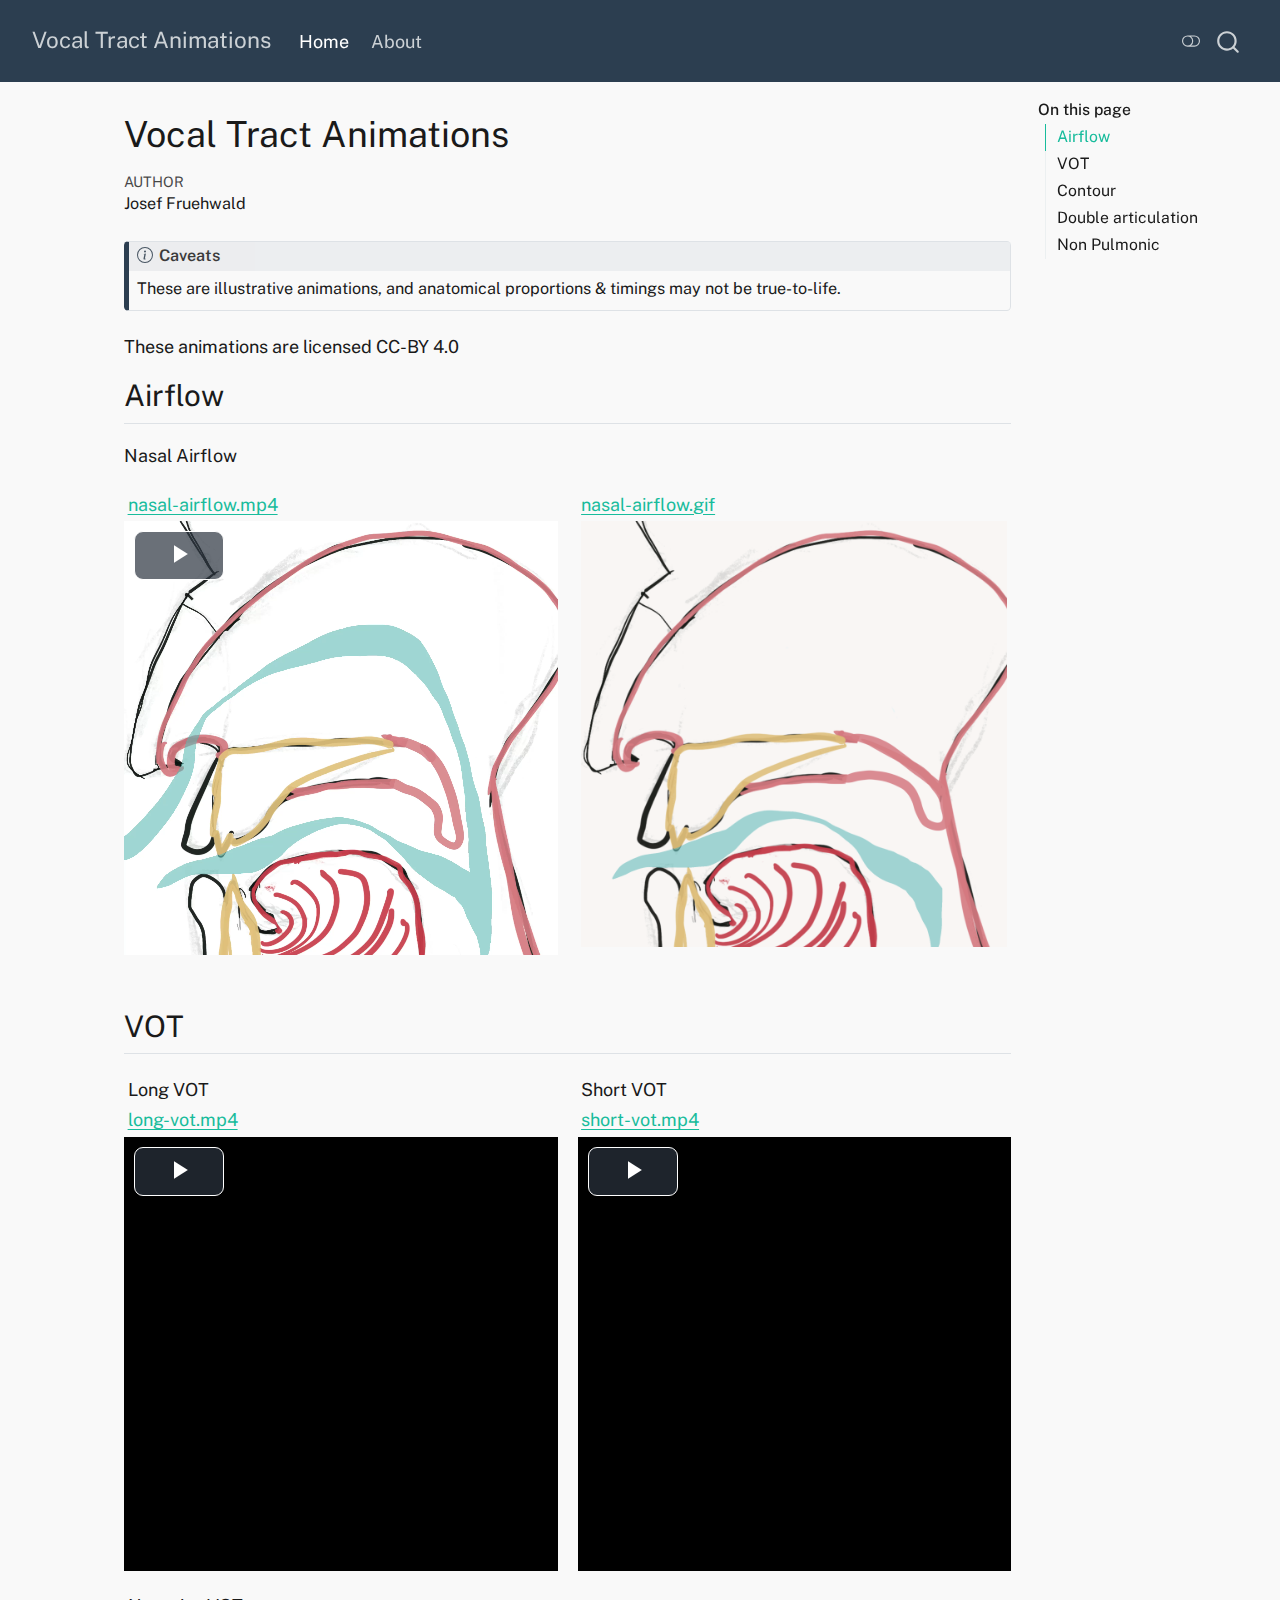
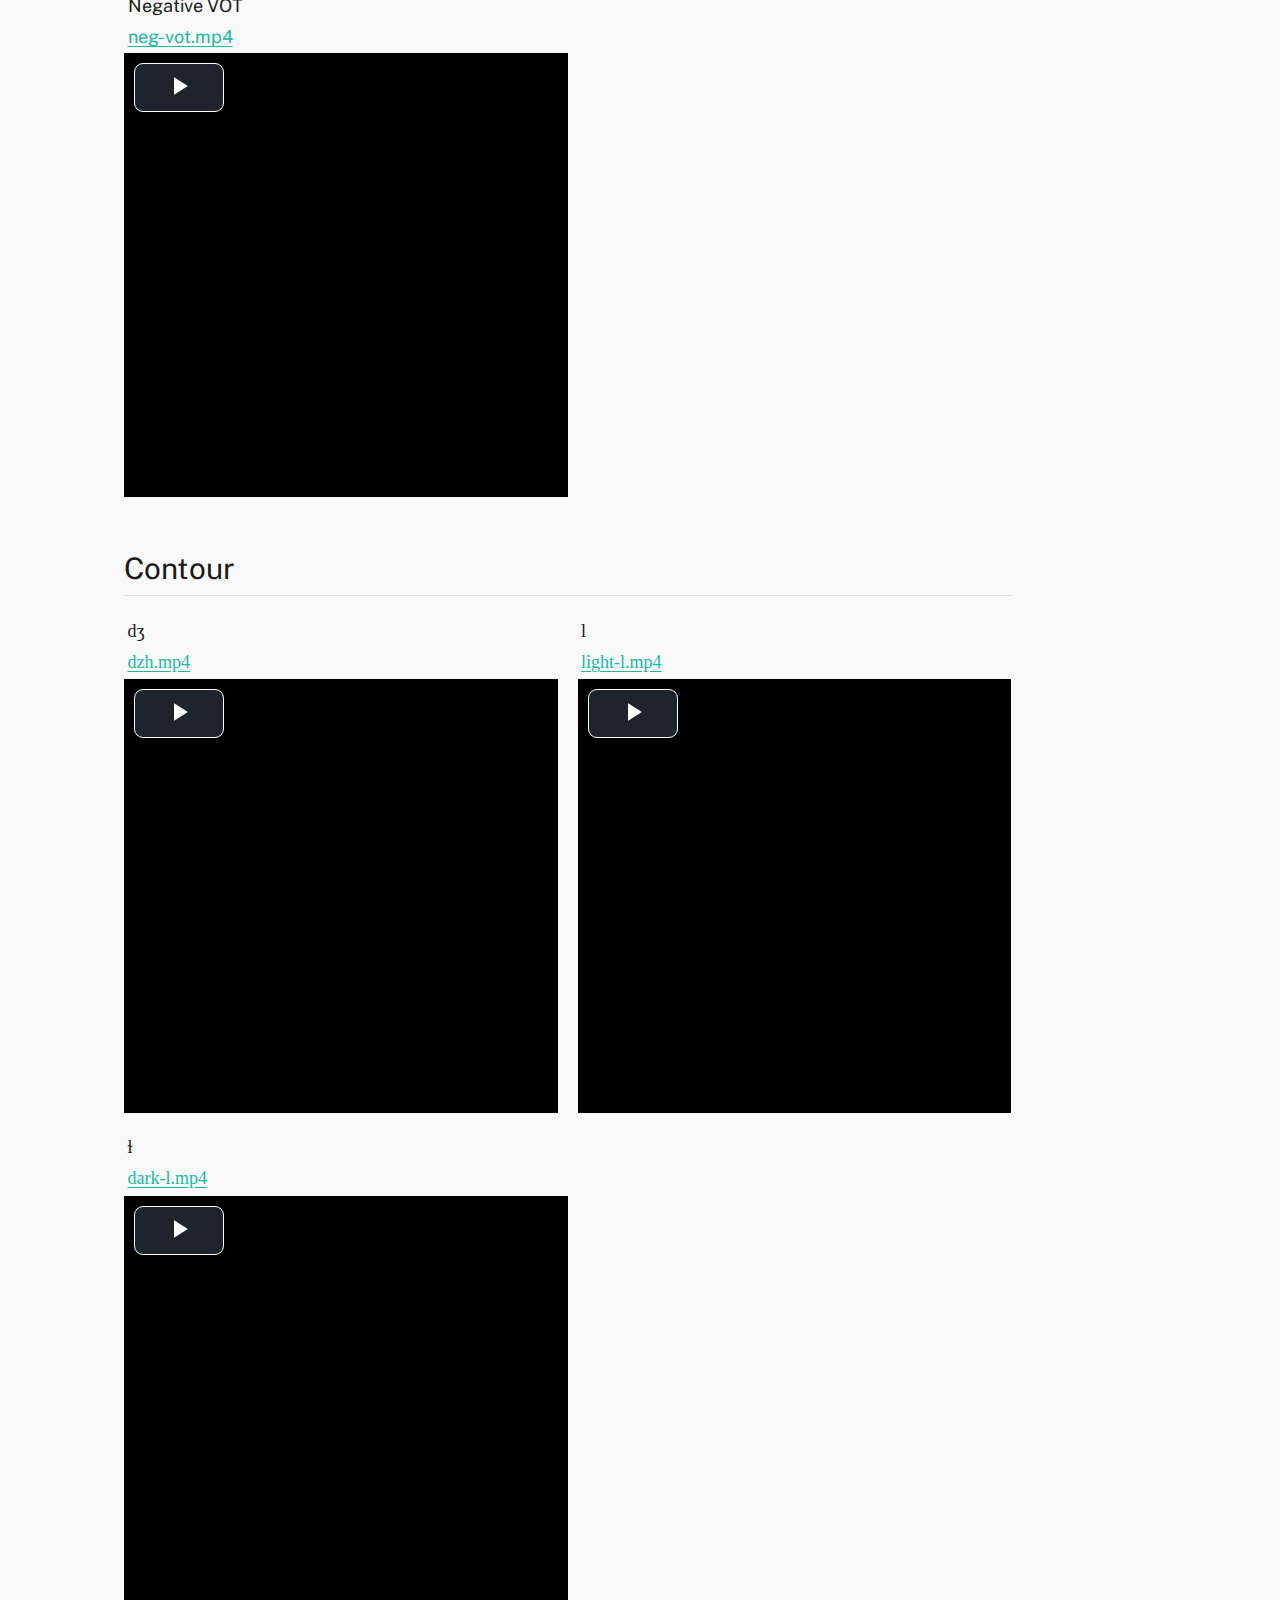
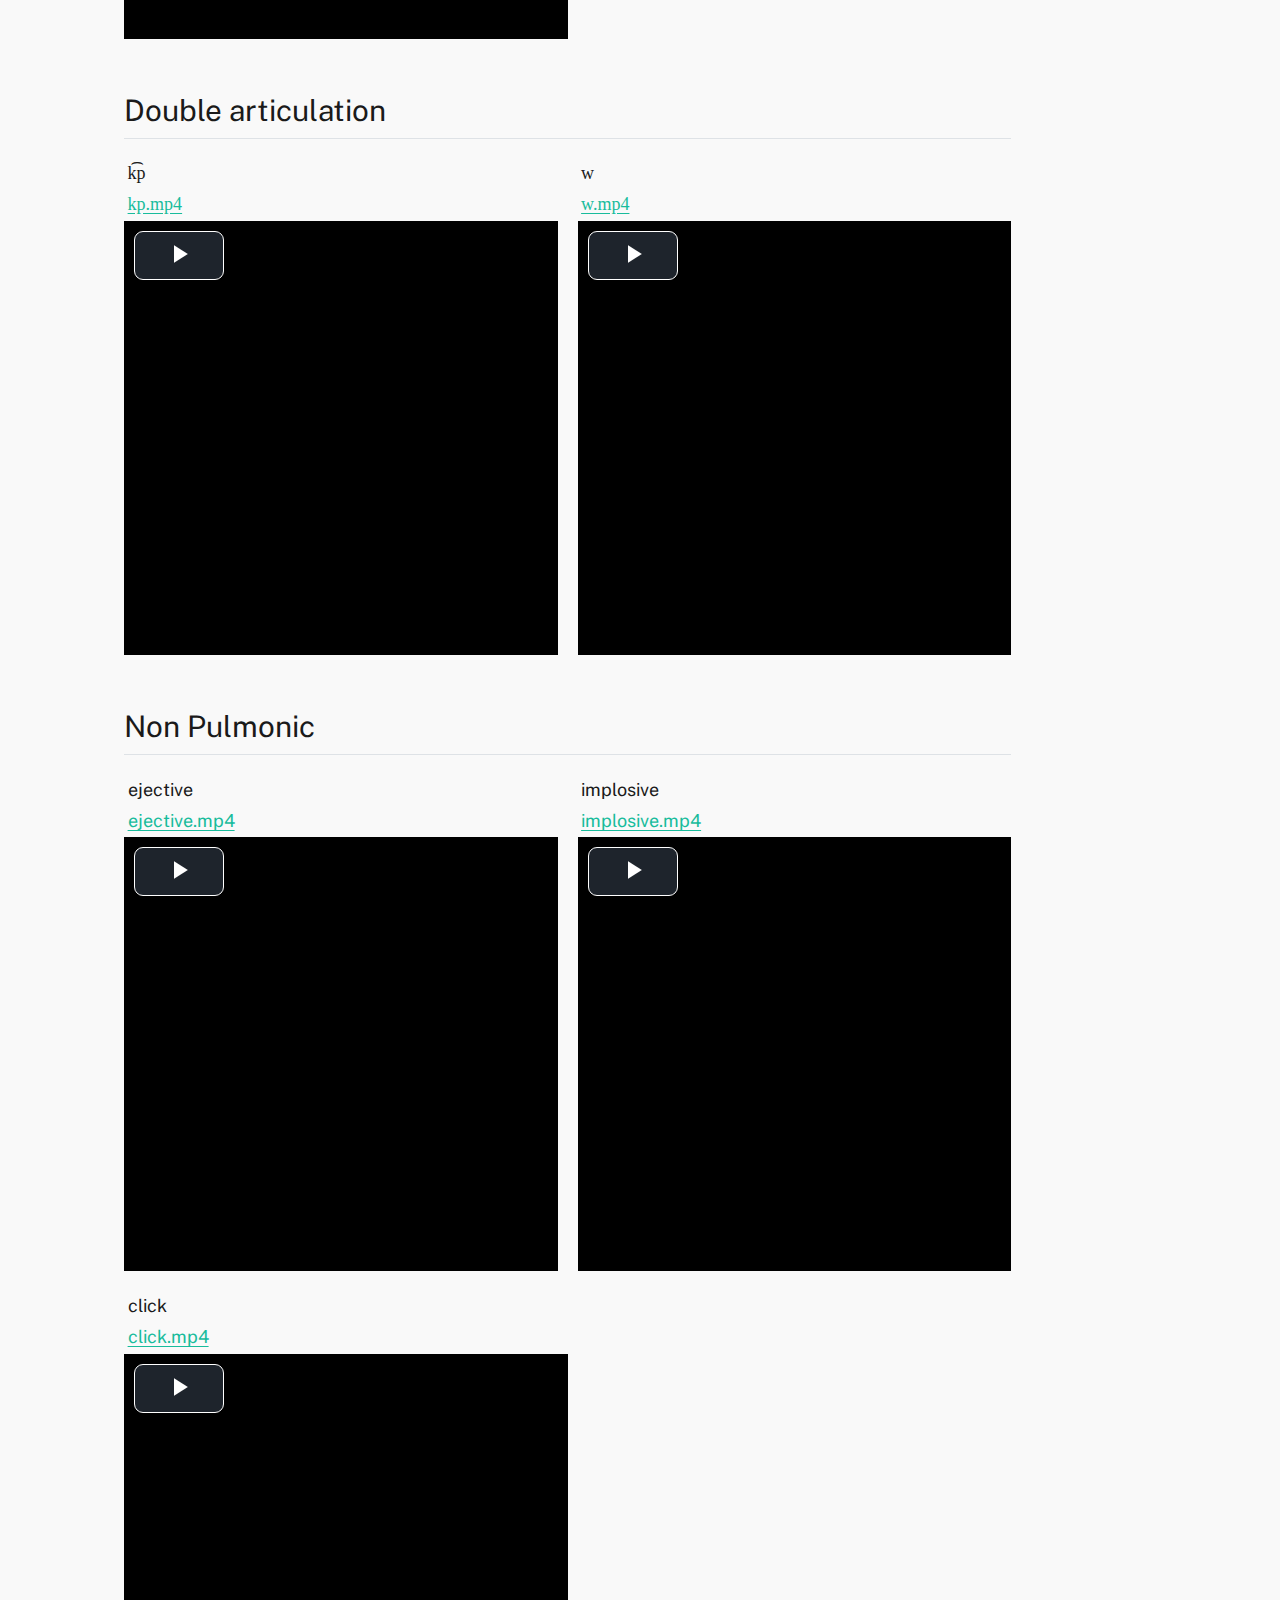
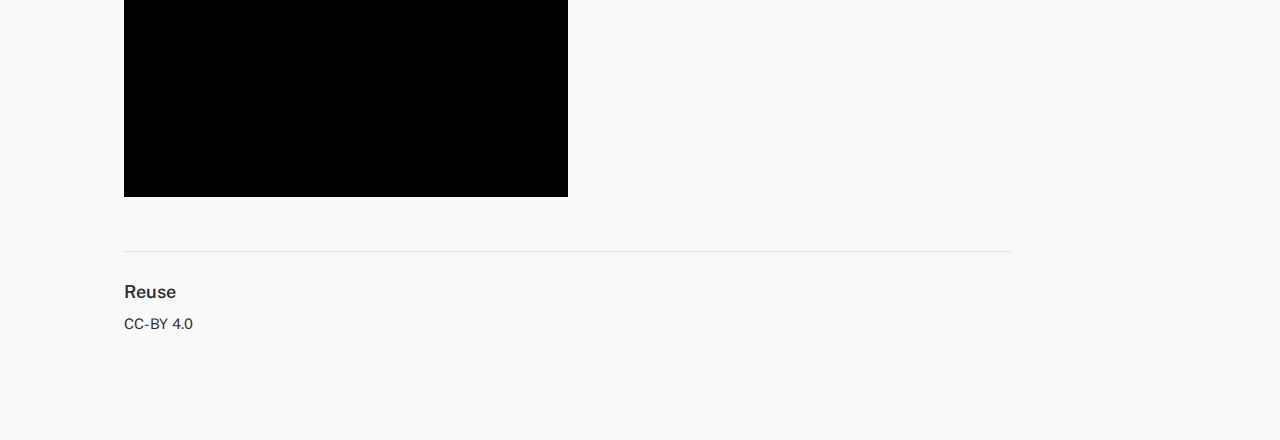
<file: index.html>
<!DOCTYPE html>
<html xmlns="http://www.w3.org/1999/xhtml" lang="en" xml:lang="en"><head>

<meta charset="utf-8">
<meta name="generator" content="quarto-1.7.30">

<meta name="viewport" content="width=device-width, initial-scale=1.0, user-scalable=yes">

<meta name="author" content="Josef Fruehwald">

<title>Vocal Tract Animations</title>
<style>
code{white-space: pre-wrap;}
span.smallcaps{font-variant: small-caps;}
div.columns{display: flex; gap: min(4vw, 1.5em);}
div.column{flex: auto; overflow-x: auto;}
div.hanging-indent{margin-left: 1.5em; text-indent: -1.5em;}
ul.task-list{list-style: none;}
ul.task-list li input[type="checkbox"] {
  width: 0.8em;
  margin: 0 0.8em 0.2em -1em; /* quarto-specific, see https://github.com/quarto-dev/quarto-cli/issues/4556 */ 
  vertical-align: middle;
}
</style>


<script src="site_libs/quarto-nav/quarto-nav.js"></script>
<script src="site_libs/quarto-nav/headroom.min.js"></script>
<script src="site_libs/clipboard/clipboard.min.js"></script>
<script src="site_libs/quarto-search/autocomplete.umd.js"></script>
<script src="site_libs/quarto-search/fuse.min.js"></script>
<script src="site_libs/quarto-search/quarto-search.js"></script>
<meta name="quarto:offset" content="./">
<script src="site_libs/quarto-html/quarto.js" type="module"></script>
<script src="site_libs/quarto-html/tabsets/tabsets.js" type="module"></script>
<script src="site_libs/quarto-html/popper.min.js"></script>
<script src="site_libs/quarto-html/tippy.umd.min.js"></script>
<script src="site_libs/quarto-html/anchor.min.js"></script>
<link href="site_libs/quarto-html/tippy.css" rel="stylesheet">
<link href="site_libs/quarto-html/quarto-syntax-highlighting-9039699a533c672139861192e66bc3c0.css" rel="stylesheet" class="quarto-color-scheme" id="quarto-text-highlighting-styles">
<link href="site_libs/quarto-html/quarto-syntax-highlighting-dark-ac0f16240ac27bf163f46ad129d99a0e.css" rel="stylesheet" class="quarto-color-scheme quarto-color-alternate" id="quarto-text-highlighting-styles">
<link href="site_libs/quarto-html/quarto-syntax-highlighting-9039699a533c672139861192e66bc3c0.css" rel="stylesheet" class="quarto-color-scheme-extra" id="quarto-text-highlighting-styles">
<script src="site_libs/bootstrap/bootstrap.min.js"></script>
<link href="site_libs/bootstrap/bootstrap-icons.css" rel="stylesheet">
<link href="site_libs/bootstrap/bootstrap-0dc1f404affed9a656595f0373248bf5.min.css" rel="stylesheet" append-hash="true" class="quarto-color-scheme" id="quarto-bootstrap" data-mode="light">
<link href="site_libs/bootstrap/bootstrap-dark-e13371648d7cb776a5dae6f942e2f892.min.css" rel="stylesheet" append-hash="true" class="quarto-color-scheme quarto-color-alternate" id="quarto-bootstrap" data-mode="dark">
<link href="site_libs/bootstrap/bootstrap-0dc1f404affed9a656595f0373248bf5.min.css" rel="stylesheet" append-hash="true" class="quarto-color-scheme-extra" id="quarto-bootstrap" data-mode="light">
<script src="site_libs/quarto-contrib/videojs/video.min.js"></script>
<link href="site_libs/quarto-contrib/videojs/video-js.css" rel="stylesheet">
<script src="site_libs/quarto-contrib/glightbox/glightbox.min.js"></script>
<link href="site_libs/quarto-contrib/glightbox/glightbox.min.css" rel="stylesheet">
<link href="site_libs/quarto-contrib/glightbox/lightbox.css" rel="stylesheet">
<script id="quarto-search-options" type="application/json">{
  "location": "navbar",
  "copy-button": false,
  "collapse-after": 3,
  "panel-placement": "end",
  "type": "overlay",
  "limit": 50,
  "keyboard-shortcut": [
    "f",
    "/",
    "s"
  ],
  "show-item-context": false,
  "language": {
    "search-no-results-text": "No results",
    "search-matching-documents-text": "matching documents",
    "search-copy-link-title": "Copy link to search",
    "search-hide-matches-text": "Hide additional matches",
    "search-more-match-text": "more match in this document",
    "search-more-matches-text": "more matches in this document",
    "search-clear-button-title": "Clear",
    "search-text-placeholder": "",
    "search-detached-cancel-button-title": "Cancel",
    "search-submit-button-title": "Submit",
    "search-label": "Search"
  }
}</script>
<style>html{ scroll-behavior: smooth; }</style>


<link rel="stylesheet" href="styles.css">
</head>

<body class="nav-fixed quarto-light"><script id="quarto-html-before-body" type="application/javascript">
    const toggleBodyColorMode = (bsSheetEl) => {
      const mode = bsSheetEl.getAttribute("data-mode");
      const bodyEl = window.document.querySelector("body");
      if (mode === "dark") {
        bodyEl.classList.add("quarto-dark");
        bodyEl.classList.remove("quarto-light");
      } else {
        bodyEl.classList.add("quarto-light");
        bodyEl.classList.remove("quarto-dark");
      }
    }
    const toggleBodyColorPrimary = () => {
      const bsSheetEl = window.document.querySelector("link#quarto-bootstrap:not([rel=disabled-stylesheet])");
      if (bsSheetEl) {
        toggleBodyColorMode(bsSheetEl);
      }
    }
    const setColorSchemeToggle = (alternate) => {
      const toggles = window.document.querySelectorAll('.quarto-color-scheme-toggle');
      for (let i=0; i < toggles.length; i++) {
        const toggle = toggles[i];
        if (toggle) {
          if (alternate) {
            toggle.classList.add("alternate");
          } else {
            toggle.classList.remove("alternate");
          }
        }
      }
    };
    const toggleColorMode = (alternate) => {
      // Switch the stylesheets
      const primaryStylesheets = window.document.querySelectorAll('link.quarto-color-scheme:not(.quarto-color-alternate)');
      const alternateStylesheets = window.document.querySelectorAll('link.quarto-color-scheme.quarto-color-alternate');
      manageTransitions('#quarto-margin-sidebar .nav-link', false);
      if (alternate) {
        // note: dark is layered on light, we don't disable primary!
        enableStylesheet(alternateStylesheets);
        for (const sheetNode of alternateStylesheets) {
          if (sheetNode.id === "quarto-bootstrap") {
            toggleBodyColorMode(sheetNode);
          }
        }
      } else {
        disableStylesheet(alternateStylesheets);
        enableStylesheet(primaryStylesheets)
        toggleBodyColorPrimary();
      }
      manageTransitions('#quarto-margin-sidebar .nav-link', true);
      // Switch the toggles
      setColorSchemeToggle(alternate)
      // Hack to workaround the fact that safari doesn't
      // properly recolor the scrollbar when toggling (#1455)
      if (navigator.userAgent.indexOf('Safari') > 0 && navigator.userAgent.indexOf('Chrome') == -1) {
        manageTransitions("body", false);
        window.scrollTo(0, 1);
        setTimeout(() => {
          window.scrollTo(0, 0);
          manageTransitions("body", true);
        }, 40);
      }
    }
    const disableStylesheet = (stylesheets) => {
      for (let i=0; i < stylesheets.length; i++) {
        const stylesheet = stylesheets[i];
        stylesheet.rel = 'disabled-stylesheet';
      }
    }
    const enableStylesheet = (stylesheets) => {
      for (let i=0; i < stylesheets.length; i++) {
        const stylesheet = stylesheets[i];
        if(stylesheet.rel !== 'stylesheet') { // for Chrome, which will still FOUC without this check
          stylesheet.rel = 'stylesheet';
        }
      }
    }
    const manageTransitions = (selector, allowTransitions) => {
      const els = window.document.querySelectorAll(selector);
      for (let i=0; i < els.length; i++) {
        const el = els[i];
        if (allowTransitions) {
          el.classList.remove('notransition');
        } else {
          el.classList.add('notransition');
        }
      }
    }
    const isFileUrl = () => {
      return window.location.protocol === 'file:';
    }
    const hasAlternateSentinel = () => {
      let styleSentinel = getColorSchemeSentinel();
      if (styleSentinel !== null) {
        return styleSentinel === "alternate";
      } else {
        return false;
      }
    }
    const setStyleSentinel = (alternate) => {
      const value = alternate ? "alternate" : "default";
      if (!isFileUrl()) {
        window.localStorage.setItem("quarto-color-scheme", value);
      } else {
        localAlternateSentinel = value;
      }
    }
    const getColorSchemeSentinel = () => {
      if (!isFileUrl()) {
        const storageValue = window.localStorage.getItem("quarto-color-scheme");
        return storageValue != null ? storageValue : localAlternateSentinel;
      } else {
        return localAlternateSentinel;
      }
    }
    const toggleGiscusIfUsed = (isAlternate, darkModeDefault) => {
      const baseTheme = document.querySelector('#giscus-base-theme')?.value ?? 'light';
      const alternateTheme = document.querySelector('#giscus-alt-theme')?.value ?? 'dark';
      let newTheme = '';
      if(authorPrefersDark) {
        newTheme = isAlternate ? baseTheme : alternateTheme;
      } else {
        newTheme = isAlternate ? alternateTheme : baseTheme;
      }
      const changeGiscusTheme = () => {
        // From: https://github.com/giscus/giscus/issues/336
        const sendMessage = (message) => {
          const iframe = document.querySelector('iframe.giscus-frame');
          if (!iframe) return;
          iframe.contentWindow.postMessage({ giscus: message }, 'https://giscus.app');
        }
        sendMessage({
          setConfig: {
            theme: newTheme
          }
        });
      }
      const isGiscussLoaded = window.document.querySelector('iframe.giscus-frame') !== null;
      if (isGiscussLoaded) {
        changeGiscusTheme();
      }
    };
    const authorPrefersDark = false;
    const darkModeDefault = authorPrefersDark;
      document.querySelector('link#quarto-text-highlighting-styles.quarto-color-scheme-extra').rel = 'disabled-stylesheet';
      document.querySelector('link#quarto-bootstrap.quarto-color-scheme-extra').rel = 'disabled-stylesheet';
    let localAlternateSentinel = darkModeDefault ? 'alternate' : 'default';
    // Dark / light mode switch
    window.quartoToggleColorScheme = () => {
      // Read the current dark / light value
      let toAlternate = !hasAlternateSentinel();
      toggleColorMode(toAlternate);
      setStyleSentinel(toAlternate);
      toggleGiscusIfUsed(toAlternate, darkModeDefault);
      window.dispatchEvent(new Event('resize'));
    };
    // Switch to dark mode if need be
    if (hasAlternateSentinel()) {
      toggleColorMode(true);
    } else {
      toggleColorMode(false);
    }
  </script>

<div id="quarto-search-results"></div>
  <header id="quarto-header" class="headroom fixed-top">
    <nav class="navbar navbar-expand-lg " data-bs-theme="dark">
      <div class="navbar-container container-fluid">
      <div class="navbar-brand-container mx-auto">
    <a class="navbar-brand" href="./index.html">
    <span class="navbar-title">Vocal Tract Animations</span>
    </a>
  </div>
            <div id="quarto-search" class="" title="Search"></div>
          <button class="navbar-toggler" type="button" data-bs-toggle="collapse" data-bs-target="#navbarCollapse" aria-controls="navbarCollapse" role="menu" aria-expanded="false" aria-label="Toggle navigation" onclick="if (window.quartoToggleHeadroom) { window.quartoToggleHeadroom(); }">
  <span class="navbar-toggler-icon"></span>
</button>
          <div class="collapse navbar-collapse" id="navbarCollapse">
            <ul class="navbar-nav navbar-nav-scroll me-auto">
  <li class="nav-item">
    <a class="nav-link active" href="./index.html" aria-current="page"> 
<span class="menu-text">Home</span></a>
  </li>  
  <li class="nav-item">
    <a class="nav-link" href="./about.html"> 
<span class="menu-text">About</span></a>
  </li>  
</ul>
          </div> <!-- /navcollapse -->
            <div class="quarto-navbar-tools">
  <a href="" class="quarto-color-scheme-toggle quarto-navigation-tool  px-1" onclick="window.quartoToggleColorScheme(); return false;" title="Toggle dark mode"><i class="bi"></i></a>
</div>
      </div> <!-- /container-fluid -->
    </nav>
</header>
<!-- content -->
<div id="quarto-content" class="quarto-container page-columns page-rows-contents page-layout-article page-navbar">
<!-- sidebar -->
<!-- margin-sidebar -->
    <div id="quarto-margin-sidebar" class="sidebar margin-sidebar">
        <nav id="TOC" role="doc-toc" class="toc-active">
    <h2 id="toc-title">On this page</h2>
   
  <ul>
  <li><a href="#airflow" id="toc-airflow" class="nav-link active" data-scroll-target="#airflow">Airflow</a></li>
  <li><a href="#vot" id="toc-vot" class="nav-link" data-scroll-target="#vot">VOT</a></li>
  <li><a href="#contour" id="toc-contour" class="nav-link" data-scroll-target="#contour">Contour</a></li>
  <li><a href="#double-articulation" id="toc-double-articulation" class="nav-link" data-scroll-target="#double-articulation">Double articulation</a></li>
  <li><a href="#non-pulmonic" id="toc-non-pulmonic" class="nav-link" data-scroll-target="#non-pulmonic">Non Pulmonic</a></li>
  </ul>
</nav>
    </div>
<!-- main -->
<main class="content" id="quarto-document-content">


<header id="title-block-header" class="quarto-title-block default">
<div class="quarto-title">
<h1 class="title">Vocal Tract Animations</h1>
</div>



<div class="quarto-title-meta">

    <div>
    <div class="quarto-title-meta-heading">Author</div>
    <div class="quarto-title-meta-contents">
             <p>Josef Fruehwald </p>
          </div>
  </div>
    
  
    
  </div>
  


</header>


<div class="callout callout-style-default callout-note callout-titled">
<div class="callout-header d-flex align-content-center">
<div class="callout-icon-container">
<i class="callout-icon"></i>
</div>
<div class="callout-title-container flex-fill">
Caveats
</div>
</div>
<div class="callout-body-container callout-body">
<p>These are illustrative animations, and anatomical proportions &amp; timings may not be true-to-life.</p>
</div>
</div>
<p>These animations are licensed CC-BY 4.0</p>
<section id="airflow" class="level2">
<h2 class="anchored" data-anchor-id="airflow">Airflow</h2>
<p>Nasal Airflow</p>
<div class="quarto-layout-panel" data-layout-ncol="2">
<div class="quarto-layout-row">
<div class="quarto-layout-cell" style="flex-basis: 50.0%;justify-content: flex-start;">
<p><a href="airflow/nasal-airflow.mp4">nasal-airflow.mp4</a></p>
<div class="quarto-video"><video id="video_shortcode_videojs_video1" class="video-js vjs-default-skin vjs-fluid" controls="" preload="auto" data-setup="{}" title=""><source src="airflow/nasal-airflow.mp4"></video></div>
</div>
<div class="quarto-layout-cell" style="flex-basis: 50.0%;justify-content: center;">
<p><a href="airflow/nasal-airflow.gif">nasal-airflow.gif</a></p>
<p><a href="airflow/nasal-airflow.gif" class="lightbox" data-gallery="quarto-lightbox-gallery-1"><img src="airflow/nasal-airflow.gif" class="img-fluid"></a></p>
</div>
</div>
</div>
</section>
<section id="vot" class="level2">
<h2 class="anchored" data-anchor-id="vot">VOT</h2>
<div class="quarto-layout-panel" data-layout-ncol="2">
<div class="quarto-layout-row">
<div class="quarto-layout-cell" style="flex-basis: 50.0%;justify-content: flex-start;">
<p>Long VOT</p>
<p><a href="vot/long-vot.mp4">long-vot.mp4</a></p>
<div class="quarto-video"><video id="video_shortcode_videojs_video2" class="video-js vjs-default-skin vjs-fluid" controls="" preload="auto" data-setup="{}" title=""><source src="vot/long-vot.mp4"></video></div>
</div>
<div class="quarto-layout-cell" style="flex-basis: 50.0%;justify-content: flex-start;">
<p>Short VOT</p>
<p><a href="vot/short-vot.mp4">short-vot.mp4</a></p>
<div class="quarto-video"><video id="video_shortcode_videojs_video3" class="video-js vjs-default-skin vjs-fluid" controls="" preload="auto" data-setup="{}" title=""><source src="vot/short-vot.mp4"></video></div>
</div>
</div>
<div class="quarto-layout-row">
<div class="quarto-layout-cell" style="flex-basis: 50.0%;justify-content: flex-start;">
<p>Negative VOT</p>
<p><a href="vot/neg-vot.mp4">neg-vot.mp4</a></p>
<div class="quarto-video"><video id="video_shortcode_videojs_video4" class="video-js vjs-default-skin vjs-fluid" controls="" preload="auto" data-setup="{}" title=""><source src="vot/neg-vot.mp4"></video></div>
</div>
</div>
</div>
</section>
<section id="contour" class="level2">
<h2 class="anchored" data-anchor-id="contour">Contour</h2>
<div class="quarto-layout-panel" data-layout-ncol="2">
<div class="quarto-layout-row">
<div class="ipa quarto-layout-cell" style="flex-basis: 50.0%;justify-content: flex-start;">
<p>dʒ</p>
<p><a href="contour-segments/dzh.mp4">dzh.mp4</a></p>
<div class="quarto-video"><video id="video_shortcode_videojs_video5" class="video-js vjs-default-skin vjs-fluid" controls="" preload="auto" data-setup="{}" title=""><source src="contour-segments/dzh.mp4"></video></div>
</div>
<div class="ipa quarto-layout-cell" style="flex-basis: 50.0%;justify-content: flex-start;">
<p>l</p>
<p><a href="contour-segments/light-l.mp4">light-l.mp4</a></p>
<div class="quarto-video"><video id="video_shortcode_videojs_video6" class="video-js vjs-default-skin vjs-fluid" controls="" preload="auto" data-setup="{}" title=""><source src="contour-segments/light-l.mp4"></video></div>
</div>
</div>
<div class="quarto-layout-row">
<div class="ipa quarto-layout-cell" style="flex-basis: 50.0%;justify-content: flex-start;">
<p>ɫ</p>
<p><a href="contour-segments/dark-l.mp4">dark-l.mp4</a></p>
<div class="quarto-video"><video id="video_shortcode_videojs_video7" class="video-js vjs-default-skin vjs-fluid" controls="" preload="auto" data-setup="{}" title=""><source src="contour-segments/dark-l.mp4"></video></div>
</div>
</div>
</div>
</section>
<section id="double-articulation" class="level2">
<h2 class="anchored" data-anchor-id="double-articulation">Double articulation</h2>
<div class="quarto-layout-panel" data-layout-ncol="2">
<div class="quarto-layout-row">
<div class="ipa quarto-layout-cell" style="flex-basis: 50.0%;justify-content: flex-start;">
<p>k͡p</p>
<p><a href="double-articulation/kp.mp4">kp.mp4</a></p>
<div class="quarto-video"><video id="video_shortcode_videojs_video8" class="video-js vjs-default-skin vjs-fluid" controls="" preload="auto" data-setup="{}" title=""><source src="double-articulation/kp.mp4"></video></div>
</div>
<div class="ipa quarto-layout-cell" style="flex-basis: 50.0%;justify-content: flex-start;">
<p>w</p>
<p><a href="double-articulation/w.mp4">w.mp4</a></p>
<div class="quarto-video"><video id="video_shortcode_videojs_video9" class="video-js vjs-default-skin vjs-fluid" controls="" preload="auto" data-setup="{}" title=""><source src="double-articulation/w.mp4"></video></div>
</div>
</div>
</div>
</section>
<section id="non-pulmonic" class="level2">
<h2 class="anchored" data-anchor-id="non-pulmonic">Non Pulmonic</h2>
<div class="quarto-layout-panel" data-layout-ncol="2">
<div class="quarto-layout-row">
<div class="quarto-layout-cell" style="flex-basis: 50.0%;justify-content: flex-start;">
<p>ejective</p>
<p><a href="non-pulmonic/ejective.mp4">ejective.mp4</a></p>
<div class="quarto-video"><video id="video_shortcode_videojs_video10" class="video-js vjs-default-skin vjs-fluid" controls="" preload="auto" data-setup="{}" title=""><source src="non-pulmonic/ejective.mp4"></video></div>
</div>
<div class="quarto-layout-cell" style="flex-basis: 50.0%;justify-content: flex-start;">
<p>implosive</p>
<p><a href="non-pulmonic/implosive.mp4">implosive.mp4</a></p>
<div class="quarto-video"><video id="video_shortcode_videojs_video11" class="video-js vjs-default-skin vjs-fluid" controls="" preload="auto" data-setup="{}" title=""><source src="non-pulmonic/implosive.mp4"></video></div>
</div>
</div>
<div class="quarto-layout-row">
<div class="quarto-layout-cell" style="flex-basis: 50.0%;justify-content: flex-start;">
<p>click</p>
<p><a href="non-pulmonic/click.mp4">click.mp4</a></p>
<div class="quarto-video"><video id="video_shortcode_videojs_video12" class="video-js vjs-default-skin vjs-fluid" controls="" preload="auto" data-setup="{}" title=""><source src="non-pulmonic/click.mp4"></video></div>
</div>
</div>
</div>


</section>

<div id="quarto-appendix" class="default"><section class="quarto-appendix-contents" id="quarto-reuse"><h2 class="anchored quarto-appendix-heading">Reuse</h2><div class="quarto-appendix-contents"><div>CC-BY 4.0</div></div></section></div></main> <!-- /main -->
<script id="quarto-html-after-body" type="application/javascript">
  window.document.addEventListener("DOMContentLoaded", function (event) {
    // Ensure there is a toggle, if there isn't float one in the top right
    if (window.document.querySelector('.quarto-color-scheme-toggle') === null) {
      const a = window.document.createElement('a');
      a.classList.add('top-right');
      a.classList.add('quarto-color-scheme-toggle');
      a.href = "";
      a.onclick = function() { try { window.quartoToggleColorScheme(); } catch {} return false; };
      const i = window.document.createElement("i");
      i.classList.add('bi');
      a.appendChild(i);
      window.document.body.appendChild(a);
    }
    setColorSchemeToggle(hasAlternateSentinel())
    const icon = "";
    const anchorJS = new window.AnchorJS();
    anchorJS.options = {
      placement: 'right',
      icon: icon
    };
    anchorJS.add('.anchored');
    const isCodeAnnotation = (el) => {
      for (const clz of el.classList) {
        if (clz.startsWith('code-annotation-')) {                     
          return true;
        }
      }
      return false;
    }
    const onCopySuccess = function(e) {
      // button target
      const button = e.trigger;
      // don't keep focus
      button.blur();
      // flash "checked"
      button.classList.add('code-copy-button-checked');
      var currentTitle = button.getAttribute("title");
      button.setAttribute("title", "Copied!");
      let tooltip;
      if (window.bootstrap) {
        button.setAttribute("data-bs-toggle", "tooltip");
        button.setAttribute("data-bs-placement", "left");
        button.setAttribute("data-bs-title", "Copied!");
        tooltip = new bootstrap.Tooltip(button, 
          { trigger: "manual", 
            customClass: "code-copy-button-tooltip",
            offset: [0, -8]});
        tooltip.show();    
      }
      setTimeout(function() {
        if (tooltip) {
          tooltip.hide();
          button.removeAttribute("data-bs-title");
          button.removeAttribute("data-bs-toggle");
          button.removeAttribute("data-bs-placement");
        }
        button.setAttribute("title", currentTitle);
        button.classList.remove('code-copy-button-checked');
      }, 1000);
      // clear code selection
      e.clearSelection();
    }
    const getTextToCopy = function(trigger) {
        const codeEl = trigger.previousElementSibling.cloneNode(true);
        for (const childEl of codeEl.children) {
          if (isCodeAnnotation(childEl)) {
            childEl.remove();
          }
        }
        return codeEl.innerText;
    }
    const clipboard = new window.ClipboardJS('.code-copy-button:not([data-in-quarto-modal])', {
      text: getTextToCopy
    });
    clipboard.on('success', onCopySuccess);
    if (window.document.getElementById('quarto-embedded-source-code-modal')) {
      const clipboardModal = new window.ClipboardJS('.code-copy-button[data-in-quarto-modal]', {
        text: getTextToCopy,
        container: window.document.getElementById('quarto-embedded-source-code-modal')
      });
      clipboardModal.on('success', onCopySuccess);
    }
      var localhostRegex = new RegExp(/^(?:http|https):\/\/localhost\:?[0-9]*\//);
      var mailtoRegex = new RegExp(/^mailto:/);
        var filterRegex = new RegExp("https:\/\/jofrhwld\.github\.io\/vocal_tract_animations");
      var isInternal = (href) => {
          return filterRegex.test(href) || localhostRegex.test(href) || mailtoRegex.test(href);
      }
      // Inspect non-navigation links and adorn them if external
     var links = window.document.querySelectorAll('a[href]:not(.nav-link):not(.navbar-brand):not(.toc-action):not(.sidebar-link):not(.sidebar-item-toggle):not(.pagination-link):not(.no-external):not([aria-hidden]):not(.dropdown-item):not(.quarto-navigation-tool):not(.about-link)');
      for (var i=0; i<links.length; i++) {
        const link = links[i];
        if (!isInternal(link.href)) {
          // undo the damage that might have been done by quarto-nav.js in the case of
          // links that we want to consider external
          if (link.dataset.originalHref !== undefined) {
            link.href = link.dataset.originalHref;
          }
            // target, if specified
            link.setAttribute("target", "_blank");
            if (link.getAttribute("rel") === null) {
              link.setAttribute("rel", "noopener");
            }
        }
      }
    function tippyHover(el, contentFn, onTriggerFn, onUntriggerFn) {
      const config = {
        allowHTML: true,
        maxWidth: 500,
        delay: 100,
        arrow: false,
        appendTo: function(el) {
            return el.parentElement;
        },
        interactive: true,
        interactiveBorder: 10,
        theme: 'quarto',
        placement: 'bottom-start',
      };
      if (contentFn) {
        config.content = contentFn;
      }
      if (onTriggerFn) {
        config.onTrigger = onTriggerFn;
      }
      if (onUntriggerFn) {
        config.onUntrigger = onUntriggerFn;
      }
      window.tippy(el, config); 
    }
    const noterefs = window.document.querySelectorAll('a[role="doc-noteref"]');
    for (var i=0; i<noterefs.length; i++) {
      const ref = noterefs[i];
      tippyHover(ref, function() {
        // use id or data attribute instead here
        let href = ref.getAttribute('data-footnote-href') || ref.getAttribute('href');
        try { href = new URL(href).hash; } catch {}
        const id = href.replace(/^#\/?/, "");
        const note = window.document.getElementById(id);
        if (note) {
          return note.innerHTML;
        } else {
          return "";
        }
      });
    }
    const xrefs = window.document.querySelectorAll('a.quarto-xref');
    const processXRef = (id, note) => {
      // Strip column container classes
      const stripColumnClz = (el) => {
        el.classList.remove("page-full", "page-columns");
        if (el.children) {
          for (const child of el.children) {
            stripColumnClz(child);
          }
        }
      }
      stripColumnClz(note)
      if (id === null || id.startsWith('sec-')) {
        // Special case sections, only their first couple elements
        const container = document.createElement("div");
        if (note.children && note.children.length > 2) {
          container.appendChild(note.children[0].cloneNode(true));
          for (let i = 1; i < note.children.length; i++) {
            const child = note.children[i];
            if (child.tagName === "P" && child.innerText === "") {
              continue;
            } else {
              container.appendChild(child.cloneNode(true));
              break;
            }
          }
          if (window.Quarto?.typesetMath) {
            window.Quarto.typesetMath(container);
          }
          return container.innerHTML
        } else {
          if (window.Quarto?.typesetMath) {
            window.Quarto.typesetMath(note);
          }
          return note.innerHTML;
        }
      } else {
        // Remove any anchor links if they are present
        const anchorLink = note.querySelector('a.anchorjs-link');
        if (anchorLink) {
          anchorLink.remove();
        }
        if (window.Quarto?.typesetMath) {
          window.Quarto.typesetMath(note);
        }
        if (note.classList.contains("callout")) {
          return note.outerHTML;
        } else {
          return note.innerHTML;
        }
      }
    }
    for (var i=0; i<xrefs.length; i++) {
      const xref = xrefs[i];
      tippyHover(xref, undefined, function(instance) {
        instance.disable();
        let url = xref.getAttribute('href');
        let hash = undefined; 
        if (url.startsWith('#')) {
          hash = url;
        } else {
          try { hash = new URL(url).hash; } catch {}
        }
        if (hash) {
          const id = hash.replace(/^#\/?/, "");
          const note = window.document.getElementById(id);
          if (note !== null) {
            try {
              const html = processXRef(id, note.cloneNode(true));
              instance.setContent(html);
            } finally {
              instance.enable();
              instance.show();
            }
          } else {
            // See if we can fetch this
            fetch(url.split('#')[0])
            .then(res => res.text())
            .then(html => {
              const parser = new DOMParser();
              const htmlDoc = parser.parseFromString(html, "text/html");
              const note = htmlDoc.getElementById(id);
              if (note !== null) {
                const html = processXRef(id, note);
                instance.setContent(html);
              } 
            }).finally(() => {
              instance.enable();
              instance.show();
            });
          }
        } else {
          // See if we can fetch a full url (with no hash to target)
          // This is a special case and we should probably do some content thinning / targeting
          fetch(url)
          .then(res => res.text())
          .then(html => {
            const parser = new DOMParser();
            const htmlDoc = parser.parseFromString(html, "text/html");
            const note = htmlDoc.querySelector('main.content');
            if (note !== null) {
              // This should only happen for chapter cross references
              // (since there is no id in the URL)
              // remove the first header
              if (note.children.length > 0 && note.children[0].tagName === "HEADER") {
                note.children[0].remove();
              }
              const html = processXRef(null, note);
              instance.setContent(html);
            } 
          }).finally(() => {
            instance.enable();
            instance.show();
          });
        }
      }, function(instance) {
      });
    }
        let selectedAnnoteEl;
        const selectorForAnnotation = ( cell, annotation) => {
          let cellAttr = 'data-code-cell="' + cell + '"';
          let lineAttr = 'data-code-annotation="' +  annotation + '"';
          const selector = 'span[' + cellAttr + '][' + lineAttr + ']';
          return selector;
        }
        const selectCodeLines = (annoteEl) => {
          const doc = window.document;
          const targetCell = annoteEl.getAttribute("data-target-cell");
          const targetAnnotation = annoteEl.getAttribute("data-target-annotation");
          const annoteSpan = window.document.querySelector(selectorForAnnotation(targetCell, targetAnnotation));
          const lines = annoteSpan.getAttribute("data-code-lines").split(",");
          const lineIds = lines.map((line) => {
            return targetCell + "-" + line;
          })
          let top = null;
          let height = null;
          let parent = null;
          if (lineIds.length > 0) {
              //compute the position of the single el (top and bottom and make a div)
              const el = window.document.getElementById(lineIds[0]);
              top = el.offsetTop;
              height = el.offsetHeight;
              parent = el.parentElement.parentElement;
            if (lineIds.length > 1) {
              const lastEl = window.document.getElementById(lineIds[lineIds.length - 1]);
              const bottom = lastEl.offsetTop + lastEl.offsetHeight;
              height = bottom - top;
            }
            if (top !== null && height !== null && parent !== null) {
              // cook up a div (if necessary) and position it 
              let div = window.document.getElementById("code-annotation-line-highlight");
              if (div === null) {
                div = window.document.createElement("div");
                div.setAttribute("id", "code-annotation-line-highlight");
                div.style.position = 'absolute';
                parent.appendChild(div);
              }
              div.style.top = top - 2 + "px";
              div.style.height = height + 4 + "px";
              div.style.left = 0;
              let gutterDiv = window.document.getElementById("code-annotation-line-highlight-gutter");
              if (gutterDiv === null) {
                gutterDiv = window.document.createElement("div");
                gutterDiv.setAttribute("id", "code-annotation-line-highlight-gutter");
                gutterDiv.style.position = 'absolute';
                const codeCell = window.document.getElementById(targetCell);
                const gutter = codeCell.querySelector('.code-annotation-gutter');
                gutter.appendChild(gutterDiv);
              }
              gutterDiv.style.top = top - 2 + "px";
              gutterDiv.style.height = height + 4 + "px";
            }
            selectedAnnoteEl = annoteEl;
          }
        };
        const unselectCodeLines = () => {
          const elementsIds = ["code-annotation-line-highlight", "code-annotation-line-highlight-gutter"];
          elementsIds.forEach((elId) => {
            const div = window.document.getElementById(elId);
            if (div) {
              div.remove();
            }
          });
          selectedAnnoteEl = undefined;
        };
          // Handle positioning of the toggle
      window.addEventListener(
        "resize",
        throttle(() => {
          elRect = undefined;
          if (selectedAnnoteEl) {
            selectCodeLines(selectedAnnoteEl);
          }
        }, 10)
      );
      function throttle(fn, ms) {
      let throttle = false;
      let timer;
        return (...args) => {
          if(!throttle) { // first call gets through
              fn.apply(this, args);
              throttle = true;
          } else { // all the others get throttled
              if(timer) clearTimeout(timer); // cancel #2
              timer = setTimeout(() => {
                fn.apply(this, args);
                timer = throttle = false;
              }, ms);
          }
        };
      }
        // Attach click handler to the DT
        const annoteDls = window.document.querySelectorAll('dt[data-target-cell]');
        for (const annoteDlNode of annoteDls) {
          annoteDlNode.addEventListener('click', (event) => {
            const clickedEl = event.target;
            if (clickedEl !== selectedAnnoteEl) {
              unselectCodeLines();
              const activeEl = window.document.querySelector('dt[data-target-cell].code-annotation-active');
              if (activeEl) {
                activeEl.classList.remove('code-annotation-active');
              }
              selectCodeLines(clickedEl);
              clickedEl.classList.add('code-annotation-active');
            } else {
              // Unselect the line
              unselectCodeLines();
              clickedEl.classList.remove('code-annotation-active');
            }
          });
        }
    const findCites = (el) => {
      const parentEl = el.parentElement;
      if (parentEl) {
        const cites = parentEl.dataset.cites;
        if (cites) {
          return {
            el,
            cites: cites.split(' ')
          };
        } else {
          return findCites(el.parentElement)
        }
      } else {
        return undefined;
      }
    };
    var bibliorefs = window.document.querySelectorAll('a[role="doc-biblioref"]');
    for (var i=0; i<bibliorefs.length; i++) {
      const ref = bibliorefs[i];
      const citeInfo = findCites(ref);
      if (citeInfo) {
        tippyHover(citeInfo.el, function() {
          var popup = window.document.createElement('div');
          citeInfo.cites.forEach(function(cite) {
            var citeDiv = window.document.createElement('div');
            citeDiv.classList.add('hanging-indent');
            citeDiv.classList.add('csl-entry');
            var biblioDiv = window.document.getElementById('ref-' + cite);
            if (biblioDiv) {
              citeDiv.innerHTML = biblioDiv.innerHTML;
            }
            popup.appendChild(citeDiv);
          });
          return popup.innerHTML;
        });
      }
    }
  });
  </script>
</div> <!-- /content -->
<script>videojs(video_shortcode_videojs_video1);</script>
<script>videojs(video_shortcode_videojs_video2);</script>
<script>videojs(video_shortcode_videojs_video3);</script>
<script>videojs(video_shortcode_videojs_video4);</script>
<script>videojs(video_shortcode_videojs_video5);</script>
<script>videojs(video_shortcode_videojs_video6);</script>
<script>videojs(video_shortcode_videojs_video7);</script>
<script>videojs(video_shortcode_videojs_video8);</script>
<script>videojs(video_shortcode_videojs_video9);</script>
<script>videojs(video_shortcode_videojs_video10);</script>
<script>videojs(video_shortcode_videojs_video11);</script>
<script>videojs(video_shortcode_videojs_video12);</script>
<script>var lightboxQuarto = GLightbox({"closeEffect":"zoom","descPosition":"bottom","loop":false,"openEffect":"zoom","selector":".lightbox"});
(function() {
  let previousOnload = window.onload;
  window.onload = () => {
    if (previousOnload) {
      previousOnload();
    }
    lightboxQuarto.on('slide_before_load', (data) => {
      const { slideIndex, slideNode, slideConfig, player, trigger } = data;
      const href = trigger.getAttribute('href');
      if (href !== null) {
        const imgEl = window.document.querySelector(`a[href="${href}"] img`);
        if (imgEl !== null) {
          const srcAttr = imgEl.getAttribute("src");
          if (srcAttr && srcAttr.startsWith("data:")) {
            slideConfig.href = srcAttr;
          }
        }
      } 
    });
  
    lightboxQuarto.on('slide_after_load', (data) => {
      const { slideIndex, slideNode, slideConfig, player, trigger } = data;
      if (window.Quarto?.typesetMath) {
        window.Quarto.typesetMath(slideNode);
      }
    });
  
  };
  
})();
          </script>




<script src="site_libs/quarto-html/zenscroll-min.js"></script>
</body></html>
</file>
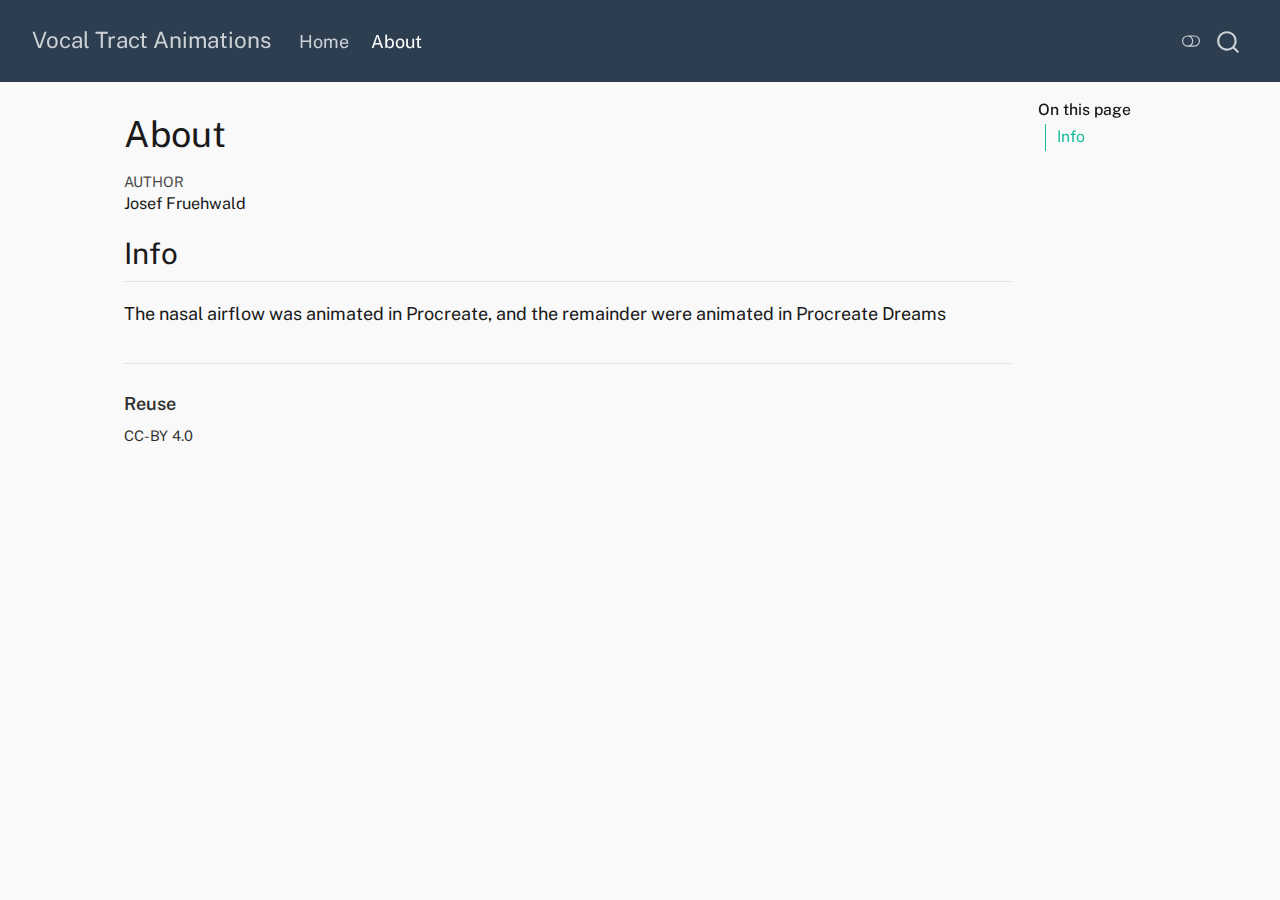
<file: about.html>
<!DOCTYPE html>
<html xmlns="http://www.w3.org/1999/xhtml" lang="en" xml:lang="en"><head>

<meta charset="utf-8">
<meta name="generator" content="quarto-1.7.30">

<meta name="viewport" content="width=device-width, initial-scale=1.0, user-scalable=yes">

<meta name="author" content="Josef Fruehwald">

<title>About – Vocal Tract Animations</title>
<style>
code{white-space: pre-wrap;}
span.smallcaps{font-variant: small-caps;}
div.columns{display: flex; gap: min(4vw, 1.5em);}
div.column{flex: auto; overflow-x: auto;}
div.hanging-indent{margin-left: 1.5em; text-indent: -1.5em;}
ul.task-list{list-style: none;}
ul.task-list li input[type="checkbox"] {
  width: 0.8em;
  margin: 0 0.8em 0.2em -1em; /* quarto-specific, see https://github.com/quarto-dev/quarto-cli/issues/4556 */ 
  vertical-align: middle;
}
</style>


<script src="site_libs/quarto-nav/quarto-nav.js"></script>
<script src="site_libs/quarto-nav/headroom.min.js"></script>
<script src="site_libs/clipboard/clipboard.min.js"></script>
<script src="site_libs/quarto-search/autocomplete.umd.js"></script>
<script src="site_libs/quarto-search/fuse.min.js"></script>
<script src="site_libs/quarto-search/quarto-search.js"></script>
<meta name="quarto:offset" content="./">
<script src="site_libs/quarto-html/quarto.js" type="module"></script>
<script src="site_libs/quarto-html/tabsets/tabsets.js" type="module"></script>
<script src="site_libs/quarto-html/popper.min.js"></script>
<script src="site_libs/quarto-html/tippy.umd.min.js"></script>
<script src="site_libs/quarto-html/anchor.min.js"></script>
<link href="site_libs/quarto-html/tippy.css" rel="stylesheet">
<link href="site_libs/quarto-html/quarto-syntax-highlighting-9039699a533c672139861192e66bc3c0.css" rel="stylesheet" class="quarto-color-scheme" id="quarto-text-highlighting-styles">
<link href="site_libs/quarto-html/quarto-syntax-highlighting-dark-ac0f16240ac27bf163f46ad129d99a0e.css" rel="stylesheet" class="quarto-color-scheme quarto-color-alternate" id="quarto-text-highlighting-styles">
<link href="site_libs/quarto-html/quarto-syntax-highlighting-9039699a533c672139861192e66bc3c0.css" rel="stylesheet" class="quarto-color-scheme-extra" id="quarto-text-highlighting-styles">
<script src="site_libs/bootstrap/bootstrap.min.js"></script>
<link href="site_libs/bootstrap/bootstrap-icons.css" rel="stylesheet">
<link href="site_libs/bootstrap/bootstrap-0dc1f404affed9a656595f0373248bf5.min.css" rel="stylesheet" append-hash="true" class="quarto-color-scheme" id="quarto-bootstrap" data-mode="light">
<link href="site_libs/bootstrap/bootstrap-dark-e13371648d7cb776a5dae6f942e2f892.min.css" rel="stylesheet" append-hash="true" class="quarto-color-scheme quarto-color-alternate" id="quarto-bootstrap" data-mode="dark">
<link href="site_libs/bootstrap/bootstrap-0dc1f404affed9a656595f0373248bf5.min.css" rel="stylesheet" append-hash="true" class="quarto-color-scheme-extra" id="quarto-bootstrap" data-mode="light">
<script id="quarto-search-options" type="application/json">{
  "location": "navbar",
  "copy-button": false,
  "collapse-after": 3,
  "panel-placement": "end",
  "type": "overlay",
  "limit": 50,
  "keyboard-shortcut": [
    "f",
    "/",
    "s"
  ],
  "show-item-context": false,
  "language": {
    "search-no-results-text": "No results",
    "search-matching-documents-text": "matching documents",
    "search-copy-link-title": "Copy link to search",
    "search-hide-matches-text": "Hide additional matches",
    "search-more-match-text": "more match in this document",
    "search-more-matches-text": "more matches in this document",
    "search-clear-button-title": "Clear",
    "search-text-placeholder": "",
    "search-detached-cancel-button-title": "Cancel",
    "search-submit-button-title": "Submit",
    "search-label": "Search"
  }
}</script>
<style>html{ scroll-behavior: smooth; }</style>


<link rel="stylesheet" href="styles.css">
</head>

<body class="nav-fixed quarto-light"><script id="quarto-html-before-body" type="application/javascript">
    const toggleBodyColorMode = (bsSheetEl) => {
      const mode = bsSheetEl.getAttribute("data-mode");
      const bodyEl = window.document.querySelector("body");
      if (mode === "dark") {
        bodyEl.classList.add("quarto-dark");
        bodyEl.classList.remove("quarto-light");
      } else {
        bodyEl.classList.add("quarto-light");
        bodyEl.classList.remove("quarto-dark");
      }
    }
    const toggleBodyColorPrimary = () => {
      const bsSheetEl = window.document.querySelector("link#quarto-bootstrap:not([rel=disabled-stylesheet])");
      if (bsSheetEl) {
        toggleBodyColorMode(bsSheetEl);
      }
    }
    const setColorSchemeToggle = (alternate) => {
      const toggles = window.document.querySelectorAll('.quarto-color-scheme-toggle');
      for (let i=0; i < toggles.length; i++) {
        const toggle = toggles[i];
        if (toggle) {
          if (alternate) {
            toggle.classList.add("alternate");
          } else {
            toggle.classList.remove("alternate");
          }
        }
      }
    };
    const toggleColorMode = (alternate) => {
      // Switch the stylesheets
      const primaryStylesheets = window.document.querySelectorAll('link.quarto-color-scheme:not(.quarto-color-alternate)');
      const alternateStylesheets = window.document.querySelectorAll('link.quarto-color-scheme.quarto-color-alternate');
      manageTransitions('#quarto-margin-sidebar .nav-link', false);
      if (alternate) {
        // note: dark is layered on light, we don't disable primary!
        enableStylesheet(alternateStylesheets);
        for (const sheetNode of alternateStylesheets) {
          if (sheetNode.id === "quarto-bootstrap") {
            toggleBodyColorMode(sheetNode);
          }
        }
      } else {
        disableStylesheet(alternateStylesheets);
        enableStylesheet(primaryStylesheets)
        toggleBodyColorPrimary();
      }
      manageTransitions('#quarto-margin-sidebar .nav-link', true);
      // Switch the toggles
      setColorSchemeToggle(alternate)
      // Hack to workaround the fact that safari doesn't
      // properly recolor the scrollbar when toggling (#1455)
      if (navigator.userAgent.indexOf('Safari') > 0 && navigator.userAgent.indexOf('Chrome') == -1) {
        manageTransitions("body", false);
        window.scrollTo(0, 1);
        setTimeout(() => {
          window.scrollTo(0, 0);
          manageTransitions("body", true);
        }, 40);
      }
    }
    const disableStylesheet = (stylesheets) => {
      for (let i=0; i < stylesheets.length; i++) {
        const stylesheet = stylesheets[i];
        stylesheet.rel = 'disabled-stylesheet';
      }
    }
    const enableStylesheet = (stylesheets) => {
      for (let i=0; i < stylesheets.length; i++) {
        const stylesheet = stylesheets[i];
        if(stylesheet.rel !== 'stylesheet') { // for Chrome, which will still FOUC without this check
          stylesheet.rel = 'stylesheet';
        }
      }
    }
    const manageTransitions = (selector, allowTransitions) => {
      const els = window.document.querySelectorAll(selector);
      for (let i=0; i < els.length; i++) {
        const el = els[i];
        if (allowTransitions) {
          el.classList.remove('notransition');
        } else {
          el.classList.add('notransition');
        }
      }
    }
    const isFileUrl = () => {
      return window.location.protocol === 'file:';
    }
    const hasAlternateSentinel = () => {
      let styleSentinel = getColorSchemeSentinel();
      if (styleSentinel !== null) {
        return styleSentinel === "alternate";
      } else {
        return false;
      }
    }
    const setStyleSentinel = (alternate) => {
      const value = alternate ? "alternate" : "default";
      if (!isFileUrl()) {
        window.localStorage.setItem("quarto-color-scheme", value);
      } else {
        localAlternateSentinel = value;
      }
    }
    const getColorSchemeSentinel = () => {
      if (!isFileUrl()) {
        const storageValue = window.localStorage.getItem("quarto-color-scheme");
        return storageValue != null ? storageValue : localAlternateSentinel;
      } else {
        return localAlternateSentinel;
      }
    }
    const toggleGiscusIfUsed = (isAlternate, darkModeDefault) => {
      const baseTheme = document.querySelector('#giscus-base-theme')?.value ?? 'light';
      const alternateTheme = document.querySelector('#giscus-alt-theme')?.value ?? 'dark';
      let newTheme = '';
      if(authorPrefersDark) {
        newTheme = isAlternate ? baseTheme : alternateTheme;
      } else {
        newTheme = isAlternate ? alternateTheme : baseTheme;
      }
      const changeGiscusTheme = () => {
        // From: https://github.com/giscus/giscus/issues/336
        const sendMessage = (message) => {
          const iframe = document.querySelector('iframe.giscus-frame');
          if (!iframe) return;
          iframe.contentWindow.postMessage({ giscus: message }, 'https://giscus.app');
        }
        sendMessage({
          setConfig: {
            theme: newTheme
          }
        });
      }
      const isGiscussLoaded = window.document.querySelector('iframe.giscus-frame') !== null;
      if (isGiscussLoaded) {
        changeGiscusTheme();
      }
    };
    const authorPrefersDark = false;
    const darkModeDefault = authorPrefersDark;
      document.querySelector('link#quarto-text-highlighting-styles.quarto-color-scheme-extra').rel = 'disabled-stylesheet';
      document.querySelector('link#quarto-bootstrap.quarto-color-scheme-extra').rel = 'disabled-stylesheet';
    let localAlternateSentinel = darkModeDefault ? 'alternate' : 'default';
    // Dark / light mode switch
    window.quartoToggleColorScheme = () => {
      // Read the current dark / light value
      let toAlternate = !hasAlternateSentinel();
      toggleColorMode(toAlternate);
      setStyleSentinel(toAlternate);
      toggleGiscusIfUsed(toAlternate, darkModeDefault);
      window.dispatchEvent(new Event('resize'));
    };
    // Switch to dark mode if need be
    if (hasAlternateSentinel()) {
      toggleColorMode(true);
    } else {
      toggleColorMode(false);
    }
  </script>

<div id="quarto-search-results"></div>
  <header id="quarto-header" class="headroom fixed-top">
    <nav class="navbar navbar-expand-lg " data-bs-theme="dark">
      <div class="navbar-container container-fluid">
      <div class="navbar-brand-container mx-auto">
    <a class="navbar-brand" href="./index.html">
    <span class="navbar-title">Vocal Tract Animations</span>
    </a>
  </div>
            <div id="quarto-search" class="" title="Search"></div>
          <button class="navbar-toggler" type="button" data-bs-toggle="collapse" data-bs-target="#navbarCollapse" aria-controls="navbarCollapse" role="menu" aria-expanded="false" aria-label="Toggle navigation" onclick="if (window.quartoToggleHeadroom) { window.quartoToggleHeadroom(); }">
  <span class="navbar-toggler-icon"></span>
</button>
          <div class="collapse navbar-collapse" id="navbarCollapse">
            <ul class="navbar-nav navbar-nav-scroll me-auto">
  <li class="nav-item">
    <a class="nav-link" href="./index.html"> 
<span class="menu-text">Home</span></a>
  </li>  
  <li class="nav-item">
    <a class="nav-link active" href="./about.html" aria-current="page"> 
<span class="menu-text">About</span></a>
  </li>  
</ul>
          </div> <!-- /navcollapse -->
            <div class="quarto-navbar-tools">
  <a href="" class="quarto-color-scheme-toggle quarto-navigation-tool  px-1" onclick="window.quartoToggleColorScheme(); return false;" title="Toggle dark mode"><i class="bi"></i></a>
</div>
      </div> <!-- /container-fluid -->
    </nav>
</header>
<!-- content -->
<div id="quarto-content" class="quarto-container page-columns page-rows-contents page-layout-article page-navbar">
<!-- sidebar -->
<!-- margin-sidebar -->
    <div id="quarto-margin-sidebar" class="sidebar margin-sidebar">
        <nav id="TOC" role="doc-toc" class="toc-active">
    <h2 id="toc-title">On this page</h2>
   
  <ul>
  <li><a href="#info" id="toc-info" class="nav-link active" data-scroll-target="#info">Info</a></li>
  </ul>
</nav>
    </div>
<!-- main -->
<main class="content" id="quarto-document-content">


<header id="title-block-header" class="quarto-title-block default">
<div class="quarto-title">
<h1 class="title">About</h1>
</div>



<div class="quarto-title-meta">

    <div>
    <div class="quarto-title-meta-heading">Author</div>
    <div class="quarto-title-meta-contents">
             <p>Josef Fruehwald </p>
          </div>
  </div>
    
  
    
  </div>
  


</header>


<section id="info" class="level2">
<h2 class="anchored" data-anchor-id="info">Info</h2>
<p>The nasal airflow was animated in Procreate, and the remainder were animated in Procreate Dreams</p>


</section>

<div id="quarto-appendix" class="default"><section class="quarto-appendix-contents" id="quarto-reuse"><h2 class="anchored quarto-appendix-heading">Reuse</h2><div class="quarto-appendix-contents"><div>CC-BY 4.0</div></div></section></div></main> <!-- /main -->
<script id="quarto-html-after-body" type="application/javascript">
  window.document.addEventListener("DOMContentLoaded", function (event) {
    // Ensure there is a toggle, if there isn't float one in the top right
    if (window.document.querySelector('.quarto-color-scheme-toggle') === null) {
      const a = window.document.createElement('a');
      a.classList.add('top-right');
      a.classList.add('quarto-color-scheme-toggle');
      a.href = "";
      a.onclick = function() { try { window.quartoToggleColorScheme(); } catch {} return false; };
      const i = window.document.createElement("i");
      i.classList.add('bi');
      a.appendChild(i);
      window.document.body.appendChild(a);
    }
    setColorSchemeToggle(hasAlternateSentinel())
    const icon = "";
    const anchorJS = new window.AnchorJS();
    anchorJS.options = {
      placement: 'right',
      icon: icon
    };
    anchorJS.add('.anchored');
    const isCodeAnnotation = (el) => {
      for (const clz of el.classList) {
        if (clz.startsWith('code-annotation-')) {                     
          return true;
        }
      }
      return false;
    }
    const onCopySuccess = function(e) {
      // button target
      const button = e.trigger;
      // don't keep focus
      button.blur();
      // flash "checked"
      button.classList.add('code-copy-button-checked');
      var currentTitle = button.getAttribute("title");
      button.setAttribute("title", "Copied!");
      let tooltip;
      if (window.bootstrap) {
        button.setAttribute("data-bs-toggle", "tooltip");
        button.setAttribute("data-bs-placement", "left");
        button.setAttribute("data-bs-title", "Copied!");
        tooltip = new bootstrap.Tooltip(button, 
          { trigger: "manual", 
            customClass: "code-copy-button-tooltip",
            offset: [0, -8]});
        tooltip.show();    
      }
      setTimeout(function() {
        if (tooltip) {
          tooltip.hide();
          button.removeAttribute("data-bs-title");
          button.removeAttribute("data-bs-toggle");
          button.removeAttribute("data-bs-placement");
        }
        button.setAttribute("title", currentTitle);
        button.classList.remove('code-copy-button-checked');
      }, 1000);
      // clear code selection
      e.clearSelection();
    }
    const getTextToCopy = function(trigger) {
        const codeEl = trigger.previousElementSibling.cloneNode(true);
        for (const childEl of codeEl.children) {
          if (isCodeAnnotation(childEl)) {
            childEl.remove();
          }
        }
        return codeEl.innerText;
    }
    const clipboard = new window.ClipboardJS('.code-copy-button:not([data-in-quarto-modal])', {
      text: getTextToCopy
    });
    clipboard.on('success', onCopySuccess);
    if (window.document.getElementById('quarto-embedded-source-code-modal')) {
      const clipboardModal = new window.ClipboardJS('.code-copy-button[data-in-quarto-modal]', {
        text: getTextToCopy,
        container: window.document.getElementById('quarto-embedded-source-code-modal')
      });
      clipboardModal.on('success', onCopySuccess);
    }
      var localhostRegex = new RegExp(/^(?:http|https):\/\/localhost\:?[0-9]*\//);
      var mailtoRegex = new RegExp(/^mailto:/);
        var filterRegex = new RegExp("https:\/\/jofrhwld\.github\.io\/vocal_tract_animations");
      var isInternal = (href) => {
          return filterRegex.test(href) || localhostRegex.test(href) || mailtoRegex.test(href);
      }
      // Inspect non-navigation links and adorn them if external
     var links = window.document.querySelectorAll('a[href]:not(.nav-link):not(.navbar-brand):not(.toc-action):not(.sidebar-link):not(.sidebar-item-toggle):not(.pagination-link):not(.no-external):not([aria-hidden]):not(.dropdown-item):not(.quarto-navigation-tool):not(.about-link)');
      for (var i=0; i<links.length; i++) {
        const link = links[i];
        if (!isInternal(link.href)) {
          // undo the damage that might have been done by quarto-nav.js in the case of
          // links that we want to consider external
          if (link.dataset.originalHref !== undefined) {
            link.href = link.dataset.originalHref;
          }
            // target, if specified
            link.setAttribute("target", "_blank");
            if (link.getAttribute("rel") === null) {
              link.setAttribute("rel", "noopener");
            }
        }
      }
    function tippyHover(el, contentFn, onTriggerFn, onUntriggerFn) {
      const config = {
        allowHTML: true,
        maxWidth: 500,
        delay: 100,
        arrow: false,
        appendTo: function(el) {
            return el.parentElement;
        },
        interactive: true,
        interactiveBorder: 10,
        theme: 'quarto',
        placement: 'bottom-start',
      };
      if (contentFn) {
        config.content = contentFn;
      }
      if (onTriggerFn) {
        config.onTrigger = onTriggerFn;
      }
      if (onUntriggerFn) {
        config.onUntrigger = onUntriggerFn;
      }
      window.tippy(el, config); 
    }
    const noterefs = window.document.querySelectorAll('a[role="doc-noteref"]');
    for (var i=0; i<noterefs.length; i++) {
      const ref = noterefs[i];
      tippyHover(ref, function() {
        // use id or data attribute instead here
        let href = ref.getAttribute('data-footnote-href') || ref.getAttribute('href');
        try { href = new URL(href).hash; } catch {}
        const id = href.replace(/^#\/?/, "");
        const note = window.document.getElementById(id);
        if (note) {
          return note.innerHTML;
        } else {
          return "";
        }
      });
    }
    const xrefs = window.document.querySelectorAll('a.quarto-xref');
    const processXRef = (id, note) => {
      // Strip column container classes
      const stripColumnClz = (el) => {
        el.classList.remove("page-full", "page-columns");
        if (el.children) {
          for (const child of el.children) {
            stripColumnClz(child);
          }
        }
      }
      stripColumnClz(note)
      if (id === null || id.startsWith('sec-')) {
        // Special case sections, only their first couple elements
        const container = document.createElement("div");
        if (note.children && note.children.length > 2) {
          container.appendChild(note.children[0].cloneNode(true));
          for (let i = 1; i < note.children.length; i++) {
            const child = note.children[i];
            if (child.tagName === "P" && child.innerText === "") {
              continue;
            } else {
              container.appendChild(child.cloneNode(true));
              break;
            }
          }
          if (window.Quarto?.typesetMath) {
            window.Quarto.typesetMath(container);
          }
          return container.innerHTML
        } else {
          if (window.Quarto?.typesetMath) {
            window.Quarto.typesetMath(note);
          }
          return note.innerHTML;
        }
      } else {
        // Remove any anchor links if they are present
        const anchorLink = note.querySelector('a.anchorjs-link');
        if (anchorLink) {
          anchorLink.remove();
        }
        if (window.Quarto?.typesetMath) {
          window.Quarto.typesetMath(note);
        }
        if (note.classList.contains("callout")) {
          return note.outerHTML;
        } else {
          return note.innerHTML;
        }
      }
    }
    for (var i=0; i<xrefs.length; i++) {
      const xref = xrefs[i];
      tippyHover(xref, undefined, function(instance) {
        instance.disable();
        let url = xref.getAttribute('href');
        let hash = undefined; 
        if (url.startsWith('#')) {
          hash = url;
        } else {
          try { hash = new URL(url).hash; } catch {}
        }
        if (hash) {
          const id = hash.replace(/^#\/?/, "");
          const note = window.document.getElementById(id);
          if (note !== null) {
            try {
              const html = processXRef(id, note.cloneNode(true));
              instance.setContent(html);
            } finally {
              instance.enable();
              instance.show();
            }
          } else {
            // See if we can fetch this
            fetch(url.split('#')[0])
            .then(res => res.text())
            .then(html => {
              const parser = new DOMParser();
              const htmlDoc = parser.parseFromString(html, "text/html");
              const note = htmlDoc.getElementById(id);
              if (note !== null) {
                const html = processXRef(id, note);
                instance.setContent(html);
              } 
            }).finally(() => {
              instance.enable();
              instance.show();
            });
          }
        } else {
          // See if we can fetch a full url (with no hash to target)
          // This is a special case and we should probably do some content thinning / targeting
          fetch(url)
          .then(res => res.text())
          .then(html => {
            const parser = new DOMParser();
            const htmlDoc = parser.parseFromString(html, "text/html");
            const note = htmlDoc.querySelector('main.content');
            if (note !== null) {
              // This should only happen for chapter cross references
              // (since there is no id in the URL)
              // remove the first header
              if (note.children.length > 0 && note.children[0].tagName === "HEADER") {
                note.children[0].remove();
              }
              const html = processXRef(null, note);
              instance.setContent(html);
            } 
          }).finally(() => {
            instance.enable();
            instance.show();
          });
        }
      }, function(instance) {
      });
    }
        let selectedAnnoteEl;
        const selectorForAnnotation = ( cell, annotation) => {
          let cellAttr = 'data-code-cell="' + cell + '"';
          let lineAttr = 'data-code-annotation="' +  annotation + '"';
          const selector = 'span[' + cellAttr + '][' + lineAttr + ']';
          return selector;
        }
        const selectCodeLines = (annoteEl) => {
          const doc = window.document;
          const targetCell = annoteEl.getAttribute("data-target-cell");
          const targetAnnotation = annoteEl.getAttribute("data-target-annotation");
          const annoteSpan = window.document.querySelector(selectorForAnnotation(targetCell, targetAnnotation));
          const lines = annoteSpan.getAttribute("data-code-lines").split(",");
          const lineIds = lines.map((line) => {
            return targetCell + "-" + line;
          })
          let top = null;
          let height = null;
          let parent = null;
          if (lineIds.length > 0) {
              //compute the position of the single el (top and bottom and make a div)
              const el = window.document.getElementById(lineIds[0]);
              top = el.offsetTop;
              height = el.offsetHeight;
              parent = el.parentElement.parentElement;
            if (lineIds.length > 1) {
              const lastEl = window.document.getElementById(lineIds[lineIds.length - 1]);
              const bottom = lastEl.offsetTop + lastEl.offsetHeight;
              height = bottom - top;
            }
            if (top !== null && height !== null && parent !== null) {
              // cook up a div (if necessary) and position it 
              let div = window.document.getElementById("code-annotation-line-highlight");
              if (div === null) {
                div = window.document.createElement("div");
                div.setAttribute("id", "code-annotation-line-highlight");
                div.style.position = 'absolute';
                parent.appendChild(div);
              }
              div.style.top = top - 2 + "px";
              div.style.height = height + 4 + "px";
              div.style.left = 0;
              let gutterDiv = window.document.getElementById("code-annotation-line-highlight-gutter");
              if (gutterDiv === null) {
                gutterDiv = window.document.createElement("div");
                gutterDiv.setAttribute("id", "code-annotation-line-highlight-gutter");
                gutterDiv.style.position = 'absolute';
                const codeCell = window.document.getElementById(targetCell);
                const gutter = codeCell.querySelector('.code-annotation-gutter');
                gutter.appendChild(gutterDiv);
              }
              gutterDiv.style.top = top - 2 + "px";
              gutterDiv.style.height = height + 4 + "px";
            }
            selectedAnnoteEl = annoteEl;
          }
        };
        const unselectCodeLines = () => {
          const elementsIds = ["code-annotation-line-highlight", "code-annotation-line-highlight-gutter"];
          elementsIds.forEach((elId) => {
            const div = window.document.getElementById(elId);
            if (div) {
              div.remove();
            }
          });
          selectedAnnoteEl = undefined;
        };
          // Handle positioning of the toggle
      window.addEventListener(
        "resize",
        throttle(() => {
          elRect = undefined;
          if (selectedAnnoteEl) {
            selectCodeLines(selectedAnnoteEl);
          }
        }, 10)
      );
      function throttle(fn, ms) {
      let throttle = false;
      let timer;
        return (...args) => {
          if(!throttle) { // first call gets through
              fn.apply(this, args);
              throttle = true;
          } else { // all the others get throttled
              if(timer) clearTimeout(timer); // cancel #2
              timer = setTimeout(() => {
                fn.apply(this, args);
                timer = throttle = false;
              }, ms);
          }
        };
      }
        // Attach click handler to the DT
        const annoteDls = window.document.querySelectorAll('dt[data-target-cell]');
        for (const annoteDlNode of annoteDls) {
          annoteDlNode.addEventListener('click', (event) => {
            const clickedEl = event.target;
            if (clickedEl !== selectedAnnoteEl) {
              unselectCodeLines();
              const activeEl = window.document.querySelector('dt[data-target-cell].code-annotation-active');
              if (activeEl) {
                activeEl.classList.remove('code-annotation-active');
              }
              selectCodeLines(clickedEl);
              clickedEl.classList.add('code-annotation-active');
            } else {
              // Unselect the line
              unselectCodeLines();
              clickedEl.classList.remove('code-annotation-active');
            }
          });
        }
    const findCites = (el) => {
      const parentEl = el.parentElement;
      if (parentEl) {
        const cites = parentEl.dataset.cites;
        if (cites) {
          return {
            el,
            cites: cites.split(' ')
          };
        } else {
          return findCites(el.parentElement)
        }
      } else {
        return undefined;
      }
    };
    var bibliorefs = window.document.querySelectorAll('a[role="doc-biblioref"]');
    for (var i=0; i<bibliorefs.length; i++) {
      const ref = bibliorefs[i];
      const citeInfo = findCites(ref);
      if (citeInfo) {
        tippyHover(citeInfo.el, function() {
          var popup = window.document.createElement('div');
          citeInfo.cites.forEach(function(cite) {
            var citeDiv = window.document.createElement('div');
            citeDiv.classList.add('hanging-indent');
            citeDiv.classList.add('csl-entry');
            var biblioDiv = window.document.getElementById('ref-' + cite);
            if (biblioDiv) {
              citeDiv.innerHTML = biblioDiv.innerHTML;
            }
            popup.appendChild(citeDiv);
          });
          return popup.innerHTML;
        });
      }
    }
  });
  </script>
</div> <!-- /content -->




<script src="site_libs/quarto-html/zenscroll-min.js"></script>
</body></html>
</file>
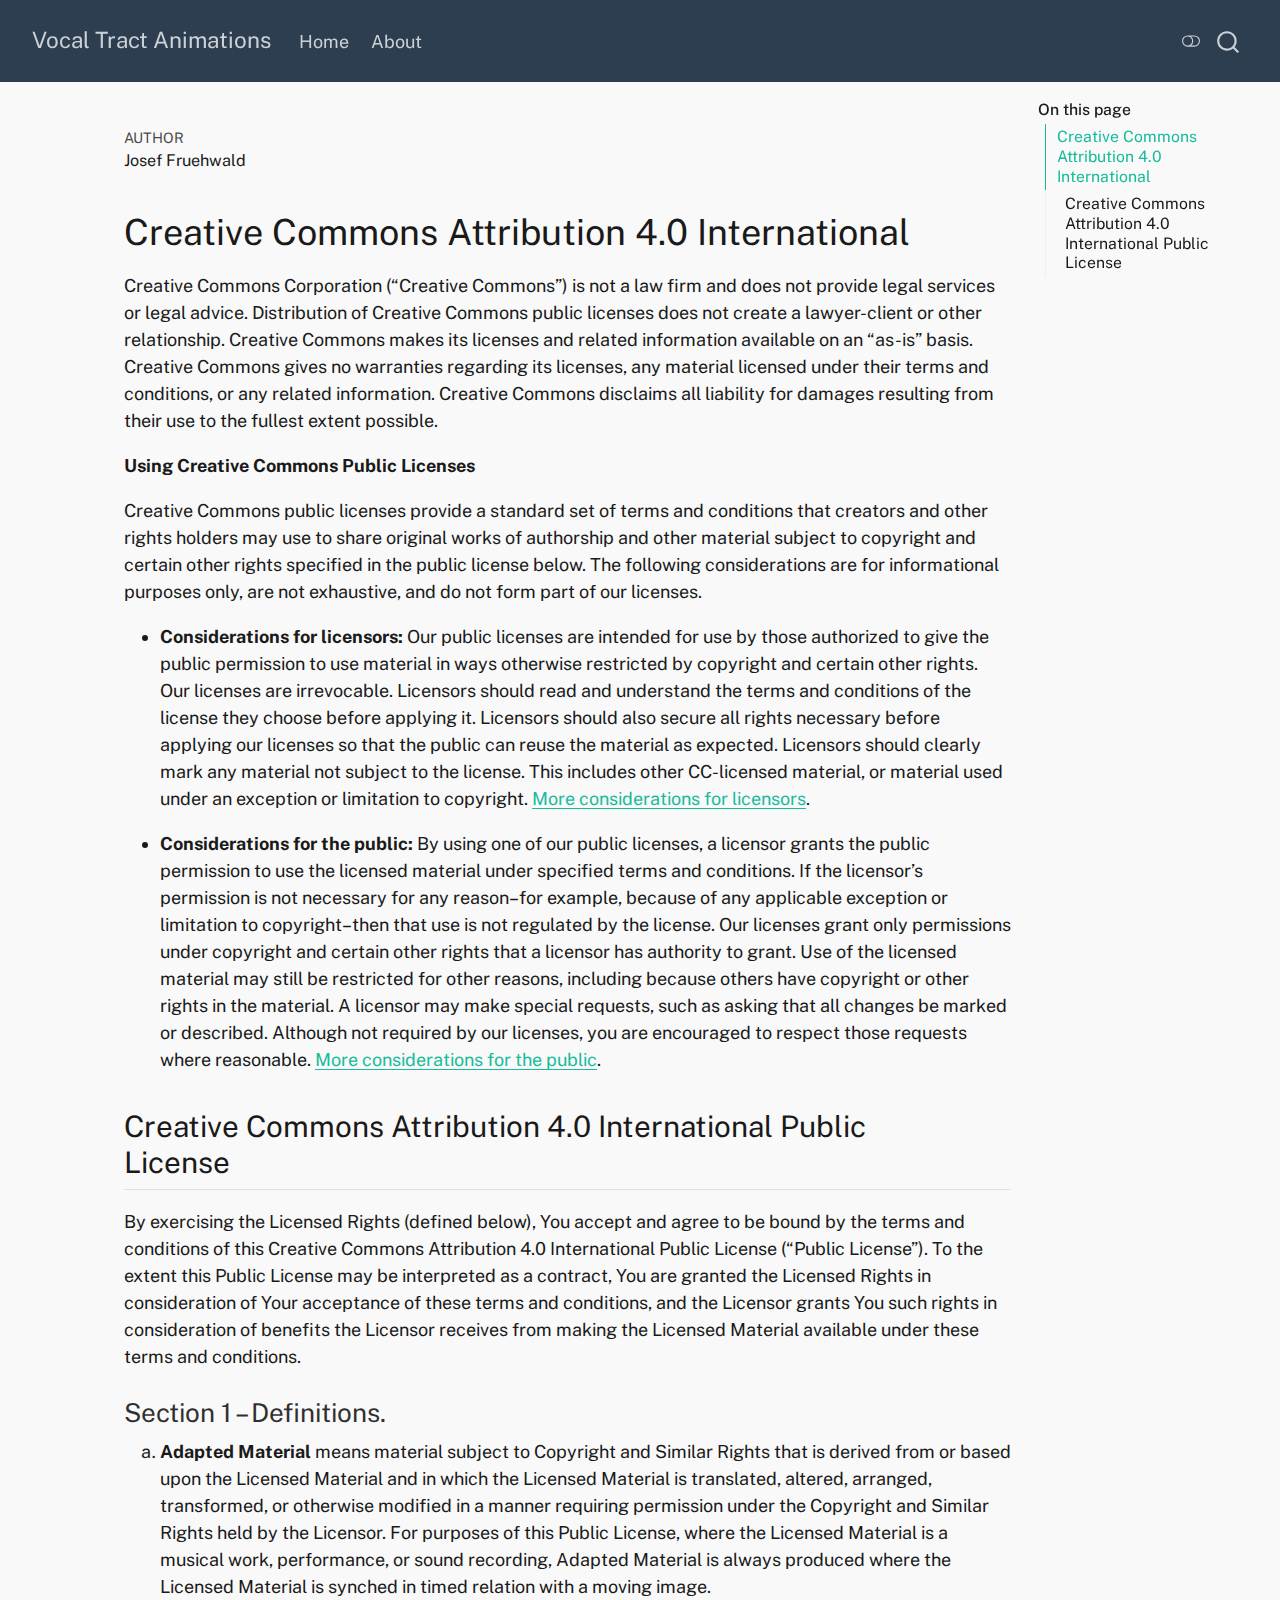
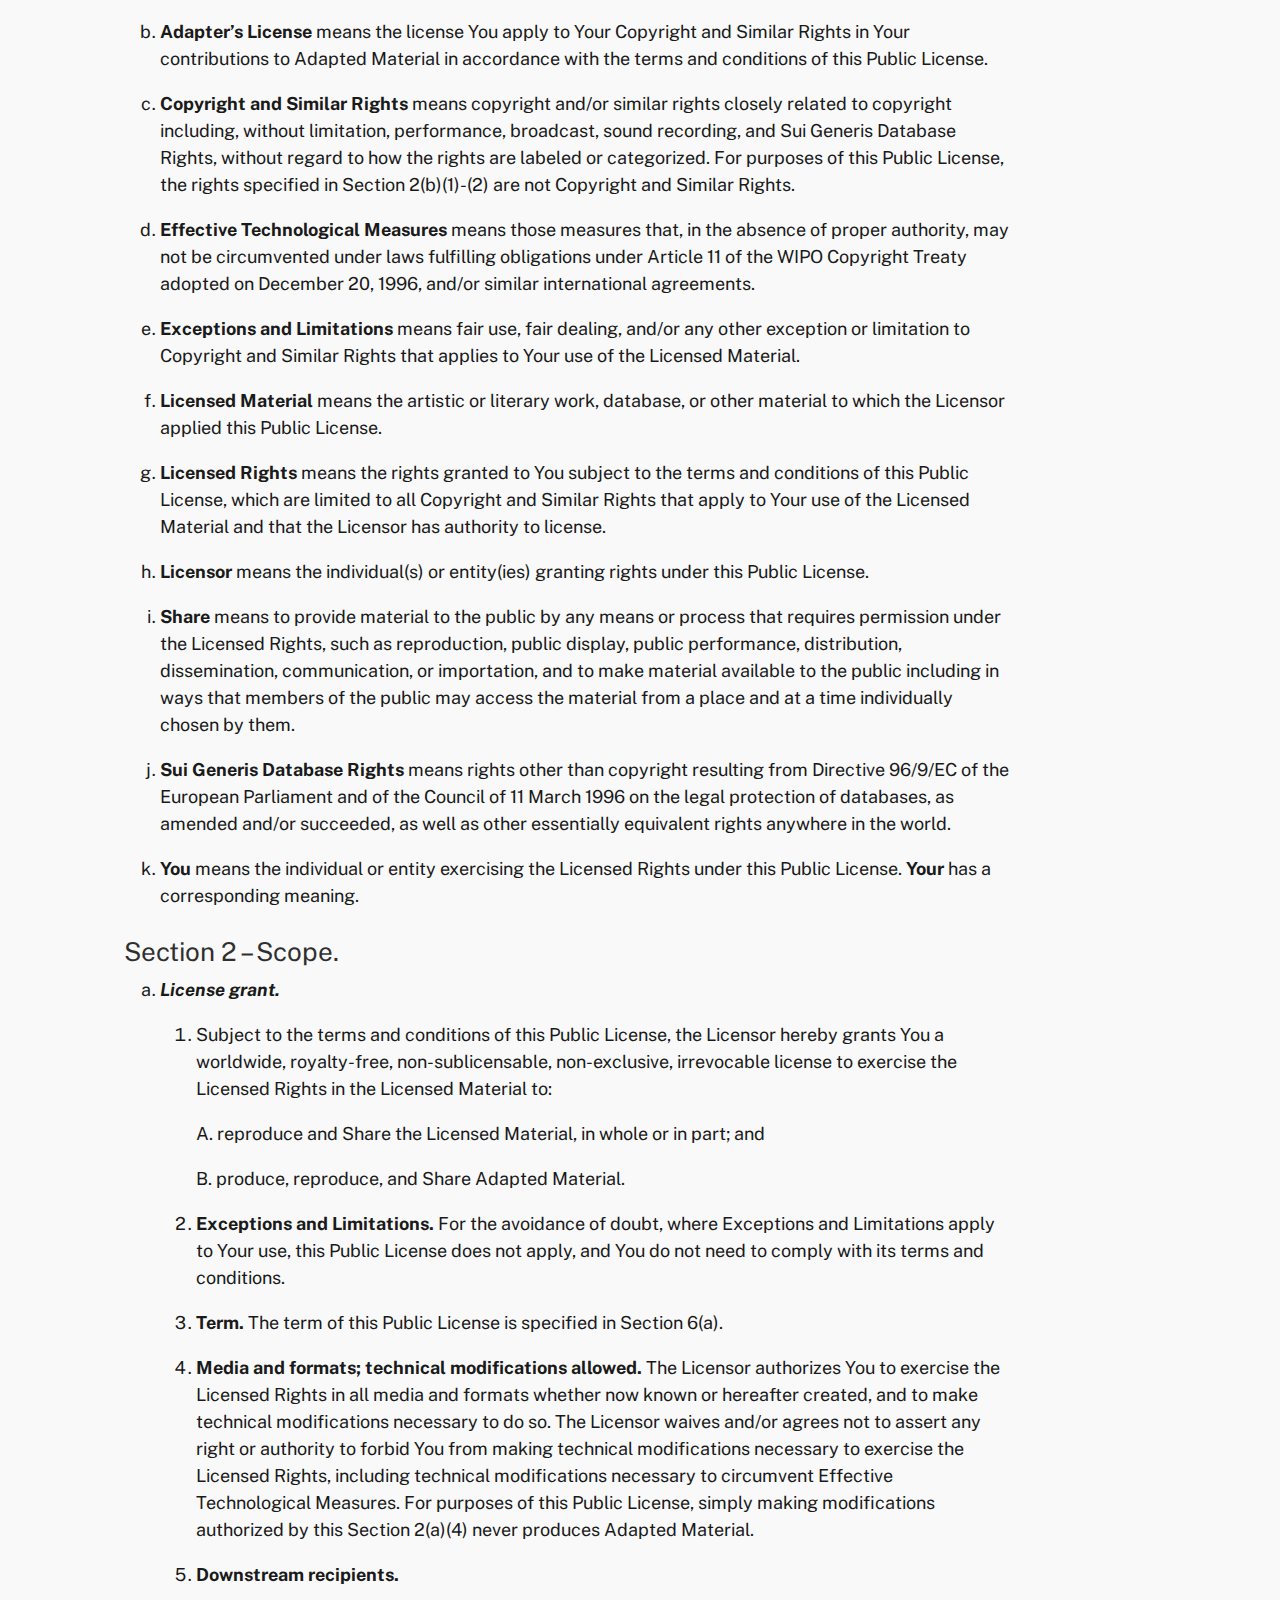
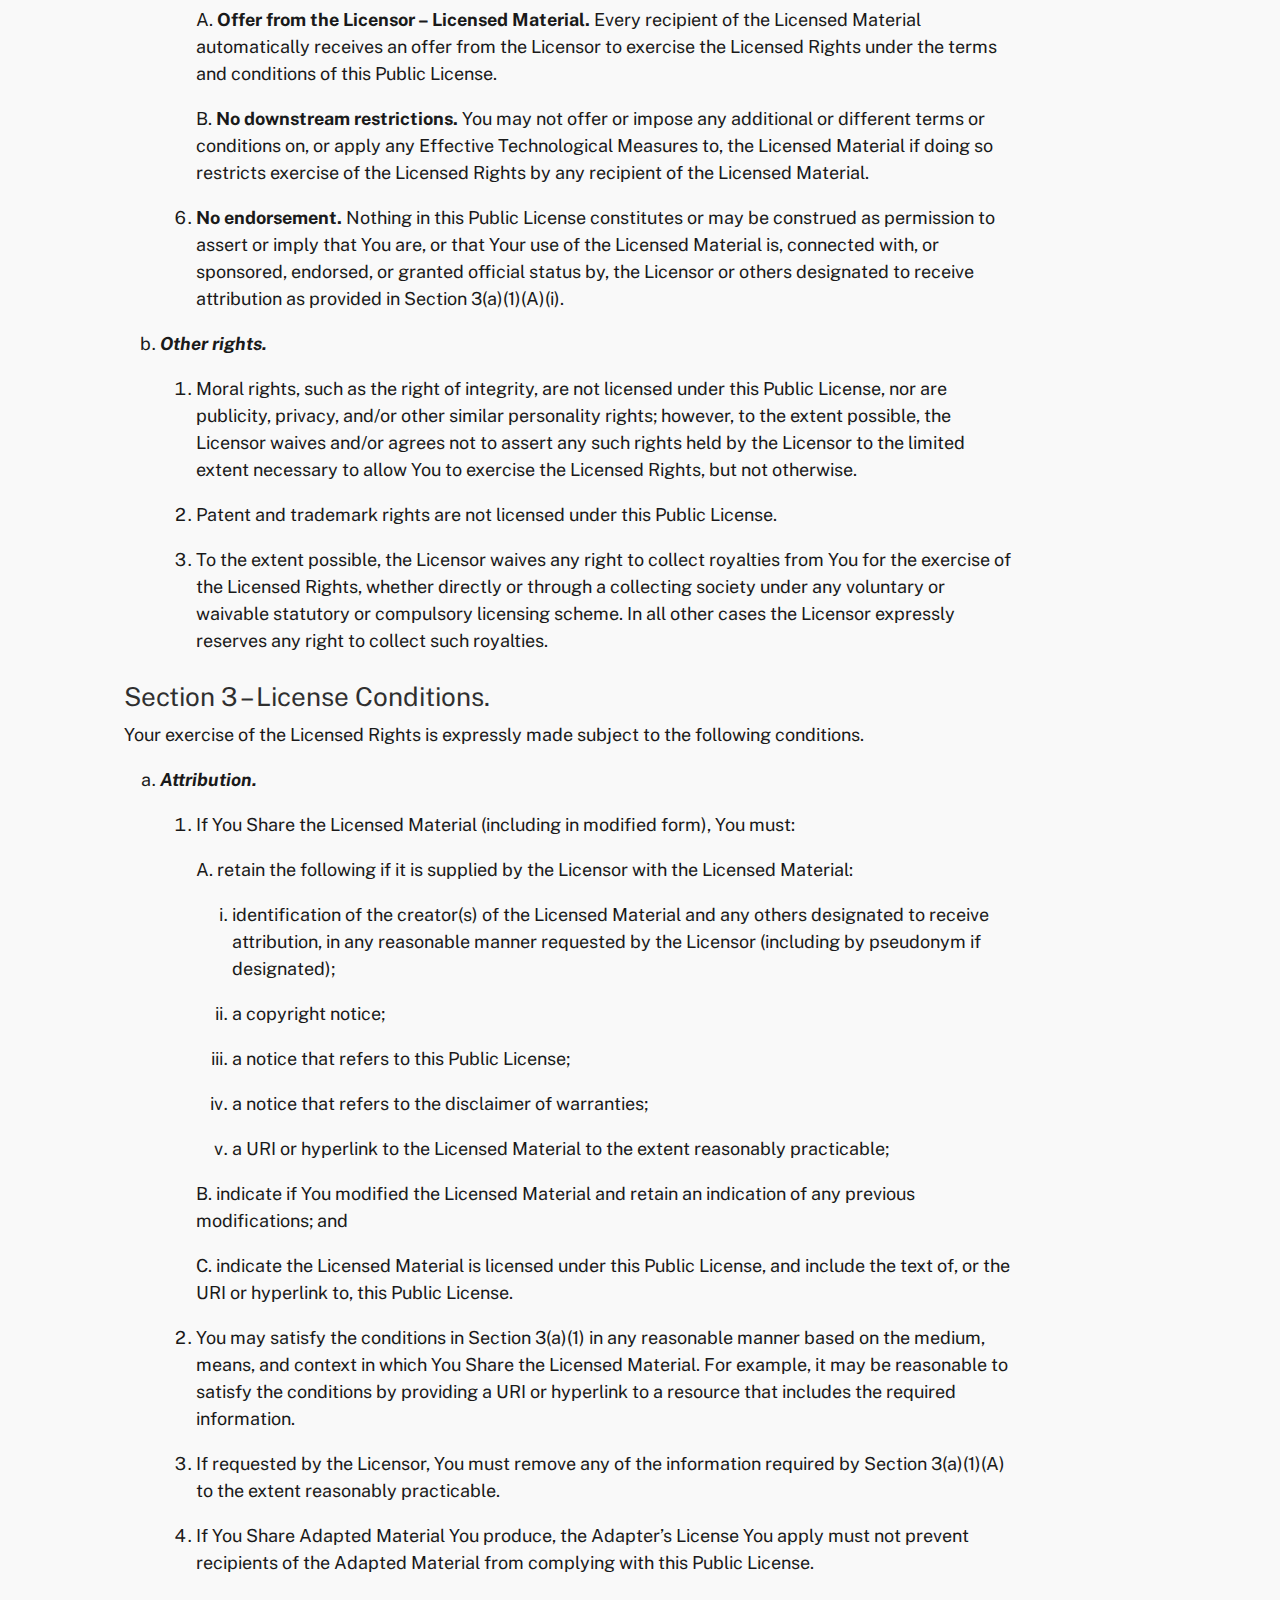
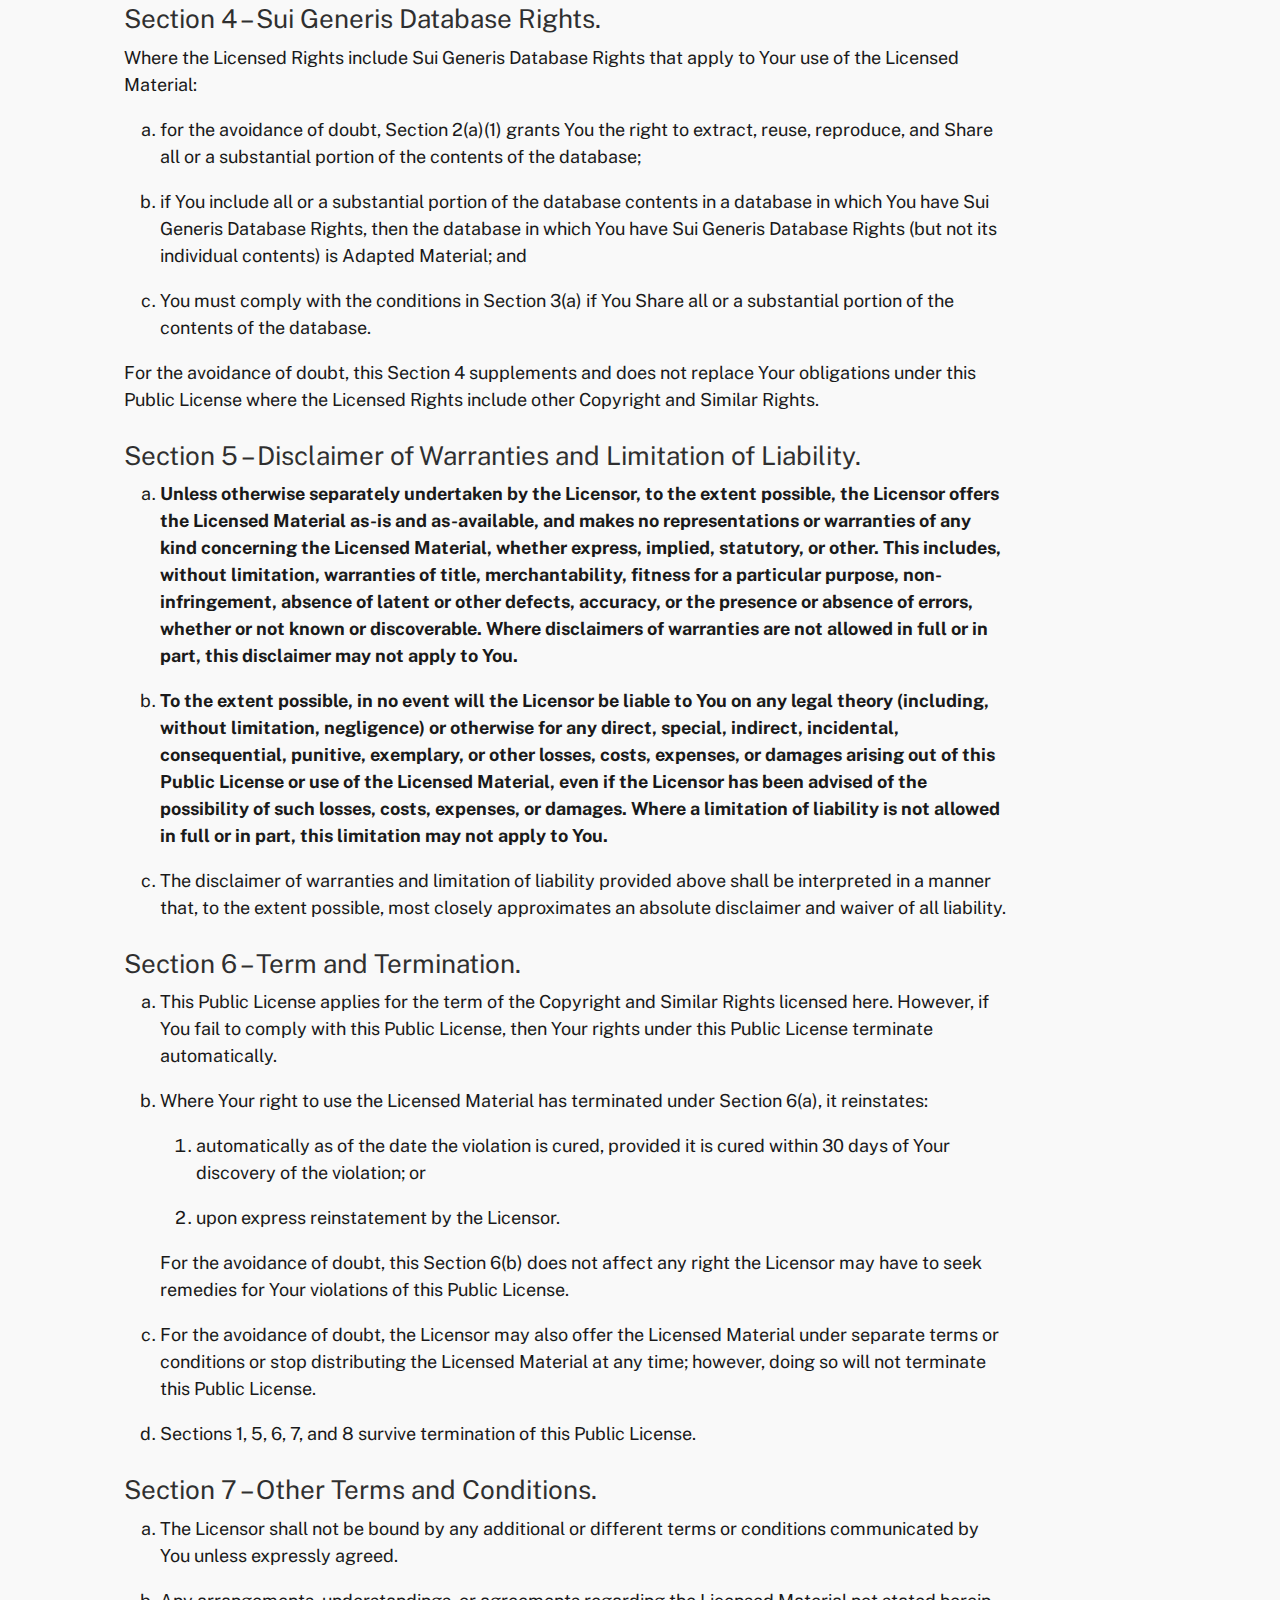
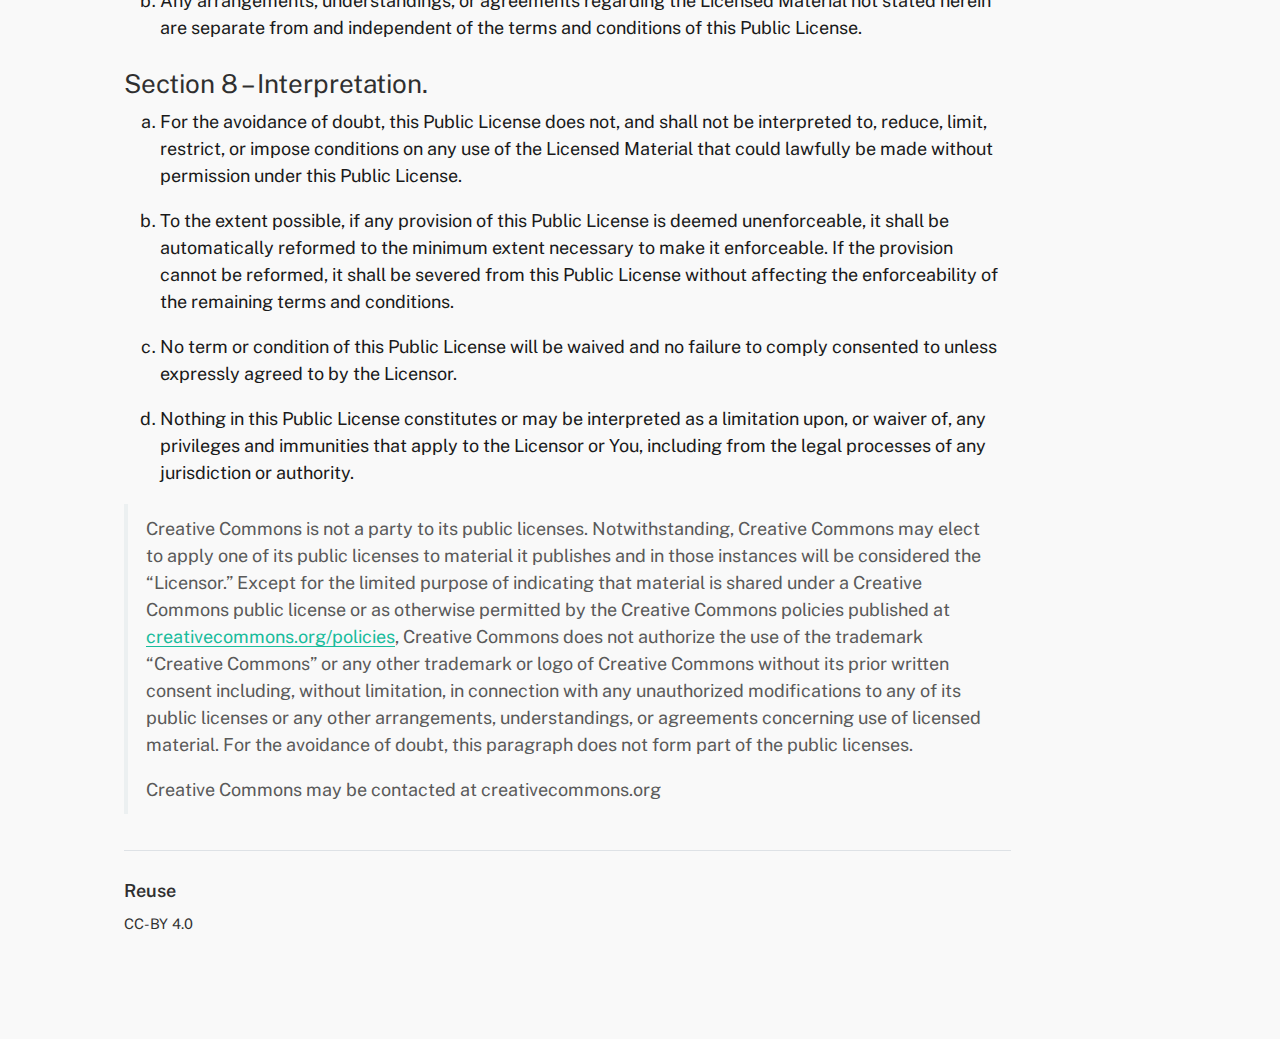
<file: LICENSE.html>
<!DOCTYPE html>
<html xmlns="http://www.w3.org/1999/xhtml" lang="en" xml:lang="en"><head>

<meta charset="utf-8">
<meta name="generator" content="quarto-1.7.30">

<meta name="viewport" content="width=device-width, initial-scale=1.0, user-scalable=yes">

<meta name="author" content="Josef Fruehwald">

<title>license – Vocal Tract Animations</title>
<style>
code{white-space: pre-wrap;}
span.smallcaps{font-variant: small-caps;}
div.columns{display: flex; gap: min(4vw, 1.5em);}
div.column{flex: auto; overflow-x: auto;}
div.hanging-indent{margin-left: 1.5em; text-indent: -1.5em;}
ul.task-list{list-style: none;}
ul.task-list li input[type="checkbox"] {
  width: 0.8em;
  margin: 0 0.8em 0.2em -1em; /* quarto-specific, see https://github.com/quarto-dev/quarto-cli/issues/4556 */ 
  vertical-align: middle;
}
</style>


<script src="site_libs/quarto-nav/quarto-nav.js"></script>
<script src="site_libs/quarto-nav/headroom.min.js"></script>
<script src="site_libs/clipboard/clipboard.min.js"></script>
<script src="site_libs/quarto-search/autocomplete.umd.js"></script>
<script src="site_libs/quarto-search/fuse.min.js"></script>
<script src="site_libs/quarto-search/quarto-search.js"></script>
<meta name="quarto:offset" content="./">
<script src="site_libs/quarto-html/quarto.js" type="module"></script>
<script src="site_libs/quarto-html/tabsets/tabsets.js" type="module"></script>
<script src="site_libs/quarto-html/popper.min.js"></script>
<script src="site_libs/quarto-html/tippy.umd.min.js"></script>
<script src="site_libs/quarto-html/anchor.min.js"></script>
<link href="site_libs/quarto-html/tippy.css" rel="stylesheet">
<link href="site_libs/quarto-html/quarto-syntax-highlighting-9039699a533c672139861192e66bc3c0.css" rel="stylesheet" class="quarto-color-scheme" id="quarto-text-highlighting-styles">
<link href="site_libs/quarto-html/quarto-syntax-highlighting-dark-ac0f16240ac27bf163f46ad129d99a0e.css" rel="stylesheet" class="quarto-color-scheme quarto-color-alternate" id="quarto-text-highlighting-styles">
<link href="site_libs/quarto-html/quarto-syntax-highlighting-9039699a533c672139861192e66bc3c0.css" rel="stylesheet" class="quarto-color-scheme-extra" id="quarto-text-highlighting-styles">
<script src="site_libs/bootstrap/bootstrap.min.js"></script>
<link href="site_libs/bootstrap/bootstrap-icons.css" rel="stylesheet">
<link href="site_libs/bootstrap/bootstrap-0dc1f404affed9a656595f0373248bf5.min.css" rel="stylesheet" append-hash="true" class="quarto-color-scheme" id="quarto-bootstrap" data-mode="light">
<link href="site_libs/bootstrap/bootstrap-dark-e13371648d7cb776a5dae6f942e2f892.min.css" rel="stylesheet" append-hash="true" class="quarto-color-scheme quarto-color-alternate" id="quarto-bootstrap" data-mode="dark">
<link href="site_libs/bootstrap/bootstrap-0dc1f404affed9a656595f0373248bf5.min.css" rel="stylesheet" append-hash="true" class="quarto-color-scheme-extra" id="quarto-bootstrap" data-mode="light">
<script id="quarto-search-options" type="application/json">{
  "location": "navbar",
  "copy-button": false,
  "collapse-after": 3,
  "panel-placement": "end",
  "type": "overlay",
  "limit": 50,
  "keyboard-shortcut": [
    "f",
    "/",
    "s"
  ],
  "show-item-context": false,
  "language": {
    "search-no-results-text": "No results",
    "search-matching-documents-text": "matching documents",
    "search-copy-link-title": "Copy link to search",
    "search-hide-matches-text": "Hide additional matches",
    "search-more-match-text": "more match in this document",
    "search-more-matches-text": "more matches in this document",
    "search-clear-button-title": "Clear",
    "search-text-placeholder": "",
    "search-detached-cancel-button-title": "Cancel",
    "search-submit-button-title": "Submit",
    "search-label": "Search"
  }
}</script>
<style>html{ scroll-behavior: smooth; }</style>


<link rel="stylesheet" href="styles.css">
</head>

<body class="nav-fixed quarto-light"><script id="quarto-html-before-body" type="application/javascript">
    const toggleBodyColorMode = (bsSheetEl) => {
      const mode = bsSheetEl.getAttribute("data-mode");
      const bodyEl = window.document.querySelector("body");
      if (mode === "dark") {
        bodyEl.classList.add("quarto-dark");
        bodyEl.classList.remove("quarto-light");
      } else {
        bodyEl.classList.add("quarto-light");
        bodyEl.classList.remove("quarto-dark");
      }
    }
    const toggleBodyColorPrimary = () => {
      const bsSheetEl = window.document.querySelector("link#quarto-bootstrap:not([rel=disabled-stylesheet])");
      if (bsSheetEl) {
        toggleBodyColorMode(bsSheetEl);
      }
    }
    const setColorSchemeToggle = (alternate) => {
      const toggles = window.document.querySelectorAll('.quarto-color-scheme-toggle');
      for (let i=0; i < toggles.length; i++) {
        const toggle = toggles[i];
        if (toggle) {
          if (alternate) {
            toggle.classList.add("alternate");
          } else {
            toggle.classList.remove("alternate");
          }
        }
      }
    };
    const toggleColorMode = (alternate) => {
      // Switch the stylesheets
      const primaryStylesheets = window.document.querySelectorAll('link.quarto-color-scheme:not(.quarto-color-alternate)');
      const alternateStylesheets = window.document.querySelectorAll('link.quarto-color-scheme.quarto-color-alternate');
      manageTransitions('#quarto-margin-sidebar .nav-link', false);
      if (alternate) {
        // note: dark is layered on light, we don't disable primary!
        enableStylesheet(alternateStylesheets);
        for (const sheetNode of alternateStylesheets) {
          if (sheetNode.id === "quarto-bootstrap") {
            toggleBodyColorMode(sheetNode);
          }
        }
      } else {
        disableStylesheet(alternateStylesheets);
        enableStylesheet(primaryStylesheets)
        toggleBodyColorPrimary();
      }
      manageTransitions('#quarto-margin-sidebar .nav-link', true);
      // Switch the toggles
      setColorSchemeToggle(alternate)
      // Hack to workaround the fact that safari doesn't
      // properly recolor the scrollbar when toggling (#1455)
      if (navigator.userAgent.indexOf('Safari') > 0 && navigator.userAgent.indexOf('Chrome') == -1) {
        manageTransitions("body", false);
        window.scrollTo(0, 1);
        setTimeout(() => {
          window.scrollTo(0, 0);
          manageTransitions("body", true);
        }, 40);
      }
    }
    const disableStylesheet = (stylesheets) => {
      for (let i=0; i < stylesheets.length; i++) {
        const stylesheet = stylesheets[i];
        stylesheet.rel = 'disabled-stylesheet';
      }
    }
    const enableStylesheet = (stylesheets) => {
      for (let i=0; i < stylesheets.length; i++) {
        const stylesheet = stylesheets[i];
        if(stylesheet.rel !== 'stylesheet') { // for Chrome, which will still FOUC without this check
          stylesheet.rel = 'stylesheet';
        }
      }
    }
    const manageTransitions = (selector, allowTransitions) => {
      const els = window.document.querySelectorAll(selector);
      for (let i=0; i < els.length; i++) {
        const el = els[i];
        if (allowTransitions) {
          el.classList.remove('notransition');
        } else {
          el.classList.add('notransition');
        }
      }
    }
    const isFileUrl = () => {
      return window.location.protocol === 'file:';
    }
    const hasAlternateSentinel = () => {
      let styleSentinel = getColorSchemeSentinel();
      if (styleSentinel !== null) {
        return styleSentinel === "alternate";
      } else {
        return false;
      }
    }
    const setStyleSentinel = (alternate) => {
      const value = alternate ? "alternate" : "default";
      if (!isFileUrl()) {
        window.localStorage.setItem("quarto-color-scheme", value);
      } else {
        localAlternateSentinel = value;
      }
    }
    const getColorSchemeSentinel = () => {
      if (!isFileUrl()) {
        const storageValue = window.localStorage.getItem("quarto-color-scheme");
        return storageValue != null ? storageValue : localAlternateSentinel;
      } else {
        return localAlternateSentinel;
      }
    }
    const toggleGiscusIfUsed = (isAlternate, darkModeDefault) => {
      const baseTheme = document.querySelector('#giscus-base-theme')?.value ?? 'light';
      const alternateTheme = document.querySelector('#giscus-alt-theme')?.value ?? 'dark';
      let newTheme = '';
      if(authorPrefersDark) {
        newTheme = isAlternate ? baseTheme : alternateTheme;
      } else {
        newTheme = isAlternate ? alternateTheme : baseTheme;
      }
      const changeGiscusTheme = () => {
        // From: https://github.com/giscus/giscus/issues/336
        const sendMessage = (message) => {
          const iframe = document.querySelector('iframe.giscus-frame');
          if (!iframe) return;
          iframe.contentWindow.postMessage({ giscus: message }, 'https://giscus.app');
        }
        sendMessage({
          setConfig: {
            theme: newTheme
          }
        });
      }
      const isGiscussLoaded = window.document.querySelector('iframe.giscus-frame') !== null;
      if (isGiscussLoaded) {
        changeGiscusTheme();
      }
    };
    const authorPrefersDark = false;
    const darkModeDefault = authorPrefersDark;
      document.querySelector('link#quarto-text-highlighting-styles.quarto-color-scheme-extra').rel = 'disabled-stylesheet';
      document.querySelector('link#quarto-bootstrap.quarto-color-scheme-extra').rel = 'disabled-stylesheet';
    let localAlternateSentinel = darkModeDefault ? 'alternate' : 'default';
    // Dark / light mode switch
    window.quartoToggleColorScheme = () => {
      // Read the current dark / light value
      let toAlternate = !hasAlternateSentinel();
      toggleColorMode(toAlternate);
      setStyleSentinel(toAlternate);
      toggleGiscusIfUsed(toAlternate, darkModeDefault);
      window.dispatchEvent(new Event('resize'));
    };
    // Switch to dark mode if need be
    if (hasAlternateSentinel()) {
      toggleColorMode(true);
    } else {
      toggleColorMode(false);
    }
  </script>

<div id="quarto-search-results"></div>
  <header id="quarto-header" class="headroom fixed-top">
    <nav class="navbar navbar-expand-lg " data-bs-theme="dark">
      <div class="navbar-container container-fluid">
      <div class="navbar-brand-container mx-auto">
    <a class="navbar-brand" href="./index.html">
    <span class="navbar-title">Vocal Tract Animations</span>
    </a>
  </div>
            <div id="quarto-search" class="" title="Search"></div>
          <button class="navbar-toggler" type="button" data-bs-toggle="collapse" data-bs-target="#navbarCollapse" aria-controls="navbarCollapse" role="menu" aria-expanded="false" aria-label="Toggle navigation" onclick="if (window.quartoToggleHeadroom) { window.quartoToggleHeadroom(); }">
  <span class="navbar-toggler-icon"></span>
</button>
          <div class="collapse navbar-collapse" id="navbarCollapse">
            <ul class="navbar-nav navbar-nav-scroll me-auto">
  <li class="nav-item">
    <a class="nav-link" href="./index.html"> 
<span class="menu-text">Home</span></a>
  </li>  
  <li class="nav-item">
    <a class="nav-link" href="./about.html"> 
<span class="menu-text">About</span></a>
  </li>  
</ul>
          </div> <!-- /navcollapse -->
            <div class="quarto-navbar-tools">
  <a href="" class="quarto-color-scheme-toggle quarto-navigation-tool  px-1" onclick="window.quartoToggleColorScheme(); return false;" title="Toggle dark mode"><i class="bi"></i></a>
</div>
      </div> <!-- /container-fluid -->
    </nav>
</header>
<!-- content -->
<div id="quarto-content" class="quarto-container page-columns page-rows-contents page-layout-article page-navbar">
<!-- sidebar -->
<!-- margin-sidebar -->
    <div id="quarto-margin-sidebar" class="sidebar margin-sidebar">
        <nav id="TOC" role="doc-toc" class="toc-active">
    <h2 id="toc-title">On this page</h2>
   
  <ul>
  <li><a href="#creative-commons-attribution-4.0-international" id="toc-creative-commons-attribution-4.0-international" class="nav-link active" data-scroll-target="#creative-commons-attribution-4.0-international">Creative Commons Attribution 4.0 International</a>
  <ul class="collapse">
  <li><a href="#creative-commons-attribution-4.0-international-public-license" id="toc-creative-commons-attribution-4.0-international-public-license" class="nav-link" data-scroll-target="#creative-commons-attribution-4.0-international-public-license">Creative Commons Attribution 4.0 International Public License</a>
  <ul class="collapse">
  <li><a href="#section-1-definitions." id="toc-section-1-definitions." class="nav-link" data-scroll-target="#section-1-definitions.">Section 1 – Definitions.</a></li>
  <li><a href="#section-2-scope." id="toc-section-2-scope." class="nav-link" data-scroll-target="#section-2-scope.">Section 2 – Scope.</a></li>
  <li><a href="#section-3-license-conditions." id="toc-section-3-license-conditions." class="nav-link" data-scroll-target="#section-3-license-conditions.">Section 3 – License Conditions.</a></li>
  <li><a href="#section-4-sui-generis-database-rights." id="toc-section-4-sui-generis-database-rights." class="nav-link" data-scroll-target="#section-4-sui-generis-database-rights.">Section 4 – Sui Generis Database Rights.</a></li>
  <li><a href="#section-5-disclaimer-of-warranties-and-limitation-of-liability." id="toc-section-5-disclaimer-of-warranties-and-limitation-of-liability." class="nav-link" data-scroll-target="#section-5-disclaimer-of-warranties-and-limitation-of-liability.">Section 5 – Disclaimer of Warranties and Limitation of Liability.</a></li>
  <li><a href="#section-6-term-and-termination." id="toc-section-6-term-and-termination." class="nav-link" data-scroll-target="#section-6-term-and-termination.">Section 6 – Term and Termination.</a></li>
  <li><a href="#section-7-other-terms-and-conditions." id="toc-section-7-other-terms-and-conditions." class="nav-link" data-scroll-target="#section-7-other-terms-and-conditions.">Section 7 – Other Terms and Conditions.</a></li>
  <li><a href="#section-8-interpretation." id="toc-section-8-interpretation." class="nav-link" data-scroll-target="#section-8-interpretation.">Section 8 – Interpretation.</a></li>
  </ul></li>
  </ul></li>
  </ul>
</nav>
    </div>
<!-- main -->
<main class="content" id="quarto-document-content">


<header id="title-block-header" class="quarto-title-block default">
<div class="quarto-title">
</div>



<div class="quarto-title-meta">

    <div>
    <div class="quarto-title-meta-heading">Author</div>
    <div class="quarto-title-meta-contents">
             <p>Josef Fruehwald </p>
          </div>
  </div>
    
  
    
  </div>
  


</header>


<section id="creative-commons-attribution-4.0-international" class="level1">
<h1>Creative Commons Attribution 4.0 International</h1>
<p>Creative Commons Corporation (“Creative Commons”) is not a law firm and does not provide legal services or legal advice. Distribution of Creative Commons public licenses does not create a lawyer-client or other relationship. Creative Commons makes its licenses and related information available on an “as-is” basis. Creative Commons gives no warranties regarding its licenses, any material licensed under their terms and conditions, or any related information. Creative Commons disclaims all liability for damages resulting from their use to the fullest extent possible.</p>
<p><strong>Using Creative Commons Public Licenses</strong></p>
<p>Creative Commons public licenses provide a standard set of terms and conditions that creators and other rights holders may use to share original works of authorship and other material subject to copyright and certain other rights specified in the public license below. The following considerations are for informational purposes only, are not exhaustive, and do not form part of our licenses.</p>
<ul>
<li><p><strong>Considerations for licensors:</strong> Our public licenses are intended for use by those authorized to give the public permission to use material in ways otherwise restricted by copyright and certain other rights. Our licenses are irrevocable. Licensors should read and understand the terms and conditions of the license they choose before applying it. Licensors should also secure all rights necessary before applying our licenses so that the public can reuse the material as expected. Licensors should clearly mark any material not subject to the license. This includes other CC-licensed material, or material used under an exception or limitation to copyright. <a href="http://wiki.creativecommons.org/Considerations_for_licensors_and_licensees#Considerations_for_licensors">More considerations for licensors</a>.</p></li>
<li><p><strong>Considerations for the public:</strong> By using one of our public licenses, a licensor grants the public permission to use the licensed material under specified terms and conditions. If the licensor’s permission is not necessary for any reason–for example, because of any applicable exception or limitation to copyright–then that use is not regulated by the license. Our licenses grant only permissions under copyright and certain other rights that a licensor has authority to grant. Use of the licensed material may still be restricted for other reasons, including because others have copyright or other rights in the material. A licensor may make special requests, such as asking that all changes be marked or described. Although not required by our licenses, you are encouraged to respect those requests where reasonable. <a href="http://wiki.creativecommons.org/Considerations_for_licensors_and_licensees#Considerations_for_licensees">More considerations for the public</a>.</p></li>
</ul>
<section id="creative-commons-attribution-4.0-international-public-license" class="level2">
<h2 class="anchored" data-anchor-id="creative-commons-attribution-4.0-international-public-license">Creative Commons Attribution 4.0 International Public License</h2>
<p>By exercising the Licensed Rights (defined below), You accept and agree to be bound by the terms and conditions of this Creative Commons Attribution 4.0 International Public License (“Public License”). To the extent this Public License may be interpreted as a contract, You are granted the Licensed Rights in consideration of Your acceptance of these terms and conditions, and the Licensor grants You such rights in consideration of benefits the Licensor receives from making the Licensed Material available under these terms and conditions.</p>
<section id="section-1-definitions." class="level3">
<h3 class="anchored" data-anchor-id="section-1-definitions.">Section 1 – Definitions.</h3>
<ol type="a">
<li><p><strong>Adapted Material</strong> means material subject to Copyright and Similar Rights that is derived from or based upon the Licensed Material and in which the Licensed Material is translated, altered, arranged, transformed, or otherwise modified in a manner requiring permission under the Copyright and Similar Rights held by the Licensor. For purposes of this Public License, where the Licensed Material is a musical work, performance, or sound recording, Adapted Material is always produced where the Licensed Material is synched in timed relation with a moving image.</p></li>
<li><p><strong>Adapter’s License</strong> means the license You apply to Your Copyright and Similar Rights in Your contributions to Adapted Material in accordance with the terms and conditions of this Public License.</p></li>
<li><p><strong>Copyright and Similar Rights</strong> means copyright and/or similar rights closely related to copyright including, without limitation, performance, broadcast, sound recording, and Sui Generis Database Rights, without regard to how the rights are labeled or categorized. For purposes of this Public License, the rights specified in Section 2(b)(1)-(2) are not Copyright and Similar Rights.</p></li>
<li><p><strong>Effective Technological Measures</strong> means those measures that, in the absence of proper authority, may not be circumvented under laws fulfilling obligations under Article 11 of the WIPO Copyright Treaty adopted on December 20, 1996, and/or similar international agreements.</p></li>
<li><p><strong>Exceptions and Limitations</strong> means fair use, fair dealing, and/or any other exception or limitation to Copyright and Similar Rights that applies to Your use of the Licensed Material.</p></li>
<li><p><strong>Licensed Material</strong> means the artistic or literary work, database, or other material to which the Licensor applied this Public License.</p></li>
<li><p><strong>Licensed Rights</strong> means the rights granted to You subject to the terms and conditions of this Public License, which are limited to all Copyright and Similar Rights that apply to Your use of the Licensed Material and that the Licensor has authority to license.</p></li>
<li><p><strong>Licensor</strong> means the individual(s) or entity(ies) granting rights under this Public License.</p></li>
<li><p><strong>Share</strong> means to provide material to the public by any means or process that requires permission under the Licensed Rights, such as reproduction, public display, public performance, distribution, dissemination, communication, or importation, and to make material available to the public including in ways that members of the public may access the material from a place and at a time individually chosen by them.</p></li>
<li><p><strong>Sui Generis Database Rights</strong> means rights other than copyright resulting from Directive 96/9/EC of the European Parliament and of the Council of 11 March 1996 on the legal protection of databases, as amended and/or succeeded, as well as other essentially equivalent rights anywhere in the world.</p></li>
<li><p><strong>You</strong> means the individual or entity exercising the Licensed Rights under this Public License. <strong>Your</strong> has a corresponding meaning.</p></li>
</ol>
</section>
<section id="section-2-scope." class="level3">
<h3 class="anchored" data-anchor-id="section-2-scope.">Section 2 – Scope.</h3>
<ol type="a">
<li><p><strong><em>License grant.</em></strong></p>
<ol type="1">
<li><p>Subject to the terms and conditions of this Public License, the Licensor hereby grants You a worldwide, royalty-free, non-sublicensable, non-exclusive, irrevocable license to exercise the Licensed Rights in the Licensed Material to:</p>
<p>A. reproduce and Share the Licensed Material, in whole or in part; and</p>
<p>B. produce, reproduce, and Share Adapted Material.</p></li>
<li><p><strong>Exceptions and Limitations.</strong> For the avoidance of doubt, where Exceptions and Limitations apply to Your use, this Public License does not apply, and You do not need to comply with its terms and conditions.</p></li>
<li><p><strong>Term.</strong> The term of this Public License is specified in Section 6(a).</p></li>
<li><p><strong>Media and formats; technical modifications allowed.</strong> The Licensor authorizes You to exercise the Licensed Rights in all media and formats whether now known or hereafter created, and to make technical modifications necessary to do so. The Licensor waives and/or agrees not to assert any right or authority to forbid You from making technical modifications necessary to exercise the Licensed Rights, including technical modifications necessary to circumvent Effective Technological Measures. For purposes of this Public License, simply making modifications authorized by this Section 2(a)(4) never produces Adapted Material.</p></li>
<li><p><strong>Downstream recipients.</strong></p>
<p>A. <strong>Offer from the Licensor – Licensed Material.</strong> Every recipient of the Licensed Material automatically receives an offer from the Licensor to exercise the Licensed Rights under the terms and conditions of this Public License.</p>
<p>B. <strong>No downstream restrictions.</strong> You may not offer or impose any additional or different terms or conditions on, or apply any Effective Technological Measures to, the Licensed Material if doing so restricts exercise of the Licensed Rights by any recipient of the Licensed Material.</p></li>
<li><p><strong>No endorsement.</strong> Nothing in this Public License constitutes or may be construed as permission to assert or imply that You are, or that Your use of the Licensed Material is, connected with, or sponsored, endorsed, or granted official status by, the Licensor or others designated to receive attribution as provided in Section 3(a)(1)(A)(i).</p></li>
</ol></li>
<li><p><strong><em>Other rights.</em></strong></p>
<ol type="1">
<li><p>Moral rights, such as the right of integrity, are not licensed under this Public License, nor are publicity, privacy, and/or other similar personality rights; however, to the extent possible, the Licensor waives and/or agrees not to assert any such rights held by the Licensor to the limited extent necessary to allow You to exercise the Licensed Rights, but not otherwise.</p></li>
<li><p>Patent and trademark rights are not licensed under this Public License.</p></li>
<li><p>To the extent possible, the Licensor waives any right to collect royalties from You for the exercise of the Licensed Rights, whether directly or through a collecting society under any voluntary or waivable statutory or compulsory licensing scheme. In all other cases the Licensor expressly reserves any right to collect such royalties.</p></li>
</ol></li>
</ol>
</section>
<section id="section-3-license-conditions." class="level3">
<h3 class="anchored" data-anchor-id="section-3-license-conditions.">Section 3 – License Conditions.</h3>
<p>Your exercise of the Licensed Rights is expressly made subject to the following conditions.</p>
<ol type="a">
<li><p><strong><em>Attribution.</em></strong></p>
<ol type="1">
<li><p>If You Share the Licensed Material (including in modified form), You must:</p>
<p>A. retain the following if it is supplied by the Licensor with the Licensed Material:</p>
<ol type="i">
<li><p>identification of the creator(s) of the Licensed Material and any others designated to receive attribution, in any reasonable manner requested by the Licensor (including by pseudonym if designated);</p></li>
<li><p>a copyright notice;</p></li>
<li><p>a notice that refers to this Public License;</p></li>
<li><p>a notice that refers to the disclaimer of warranties;</p></li>
<li><p>a URI or hyperlink to the Licensed Material to the extent reasonably practicable;</p></li>
</ol>
<p>B. indicate if You modified the Licensed Material and retain an indication of any previous modifications; and</p>
<p>C. indicate the Licensed Material is licensed under this Public License, and include the text of, or the URI or hyperlink to, this Public License.</p></li>
<li><p>You may satisfy the conditions in Section 3(a)(1) in any reasonable manner based on the medium, means, and context in which You Share the Licensed Material. For example, it may be reasonable to satisfy the conditions by providing a URI or hyperlink to a resource that includes the required information.</p></li>
<li><p>If requested by the Licensor, You must remove any of the information required by Section 3(a)(1)(A) to the extent reasonably practicable.</p></li>
<li><p>If You Share Adapted Material You produce, the Adapter’s License You apply must not prevent recipients of the Adapted Material from complying with this Public License.</p></li>
</ol></li>
</ol>
</section>
<section id="section-4-sui-generis-database-rights." class="level3">
<h3 class="anchored" data-anchor-id="section-4-sui-generis-database-rights.">Section 4 – Sui Generis Database Rights.</h3>
<p>Where the Licensed Rights include Sui Generis Database Rights that apply to Your use of the Licensed Material:</p>
<ol type="a">
<li><p>for the avoidance of doubt, Section 2(a)(1) grants You the right to extract, reuse, reproduce, and Share all or a substantial portion of the contents of the database;</p></li>
<li><p>if You include all or a substantial portion of the database contents in a database in which You have Sui Generis Database Rights, then the database in which You have Sui Generis Database Rights (but not its individual contents) is Adapted Material; and</p></li>
<li><p>You must comply with the conditions in Section 3(a) if You Share all or a substantial portion of the contents of the database.</p></li>
</ol>
<p>For the avoidance of doubt, this Section 4 supplements and does not replace Your obligations under this Public License where the Licensed Rights include other Copyright and Similar Rights.</p>
</section>
<section id="section-5-disclaimer-of-warranties-and-limitation-of-liability." class="level3">
<h3 class="anchored" data-anchor-id="section-5-disclaimer-of-warranties-and-limitation-of-liability.">Section 5 – Disclaimer of Warranties and Limitation of Liability.</h3>
<ol type="a">
<li><p><strong>Unless otherwise separately undertaken by the Licensor, to the extent possible, the Licensor offers the Licensed Material as-is and as-available, and makes no representations or warranties of any kind concerning the Licensed Material, whether express, implied, statutory, or other. This includes, without limitation, warranties of title, merchantability, fitness for a particular purpose, non-infringement, absence of latent or other defects, accuracy, or the presence or absence of errors, whether or not known or discoverable. Where disclaimers of warranties are not allowed in full or in part, this disclaimer may not apply to You.</strong></p></li>
<li><p><strong>To the extent possible, in no event will the Licensor be liable to You on any legal theory (including, without limitation, negligence) or otherwise for any direct, special, indirect, incidental, consequential, punitive, exemplary, or other losses, costs, expenses, or damages arising out of this Public License or use of the Licensed Material, even if the Licensor has been advised of the possibility of such losses, costs, expenses, or damages. Where a limitation of liability is not allowed in full or in part, this limitation may not apply to You.</strong></p></li>
<li><p>The disclaimer of warranties and limitation of liability provided above shall be interpreted in a manner that, to the extent possible, most closely approximates an absolute disclaimer and waiver of all liability.</p></li>
</ol>
</section>
<section id="section-6-term-and-termination." class="level3">
<h3 class="anchored" data-anchor-id="section-6-term-and-termination.">Section 6 – Term and Termination.</h3>
<ol type="a">
<li><p>This Public License applies for the term of the Copyright and Similar Rights licensed here. However, if You fail to comply with this Public License, then Your rights under this Public License terminate automatically.</p></li>
<li><p>Where Your right to use the Licensed Material has terminated under Section 6(a), it reinstates:</p>
<ol type="1">
<li><p>automatically as of the date the violation is cured, provided it is cured within 30 days of Your discovery of the violation; or</p></li>
<li><p>upon express reinstatement by the Licensor.</p></li>
</ol>
<p>For the avoidance of doubt, this Section 6(b) does not affect any right the Licensor may have to seek remedies for Your violations of this Public License.</p></li>
<li><p>For the avoidance of doubt, the Licensor may also offer the Licensed Material under separate terms or conditions or stop distributing the Licensed Material at any time; however, doing so will not terminate this Public License.</p></li>
<li><p>Sections 1, 5, 6, 7, and 8 survive termination of this Public License.</p></li>
</ol>
</section>
<section id="section-7-other-terms-and-conditions." class="level3">
<h3 class="anchored" data-anchor-id="section-7-other-terms-and-conditions.">Section 7 – Other Terms and Conditions.</h3>
<ol type="a">
<li><p>The Licensor shall not be bound by any additional or different terms or conditions communicated by You unless expressly agreed.</p></li>
<li><p>Any arrangements, understandings, or agreements regarding the Licensed Material not stated herein are separate from and independent of the terms and conditions of this Public License.</p></li>
</ol>
</section>
<section id="section-8-interpretation." class="level3">
<h3 class="anchored" data-anchor-id="section-8-interpretation.">Section 8 – Interpretation.</h3>
<ol type="a">
<li><p>For the avoidance of doubt, this Public License does not, and shall not be interpreted to, reduce, limit, restrict, or impose conditions on any use of the Licensed Material that could lawfully be made without permission under this Public License.</p></li>
<li><p>To the extent possible, if any provision of this Public License is deemed unenforceable, it shall be automatically reformed to the minimum extent necessary to make it enforceable. If the provision cannot be reformed, it shall be severed from this Public License without affecting the enforceability of the remaining terms and conditions.</p></li>
<li><p>No term or condition of this Public License will be waived and no failure to comply consented to unless expressly agreed to by the Licensor.</p></li>
<li><p>Nothing in this Public License constitutes or may be interpreted as a limitation upon, or waiver of, any privileges and immunities that apply to the Licensor or You, including from the legal processes of any jurisdiction or authority.</p></li>
</ol>
<blockquote class="blockquote">
<p>Creative Commons is not a party to its public licenses. Notwithstanding, Creative Commons may elect to apply one of its public licenses to material it publishes and in those instances will be considered the “Licensor.” Except for the limited purpose of indicating that material is shared under a Creative Commons public license or as otherwise permitted by the Creative Commons policies published at <a href="http://creativecommons.org/policies">creativecommons.org/policies</a>, Creative Commons does not authorize the use of the trademark “Creative Commons” or any other trademark or logo of Creative Commons without its prior written consent including, without limitation, in connection with any unauthorized modifications to any of its public licenses or any other arrangements, understandings, or agreements concerning use of licensed material. For the avoidance of doubt, this paragraph does not form part of the public licenses.</p>
<p>Creative Commons may be contacted at creativecommons.org</p>
</blockquote>


</section>
</section>
</section>

<div id="quarto-appendix" class="default"><section class="quarto-appendix-contents" id="quarto-reuse"><h2 class="anchored quarto-appendix-heading">Reuse</h2><div class="quarto-appendix-contents"><div>CC-BY 4.0</div></div></section></div></main> <!-- /main -->
<script id="quarto-html-after-body" type="application/javascript">
  window.document.addEventListener("DOMContentLoaded", function (event) {
    // Ensure there is a toggle, if there isn't float one in the top right
    if (window.document.querySelector('.quarto-color-scheme-toggle') === null) {
      const a = window.document.createElement('a');
      a.classList.add('top-right');
      a.classList.add('quarto-color-scheme-toggle');
      a.href = "";
      a.onclick = function() { try { window.quartoToggleColorScheme(); } catch {} return false; };
      const i = window.document.createElement("i");
      i.classList.add('bi');
      a.appendChild(i);
      window.document.body.appendChild(a);
    }
    setColorSchemeToggle(hasAlternateSentinel())
    const icon = "";
    const anchorJS = new window.AnchorJS();
    anchorJS.options = {
      placement: 'right',
      icon: icon
    };
    anchorJS.add('.anchored');
    const isCodeAnnotation = (el) => {
      for (const clz of el.classList) {
        if (clz.startsWith('code-annotation-')) {                     
          return true;
        }
      }
      return false;
    }
    const onCopySuccess = function(e) {
      // button target
      const button = e.trigger;
      // don't keep focus
      button.blur();
      // flash "checked"
      button.classList.add('code-copy-button-checked');
      var currentTitle = button.getAttribute("title");
      button.setAttribute("title", "Copied!");
      let tooltip;
      if (window.bootstrap) {
        button.setAttribute("data-bs-toggle", "tooltip");
        button.setAttribute("data-bs-placement", "left");
        button.setAttribute("data-bs-title", "Copied!");
        tooltip = new bootstrap.Tooltip(button, 
          { trigger: "manual", 
            customClass: "code-copy-button-tooltip",
            offset: [0, -8]});
        tooltip.show();    
      }
      setTimeout(function() {
        if (tooltip) {
          tooltip.hide();
          button.removeAttribute("data-bs-title");
          button.removeAttribute("data-bs-toggle");
          button.removeAttribute("data-bs-placement");
        }
        button.setAttribute("title", currentTitle);
        button.classList.remove('code-copy-button-checked');
      }, 1000);
      // clear code selection
      e.clearSelection();
    }
    const getTextToCopy = function(trigger) {
        const codeEl = trigger.previousElementSibling.cloneNode(true);
        for (const childEl of codeEl.children) {
          if (isCodeAnnotation(childEl)) {
            childEl.remove();
          }
        }
        return codeEl.innerText;
    }
    const clipboard = new window.ClipboardJS('.code-copy-button:not([data-in-quarto-modal])', {
      text: getTextToCopy
    });
    clipboard.on('success', onCopySuccess);
    if (window.document.getElementById('quarto-embedded-source-code-modal')) {
      const clipboardModal = new window.ClipboardJS('.code-copy-button[data-in-quarto-modal]', {
        text: getTextToCopy,
        container: window.document.getElementById('quarto-embedded-source-code-modal')
      });
      clipboardModal.on('success', onCopySuccess);
    }
      var localhostRegex = new RegExp(/^(?:http|https):\/\/localhost\:?[0-9]*\//);
      var mailtoRegex = new RegExp(/^mailto:/);
        var filterRegex = new RegExp("https:\/\/jofrhwld\.github\.io\/vocal_tract_animations");
      var isInternal = (href) => {
          return filterRegex.test(href) || localhostRegex.test(href) || mailtoRegex.test(href);
      }
      // Inspect non-navigation links and adorn them if external
     var links = window.document.querySelectorAll('a[href]:not(.nav-link):not(.navbar-brand):not(.toc-action):not(.sidebar-link):not(.sidebar-item-toggle):not(.pagination-link):not(.no-external):not([aria-hidden]):not(.dropdown-item):not(.quarto-navigation-tool):not(.about-link)');
      for (var i=0; i<links.length; i++) {
        const link = links[i];
        if (!isInternal(link.href)) {
          // undo the damage that might have been done by quarto-nav.js in the case of
          // links that we want to consider external
          if (link.dataset.originalHref !== undefined) {
            link.href = link.dataset.originalHref;
          }
            // target, if specified
            link.setAttribute("target", "_blank");
            if (link.getAttribute("rel") === null) {
              link.setAttribute("rel", "noopener");
            }
        }
      }
    function tippyHover(el, contentFn, onTriggerFn, onUntriggerFn) {
      const config = {
        allowHTML: true,
        maxWidth: 500,
        delay: 100,
        arrow: false,
        appendTo: function(el) {
            return el.parentElement;
        },
        interactive: true,
        interactiveBorder: 10,
        theme: 'quarto',
        placement: 'bottom-start',
      };
      if (contentFn) {
        config.content = contentFn;
      }
      if (onTriggerFn) {
        config.onTrigger = onTriggerFn;
      }
      if (onUntriggerFn) {
        config.onUntrigger = onUntriggerFn;
      }
      window.tippy(el, config); 
    }
    const noterefs = window.document.querySelectorAll('a[role="doc-noteref"]');
    for (var i=0; i<noterefs.length; i++) {
      const ref = noterefs[i];
      tippyHover(ref, function() {
        // use id or data attribute instead here
        let href = ref.getAttribute('data-footnote-href') || ref.getAttribute('href');
        try { href = new URL(href).hash; } catch {}
        const id = href.replace(/^#\/?/, "");
        const note = window.document.getElementById(id);
        if (note) {
          return note.innerHTML;
        } else {
          return "";
        }
      });
    }
    const xrefs = window.document.querySelectorAll('a.quarto-xref');
    const processXRef = (id, note) => {
      // Strip column container classes
      const stripColumnClz = (el) => {
        el.classList.remove("page-full", "page-columns");
        if (el.children) {
          for (const child of el.children) {
            stripColumnClz(child);
          }
        }
      }
      stripColumnClz(note)
      if (id === null || id.startsWith('sec-')) {
        // Special case sections, only their first couple elements
        const container = document.createElement("div");
        if (note.children && note.children.length > 2) {
          container.appendChild(note.children[0].cloneNode(true));
          for (let i = 1; i < note.children.length; i++) {
            const child = note.children[i];
            if (child.tagName === "P" && child.innerText === "") {
              continue;
            } else {
              container.appendChild(child.cloneNode(true));
              break;
            }
          }
          if (window.Quarto?.typesetMath) {
            window.Quarto.typesetMath(container);
          }
          return container.innerHTML
        } else {
          if (window.Quarto?.typesetMath) {
            window.Quarto.typesetMath(note);
          }
          return note.innerHTML;
        }
      } else {
        // Remove any anchor links if they are present
        const anchorLink = note.querySelector('a.anchorjs-link');
        if (anchorLink) {
          anchorLink.remove();
        }
        if (window.Quarto?.typesetMath) {
          window.Quarto.typesetMath(note);
        }
        if (note.classList.contains("callout")) {
          return note.outerHTML;
        } else {
          return note.innerHTML;
        }
      }
    }
    for (var i=0; i<xrefs.length; i++) {
      const xref = xrefs[i];
      tippyHover(xref, undefined, function(instance) {
        instance.disable();
        let url = xref.getAttribute('href');
        let hash = undefined; 
        if (url.startsWith('#')) {
          hash = url;
        } else {
          try { hash = new URL(url).hash; } catch {}
        }
        if (hash) {
          const id = hash.replace(/^#\/?/, "");
          const note = window.document.getElementById(id);
          if (note !== null) {
            try {
              const html = processXRef(id, note.cloneNode(true));
              instance.setContent(html);
            } finally {
              instance.enable();
              instance.show();
            }
          } else {
            // See if we can fetch this
            fetch(url.split('#')[0])
            .then(res => res.text())
            .then(html => {
              const parser = new DOMParser();
              const htmlDoc = parser.parseFromString(html, "text/html");
              const note = htmlDoc.getElementById(id);
              if (note !== null) {
                const html = processXRef(id, note);
                instance.setContent(html);
              } 
            }).finally(() => {
              instance.enable();
              instance.show();
            });
          }
        } else {
          // See if we can fetch a full url (with no hash to target)
          // This is a special case and we should probably do some content thinning / targeting
          fetch(url)
          .then(res => res.text())
          .then(html => {
            const parser = new DOMParser();
            const htmlDoc = parser.parseFromString(html, "text/html");
            const note = htmlDoc.querySelector('main.content');
            if (note !== null) {
              // This should only happen for chapter cross references
              // (since there is no id in the URL)
              // remove the first header
              if (note.children.length > 0 && note.children[0].tagName === "HEADER") {
                note.children[0].remove();
              }
              const html = processXRef(null, note);
              instance.setContent(html);
            } 
          }).finally(() => {
            instance.enable();
            instance.show();
          });
        }
      }, function(instance) {
      });
    }
        let selectedAnnoteEl;
        const selectorForAnnotation = ( cell, annotation) => {
          let cellAttr = 'data-code-cell="' + cell + '"';
          let lineAttr = 'data-code-annotation="' +  annotation + '"';
          const selector = 'span[' + cellAttr + '][' + lineAttr + ']';
          return selector;
        }
        const selectCodeLines = (annoteEl) => {
          const doc = window.document;
          const targetCell = annoteEl.getAttribute("data-target-cell");
          const targetAnnotation = annoteEl.getAttribute("data-target-annotation");
          const annoteSpan = window.document.querySelector(selectorForAnnotation(targetCell, targetAnnotation));
          const lines = annoteSpan.getAttribute("data-code-lines").split(",");
          const lineIds = lines.map((line) => {
            return targetCell + "-" + line;
          })
          let top = null;
          let height = null;
          let parent = null;
          if (lineIds.length > 0) {
              //compute the position of the single el (top and bottom and make a div)
              const el = window.document.getElementById(lineIds[0]);
              top = el.offsetTop;
              height = el.offsetHeight;
              parent = el.parentElement.parentElement;
            if (lineIds.length > 1) {
              const lastEl = window.document.getElementById(lineIds[lineIds.length - 1]);
              const bottom = lastEl.offsetTop + lastEl.offsetHeight;
              height = bottom - top;
            }
            if (top !== null && height !== null && parent !== null) {
              // cook up a div (if necessary) and position it 
              let div = window.document.getElementById("code-annotation-line-highlight");
              if (div === null) {
                div = window.document.createElement("div");
                div.setAttribute("id", "code-annotation-line-highlight");
                div.style.position = 'absolute';
                parent.appendChild(div);
              }
              div.style.top = top - 2 + "px";
              div.style.height = height + 4 + "px";
              div.style.left = 0;
              let gutterDiv = window.document.getElementById("code-annotation-line-highlight-gutter");
              if (gutterDiv === null) {
                gutterDiv = window.document.createElement("div");
                gutterDiv.setAttribute("id", "code-annotation-line-highlight-gutter");
                gutterDiv.style.position = 'absolute';
                const codeCell = window.document.getElementById(targetCell);
                const gutter = codeCell.querySelector('.code-annotation-gutter');
                gutter.appendChild(gutterDiv);
              }
              gutterDiv.style.top = top - 2 + "px";
              gutterDiv.style.height = height + 4 + "px";
            }
            selectedAnnoteEl = annoteEl;
          }
        };
        const unselectCodeLines = () => {
          const elementsIds = ["code-annotation-line-highlight", "code-annotation-line-highlight-gutter"];
          elementsIds.forEach((elId) => {
            const div = window.document.getElementById(elId);
            if (div) {
              div.remove();
            }
          });
          selectedAnnoteEl = undefined;
        };
          // Handle positioning of the toggle
      window.addEventListener(
        "resize",
        throttle(() => {
          elRect = undefined;
          if (selectedAnnoteEl) {
            selectCodeLines(selectedAnnoteEl);
          }
        }, 10)
      );
      function throttle(fn, ms) {
      let throttle = false;
      let timer;
        return (...args) => {
          if(!throttle) { // first call gets through
              fn.apply(this, args);
              throttle = true;
          } else { // all the others get throttled
              if(timer) clearTimeout(timer); // cancel #2
              timer = setTimeout(() => {
                fn.apply(this, args);
                timer = throttle = false;
              }, ms);
          }
        };
      }
        // Attach click handler to the DT
        const annoteDls = window.document.querySelectorAll('dt[data-target-cell]');
        for (const annoteDlNode of annoteDls) {
          annoteDlNode.addEventListener('click', (event) => {
            const clickedEl = event.target;
            if (clickedEl !== selectedAnnoteEl) {
              unselectCodeLines();
              const activeEl = window.document.querySelector('dt[data-target-cell].code-annotation-active');
              if (activeEl) {
                activeEl.classList.remove('code-annotation-active');
              }
              selectCodeLines(clickedEl);
              clickedEl.classList.add('code-annotation-active');
            } else {
              // Unselect the line
              unselectCodeLines();
              clickedEl.classList.remove('code-annotation-active');
            }
          });
        }
    const findCites = (el) => {
      const parentEl = el.parentElement;
      if (parentEl) {
        const cites = parentEl.dataset.cites;
        if (cites) {
          return {
            el,
            cites: cites.split(' ')
          };
        } else {
          return findCites(el.parentElement)
        }
      } else {
        return undefined;
      }
    };
    var bibliorefs = window.document.querySelectorAll('a[role="doc-biblioref"]');
    for (var i=0; i<bibliorefs.length; i++) {
      const ref = bibliorefs[i];
      const citeInfo = findCites(ref);
      if (citeInfo) {
        tippyHover(citeInfo.el, function() {
          var popup = window.document.createElement('div');
          citeInfo.cites.forEach(function(cite) {
            var citeDiv = window.document.createElement('div');
            citeDiv.classList.add('hanging-indent');
            citeDiv.classList.add('csl-entry');
            var biblioDiv = window.document.getElementById('ref-' + cite);
            if (biblioDiv) {
              citeDiv.innerHTML = biblioDiv.innerHTML;
            }
            popup.appendChild(citeDiv);
          });
          return popup.innerHTML;
        });
      }
    }
  });
  </script>
</div> <!-- /content -->




<script src="site_libs/quarto-html/zenscroll-min.js"></script>
</body></html>
</file>
<file: site_libs/quarto-html/tippy.css>
.tippy-box[data-animation=fade][data-state=hidden]{opacity:0}[data-tippy-root]{max-width:calc(100vw - 10px)}.tippy-box{position:relative;background-color:#333;color:#fff;border-radius:4px;font-size:14px;line-height:1.4;white-space:normal;outline:0;transition-property:transform,visibility,opacity}.tippy-box[data-placement^=top]>.tippy-arrow{bottom:0}.tippy-box[data-placement^=top]>.tippy-arrow:before{bottom:-7px;left:0;border-width:8px 8px 0;border-top-color:initial;transform-origin:center top}.tippy-box[data-placement^=bottom]>.tippy-arrow{top:0}.tippy-box[data-placement^=bottom]>.tippy-arrow:before{top:-7px;left:0;border-width:0 8px 8px;border-bottom-color:initial;transform-origin:center bottom}.tippy-box[data-placement^=left]>.tippy-arrow{right:0}.tippy-box[data-placement^=left]>.tippy-arrow:before{border-width:8px 0 8px 8px;border-left-color:initial;right:-7px;transform-origin:center left}.tippy-box[data-placement^=right]>.tippy-arrow{left:0}.tippy-box[data-placement^=right]>.tippy-arrow:before{left:-7px;border-width:8px 8px 8px 0;border-right-color:initial;transform-origin:center right}.tippy-box[data-inertia][data-state=visible]{transition-timing-function:cubic-bezier(.54,1.5,.38,1.11)}.tippy-arrow{width:16px;height:16px;color:#333}.tippy-arrow:before{content:"";position:absolute;border-color:transparent;border-style:solid}.tippy-content{position:relative;padding:5px 9px;z-index:1}
</file>
<file: site_libs/quarto-html/quarto-syntax-highlighting-9039699a533c672139861192e66bc3c0.css>
/* quarto syntax highlight colors */
:root {
  --quarto-hl-ot-color: #003B4F;
  --quarto-hl-at-color: #657422;
  --quarto-hl-ss-color: #20794D;
  --quarto-hl-an-color: #5E5E5E;
  --quarto-hl-fu-color: #4758AB;
  --quarto-hl-st-color: #20794D;
  --quarto-hl-cf-color: #003B4F;
  --quarto-hl-op-color: #5E5E5E;
  --quarto-hl-er-color: #AD0000;
  --quarto-hl-bn-color: #AD0000;
  --quarto-hl-al-color: #AD0000;
  --quarto-hl-va-color: #111111;
  --quarto-hl-bu-color: inherit;
  --quarto-hl-ex-color: inherit;
  --quarto-hl-pp-color: #AD0000;
  --quarto-hl-in-color: #5E5E5E;
  --quarto-hl-vs-color: #20794D;
  --quarto-hl-wa-color: #5E5E5E;
  --quarto-hl-do-color: #5E5E5E;
  --quarto-hl-im-color: #00769E;
  --quarto-hl-ch-color: #20794D;
  --quarto-hl-dt-color: #AD0000;
  --quarto-hl-fl-color: #AD0000;
  --quarto-hl-co-color: #5E5E5E;
  --quarto-hl-cv-color: #5E5E5E;
  --quarto-hl-cn-color: #8f5902;
  --quarto-hl-sc-color: #5E5E5E;
  --quarto-hl-dv-color: #AD0000;
  --quarto-hl-kw-color: #003B4F;
}

/* other quarto variables */
:root {
  --quarto-font-monospace: Roboto Mono;
}

:root {
  --quarto-font-monospace: SFMono-Regular, Menlo, Monaco, Consolas, "Liberation Mono", "Courier New", monospace;
}

/* syntax highlight based on Pandoc's rules */
pre > code.sourceCode > span {
  color: #003B4F;
}

code.sourceCode > span {
  color: #003B4F;
}

div.sourceCode,
div.sourceCode pre.sourceCode {
  color: #003B4F;
}

/* Normal */
code span {
  color: #003B4F;
}

/* Alert */
code span.al {
  color: #AD0000;
  font-style: inherit;
}

/* Annotation */
code span.an {
  color: #5E5E5E;
  font-style: inherit;
}

/* Attribute */
code span.at {
  color: #657422;
  font-style: inherit;
}

/* BaseN */
code span.bn {
  color: #AD0000;
  font-style: inherit;
}

/* BuiltIn */
code span.bu {
  font-style: inherit;
}

/* ControlFlow */
code span.cf {
  color: #003B4F;
  font-weight: bold;
  font-style: inherit;
}

/* Char */
code span.ch {
  color: #20794D;
  font-style: inherit;
}

/* Constant */
code span.cn {
  color: #8f5902;
  font-style: inherit;
}

/* Comment */
code span.co {
  color: #5E5E5E;
  font-style: inherit;
}

/* CommentVar */
code span.cv {
  color: #5E5E5E;
  font-style: italic;
}

/* Documentation */
code span.do {
  color: #5E5E5E;
  font-style: italic;
}

/* DataType */
code span.dt {
  color: #AD0000;
  font-style: inherit;
}

/* DecVal */
code span.dv {
  color: #AD0000;
  font-style: inherit;
}

/* Error */
code span.er {
  color: #AD0000;
  font-style: inherit;
}

/* Extension */
code span.ex {
  font-style: inherit;
}

/* Float */
code span.fl {
  color: #AD0000;
  font-style: inherit;
}

/* Function */
code span.fu {
  color: #4758AB;
  font-style: inherit;
}

/* Import */
code span.im {
  color: #00769E;
  font-style: inherit;
}

/* Information */
code span.in {
  color: #5E5E5E;
  font-style: inherit;
}

/* Keyword */
code span.kw {
  color: #003B4F;
  font-weight: bold;
  font-style: inherit;
}

/* Operator */
code span.op {
  color: #5E5E5E;
  font-style: inherit;
}

/* Other */
code span.ot {
  color: #003B4F;
  font-style: inherit;
}

/* Preprocessor */
code span.pp {
  color: #AD0000;
  font-style: inherit;
}

/* SpecialChar */
code span.sc {
  color: #5E5E5E;
  font-style: inherit;
}

/* SpecialString */
code span.ss {
  color: #20794D;
  font-style: inherit;
}

/* String */
code span.st {
  color: #20794D;
  font-style: inherit;
}

/* Variable */
code span.va {
  color: #111111;
  font-style: inherit;
}

/* VerbatimString */
code span.vs {
  color: #20794D;
  font-style: inherit;
}

/* Warning */
code span.wa {
  color: #5E5E5E;
  font-style: italic;
}

.prevent-inlining {
  content: "</";
}

/*# sourceMappingURL=09d4d8891ca166b5353593bc31f274af.css.map */
</file>
<file: site_libs/quarto-html/quarto-syntax-highlighting-dark-ac0f16240ac27bf163f46ad129d99a0e.css>
/* quarto syntax highlight colors */
:root {
  --quarto-hl-al-color: #f07178;
  --quarto-hl-an-color: #d4d0ab;
  --quarto-hl-at-color: #00e0e0;
  --quarto-hl-bn-color: #d4d0ab;
  --quarto-hl-bu-color: #abe338;
  --quarto-hl-ch-color: #abe338;
  --quarto-hl-co-color: #f8f8f2;
  --quarto-hl-cv-color: #ffd700;
  --quarto-hl-cn-color: #ffd700;
  --quarto-hl-cf-color: #ffa07a;
  --quarto-hl-dt-color: #ffa07a;
  --quarto-hl-dv-color: #d4d0ab;
  --quarto-hl-do-color: #f8f8f2;
  --quarto-hl-er-color: #f07178;
  --quarto-hl-ex-color: #00e0e0;
  --quarto-hl-fl-color: #d4d0ab;
  --quarto-hl-fu-color: #ffa07a;
  --quarto-hl-im-color: #abe338;
  --quarto-hl-in-color: #d4d0ab;
  --quarto-hl-kw-color: #ffa07a;
  --quarto-hl-op-color: #ffa07a;
  --quarto-hl-ot-color: #00e0e0;
  --quarto-hl-pp-color: #dcc6e0;
  --quarto-hl-re-color: #00e0e0;
  --quarto-hl-sc-color: #abe338;
  --quarto-hl-ss-color: #abe338;
  --quarto-hl-st-color: #abe338;
  --quarto-hl-va-color: #00e0e0;
  --quarto-hl-vs-color: #abe338;
  --quarto-hl-wa-color: #dcc6e0;
}

/* other quarto variables */
:root {
  --quarto-font-monospace: Roboto Mono;
}

:root {
  --quarto-font-monospace: SFMono-Regular, Menlo, Monaco, Consolas, "Liberation Mono", "Courier New", monospace;
}

/* syntax highlight based on Pandoc's rules */
pre > code.sourceCode > span {
  color: #f8f8f2;
}

code.sourceCode > span {
  color: #f8f8f2;
}

div.sourceCode,
div.sourceCode pre.sourceCode {
  color: #f8f8f2;
}

/* Normal */
code span {
  color: #f8f8f2;
}

/* Alert */
code span.al {
  color: #f07178;
}

/* Annotation */
code span.an {
  color: #d4d0ab;
}

/* Attribute */
code span.at {
  color: #00e0e0;
}

/* BaseN */
code span.bn {
  color: #d4d0ab;
}

/* BuiltIn */
code span.bu {
  color: #abe338;
}

/* ControlFlow */
code span.cf {
  font-weight: bold;
  color: #ffa07a;
}

/* Char */
code span.ch {
  color: #abe338;
}

/* Constant */
code span.cn {
  color: #ffd700;
}

/* Comment */
code span.co {
  font-style: italic;
  color: #f8f8f2;
}

/* CommentVar */
code span.cv {
  color: #ffd700;
}

/* Documentation */
code span.do {
  color: #f8f8f2;
}

/* DataType */
code span.dt {
  color: #ffa07a;
}

/* DecVal */
code span.dv {
  color: #d4d0ab;
}

/* Error */
code span.er {
  color: #f07178;
  text-decoration: underline;
}

/* Extension */
code span.ex {
  font-weight: bold;
  color: #00e0e0;
}

/* Float */
code span.fl {
  color: #d4d0ab;
}

/* Function */
code span.fu {
  color: #ffa07a;
}

/* Import */
code span.im {
  color: #abe338;
}

/* Information */
code span.in {
  color: #d4d0ab;
}

/* Keyword */
code span.kw {
  font-weight: bold;
  color: #ffa07a;
}

/* Operator */
code span.op {
  color: #ffa07a;
}

/* Other */
code span.ot {
  color: #00e0e0;
}

/* Preprocessor */
code span.pp {
  color: #dcc6e0;
}

/* RegionMarker */
code span.re {
  background-color: #f8f8f2;
  color: #00e0e0;
}

/* SpecialChar */
code span.sc {
  color: #abe338;
}

/* SpecialString */
code span.ss {
  color: #abe338;
}

/* String */
code span.st {
  color: #abe338;
}

/* Variable */
code span.va {
  color: #00e0e0;
}

/* VerbatimString */
code span.vs {
  color: #abe338;
}

/* Warning */
code span.wa {
  color: #dcc6e0;
}

.prevent-inlining {
  content: "</";
}

/*# sourceMappingURL=24ff7836d2fd13d6aaf806f046ad9795.css.map */
</file>
<file: site_libs/quarto-contrib/videojs/video-js.css>
@charset "UTF-8";
.vjs-modal-dialog .vjs-modal-dialog-content, .video-js .vjs-modal-dialog, .vjs-button > .vjs-icon-placeholder:before, .video-js .vjs-big-play-button .vjs-icon-placeholder:before {
  position: absolute;
  top: 0;
  left: 0;
  width: 100%;
  height: 100%;
}

.vjs-button > .vjs-icon-placeholder:before, .video-js .vjs-big-play-button .vjs-icon-placeholder:before {
  text-align: center;
}

@font-face {
  font-family: VideoJS;
  src: url([data-uri]) format("woff");
  font-weight: normal;
  font-style: normal;
}
.vjs-icon-play, .video-js .vjs-play-control .vjs-icon-placeholder, .video-js .vjs-big-play-button .vjs-icon-placeholder:before {
  font-family: VideoJS;
  font-weight: normal;
  font-style: normal;
}
.vjs-icon-play:before, .video-js .vjs-play-control .vjs-icon-placeholder:before, .video-js .vjs-big-play-button .vjs-icon-placeholder:before {
  content: "\f101";
}

.vjs-icon-play-circle {
  font-family: VideoJS;
  font-weight: normal;
  font-style: normal;
}
.vjs-icon-play-circle:before {
  content: "\f102";
}

.vjs-icon-pause, .video-js .vjs-play-control.vjs-playing .vjs-icon-placeholder {
  font-family: VideoJS;
  font-weight: normal;
  font-style: normal;
}
.vjs-icon-pause:before, .video-js .vjs-play-control.vjs-playing .vjs-icon-placeholder:before {
  content: "\f103";
}

.vjs-icon-volume-mute, .video-js .vjs-mute-control.vjs-vol-0 .vjs-icon-placeholder {
  font-family: VideoJS;
  font-weight: normal;
  font-style: normal;
}
.vjs-icon-volume-mute:before, .video-js .vjs-mute-control.vjs-vol-0 .vjs-icon-placeholder:before {
  content: "\f104";
}

.vjs-icon-volume-low, .video-js .vjs-mute-control.vjs-vol-1 .vjs-icon-placeholder {
  font-family: VideoJS;
  font-weight: normal;
  font-style: normal;
}
.vjs-icon-volume-low:before, .video-js .vjs-mute-control.vjs-vol-1 .vjs-icon-placeholder:before {
  content: "\f105";
}

.vjs-icon-volume-mid, .video-js .vjs-mute-control.vjs-vol-2 .vjs-icon-placeholder {
  font-family: VideoJS;
  font-weight: normal;
  font-style: normal;
}
.vjs-icon-volume-mid:before, .video-js .vjs-mute-control.vjs-vol-2 .vjs-icon-placeholder:before {
  content: "\f106";
}

.vjs-icon-volume-high, .video-js .vjs-mute-control .vjs-icon-placeholder {
  font-family: VideoJS;
  font-weight: normal;
  font-style: normal;
}
.vjs-icon-volume-high:before, .video-js .vjs-mute-control .vjs-icon-placeholder:before {
  content: "\f107";
}

.vjs-icon-fullscreen-enter, .video-js .vjs-fullscreen-control .vjs-icon-placeholder {
  font-family: VideoJS;
  font-weight: normal;
  font-style: normal;
}
.vjs-icon-fullscreen-enter:before, .video-js .vjs-fullscreen-control .vjs-icon-placeholder:before {
  content: "\f108";
}

.vjs-icon-fullscreen-exit, .video-js.vjs-fullscreen .vjs-fullscreen-control .vjs-icon-placeholder {
  font-family: VideoJS;
  font-weight: normal;
  font-style: normal;
}
.vjs-icon-fullscreen-exit:before, .video-js.vjs-fullscreen .vjs-fullscreen-control .vjs-icon-placeholder:before {
  content: "\f109";
}

.vjs-icon-square {
  font-family: VideoJS;
  font-weight: normal;
  font-style: normal;
}
.vjs-icon-square:before {
  content: "\f10a";
}

.vjs-icon-spinner {
  font-family: VideoJS;
  font-weight: normal;
  font-style: normal;
}
.vjs-icon-spinner:before {
  content: "\f10b";
}

.vjs-icon-subtitles, .video-js .vjs-subs-caps-button .vjs-icon-placeholder,
.video-js.video-js:lang(en-GB) .vjs-subs-caps-button .vjs-icon-placeholder,
.video-js.video-js:lang(en-IE) .vjs-subs-caps-button .vjs-icon-placeholder,
.video-js.video-js:lang(en-AU) .vjs-subs-caps-button .vjs-icon-placeholder,
.video-js.video-js:lang(en-NZ) .vjs-subs-caps-button .vjs-icon-placeholder, .video-js .vjs-subtitles-button .vjs-icon-placeholder {
  font-family: VideoJS;
  font-weight: normal;
  font-style: normal;
}
.vjs-icon-subtitles:before, .video-js .vjs-subs-caps-button .vjs-icon-placeholder:before,
.video-js.video-js:lang(en-GB) .vjs-subs-caps-button .vjs-icon-placeholder:before,
.video-js.video-js:lang(en-IE) .vjs-subs-caps-button .vjs-icon-placeholder:before,
.video-js.video-js:lang(en-AU) .vjs-subs-caps-button .vjs-icon-placeholder:before,
.video-js.video-js:lang(en-NZ) .vjs-subs-caps-button .vjs-icon-placeholder:before, .video-js .vjs-subtitles-button .vjs-icon-placeholder:before {
  content: "\f10c";
}

.vjs-icon-captions, .video-js:lang(en) .vjs-subs-caps-button .vjs-icon-placeholder,
.video-js:lang(fr-CA) .vjs-subs-caps-button .vjs-icon-placeholder, .video-js .vjs-captions-button .vjs-icon-placeholder {
  font-family: VideoJS;
  font-weight: normal;
  font-style: normal;
}
.vjs-icon-captions:before, .video-js:lang(en) .vjs-subs-caps-button .vjs-icon-placeholder:before,
.video-js:lang(fr-CA) .vjs-subs-caps-button .vjs-icon-placeholder:before, .video-js .vjs-captions-button .vjs-icon-placeholder:before {
  content: "\f10d";
}

.vjs-icon-chapters, .video-js .vjs-chapters-button .vjs-icon-placeholder {
  font-family: VideoJS;
  font-weight: normal;
  font-style: normal;
}
.vjs-icon-chapters:before, .video-js .vjs-chapters-button .vjs-icon-placeholder:before {
  content: "\f10e";
}

.vjs-icon-share {
  font-family: VideoJS;
  font-weight: normal;
  font-style: normal;
}
.vjs-icon-share:before {
  content: "\f10f";
}

.vjs-icon-cog {
  font-family: VideoJS;
  font-weight: normal;
  font-style: normal;
}
.vjs-icon-cog:before {
  content: "\f110";
}

.vjs-icon-circle, .vjs-seek-to-live-control .vjs-icon-placeholder, .video-js .vjs-volume-level, .video-js .vjs-play-progress {
  font-family: VideoJS;
  font-weight: normal;
  font-style: normal;
}
.vjs-icon-circle:before, .vjs-seek-to-live-control .vjs-icon-placeholder:before, .video-js .vjs-volume-level:before, .video-js .vjs-play-progress:before {
  content: "\f111";
}

.vjs-icon-circle-outline {
  font-family: VideoJS;
  font-weight: normal;
  font-style: normal;
}
.vjs-icon-circle-outline:before {
  content: "\f112";
}

.vjs-icon-circle-inner-circle {
  font-family: VideoJS;
  font-weight: normal;
  font-style: normal;
}
.vjs-icon-circle-inner-circle:before {
  content: "\f113";
}

.vjs-icon-hd {
  font-family: VideoJS;
  font-weight: normal;
  font-style: normal;
}
.vjs-icon-hd:before {
  content: "\f114";
}

.vjs-icon-cancel, .video-js .vjs-control.vjs-close-button .vjs-icon-placeholder {
  font-family: VideoJS;
  font-weight: normal;
  font-style: normal;
}
.vjs-icon-cancel:before, .video-js .vjs-control.vjs-close-button .vjs-icon-placeholder:before {
  content: "\f115";
}

.vjs-icon-replay, .video-js .vjs-play-control.vjs-ended .vjs-icon-placeholder {
  font-family: VideoJS;
  font-weight: normal;
  font-style: normal;
}
.vjs-icon-replay:before, .video-js .vjs-play-control.vjs-ended .vjs-icon-placeholder:before {
  content: "\f116";
}

.vjs-icon-facebook {
  font-family: VideoJS;
  font-weight: normal;
  font-style: normal;
}
.vjs-icon-facebook:before {
  content: "\f117";
}

.vjs-icon-gplus {
  font-family: VideoJS;
  font-weight: normal;
  font-style: normal;
}
.vjs-icon-gplus:before {
  content: "\f118";
}

.vjs-icon-linkedin {
  font-family: VideoJS;
  font-weight: normal;
  font-style: normal;
}
.vjs-icon-linkedin:before {
  content: "\f119";
}

.vjs-icon-twitter {
  font-family: VideoJS;
  font-weight: normal;
  font-style: normal;
}
.vjs-icon-twitter:before {
  content: "\f11a";
}

.vjs-icon-tumblr {
  font-family: VideoJS;
  font-weight: normal;
  font-style: normal;
}
.vjs-icon-tumblr:before {
  content: "\f11b";
}

.vjs-icon-pinterest {
  font-family: VideoJS;
  font-weight: normal;
  font-style: normal;
}
.vjs-icon-pinterest:before {
  content: "\f11c";
}

.vjs-icon-audio-description, .video-js .vjs-descriptions-button .vjs-icon-placeholder {
  font-family: VideoJS;
  font-weight: normal;
  font-style: normal;
}
.vjs-icon-audio-description:before, .video-js .vjs-descriptions-button .vjs-icon-placeholder:before {
  content: "\f11d";
}

.vjs-icon-audio, .video-js .vjs-audio-button .vjs-icon-placeholder {
  font-family: VideoJS;
  font-weight: normal;
  font-style: normal;
}
.vjs-icon-audio:before, .video-js .vjs-audio-button .vjs-icon-placeholder:before {
  content: "\f11e";
}

.vjs-icon-next-item {
  font-family: VideoJS;
  font-weight: normal;
  font-style: normal;
}
.vjs-icon-next-item:before {
  content: "\f11f";
}

.vjs-icon-previous-item {
  font-family: VideoJS;
  font-weight: normal;
  font-style: normal;
}
.vjs-icon-previous-item:before {
  content: "\f120";
}

.vjs-icon-picture-in-picture-enter, .video-js .vjs-picture-in-picture-control .vjs-icon-placeholder {
  font-family: VideoJS;
  font-weight: normal;
  font-style: normal;
}
.vjs-icon-picture-in-picture-enter:before, .video-js .vjs-picture-in-picture-control .vjs-icon-placeholder:before {
  content: "\f121";
}

.vjs-icon-picture-in-picture-exit, .video-js.vjs-picture-in-picture .vjs-picture-in-picture-control .vjs-icon-placeholder {
  font-family: VideoJS;
  font-weight: normal;
  font-style: normal;
}
.vjs-icon-picture-in-picture-exit:before, .video-js.vjs-picture-in-picture .vjs-picture-in-picture-control .vjs-icon-placeholder:before {
  content: "\f122";
}

.video-js {
  display: block;
  vertical-align: top;
  box-sizing: border-box;
  color: #fff;
  background-color: #000;
  position: relative;
  padding: 0;
  font-size: 10px;
  line-height: 1;
  font-weight: normal;
  font-style: normal;
  font-family: Arial, Helvetica, sans-serif;
  word-break: initial;
}
.video-js:-moz-full-screen {
  position: absolute;
}
.video-js:-webkit-full-screen {
  width: 100% !important;
  height: 100% !important;
}

.video-js[tabindex="-1"] {
  outline: none;
}

.video-js *,
.video-js *:before,
.video-js *:after {
  box-sizing: inherit;
}

.video-js ul {
  font-family: inherit;
  font-size: inherit;
  line-height: inherit;
  list-style-position: outside;
  margin-left: 0;
  margin-right: 0;
  margin-top: 0;
  margin-bottom: 0;
}

.video-js.vjs-fluid,
.video-js.vjs-16-9,
.video-js.vjs-4-3,
.video-js.vjs-9-16,
.video-js.vjs-1-1 {
  width: 100%;
  max-width: 100%;
}

.video-js.vjs-fluid:not(.vjs-audio-only-mode),
.video-js.vjs-16-9:not(.vjs-audio-only-mode),
.video-js.vjs-4-3:not(.vjs-audio-only-mode),
.video-js.vjs-9-16:not(.vjs-audio-only-mode),
.video-js.vjs-1-1:not(.vjs-audio-only-mode) {
  height: 0;
}

.video-js.vjs-16-9:not(.vjs-audio-only-mode) {
  padding-top: 56.25%;
}

.video-js.vjs-4-3:not(.vjs-audio-only-mode) {
  padding-top: 75%;
}

.video-js.vjs-9-16:not(.vjs-audio-only-mode) {
  padding-top: 177.7777777778%;
}

.video-js.vjs-1-1:not(.vjs-audio-only-mode) {
  padding-top: 100%;
}

.video-js.vjs-fill:not(.vjs-audio-only-mode) {
  width: 100%;
  height: 100%;
}

.video-js .vjs-tech {
  position: absolute;
  top: 0;
  left: 0;
  width: 100%;
  height: 100%;
}

.video-js.vjs-audio-only-mode .vjs-tech {
  display: none;
}

body.vjs-full-window {
  padding: 0;
  margin: 0;
  height: 100%;
}

.vjs-full-window .video-js.vjs-fullscreen {
  position: fixed;
  overflow: hidden;
  z-index: 1000;
  left: 0;
  top: 0;
  bottom: 0;
  right: 0;
}

.video-js.vjs-fullscreen:not(.vjs-ios-native-fs) {
  width: 100% !important;
  height: 100% !important;
  padding-top: 0 !important;
}

.video-js.vjs-fullscreen.vjs-user-inactive {
  cursor: none;
}

.vjs-hidden {
  display: none !important;
}

.vjs-disabled {
  opacity: 0.5;
  cursor: default;
}

.video-js .vjs-offscreen {
  height: 1px;
  left: -9999px;
  position: absolute;
  top: 0;
  width: 1px;
}

.vjs-lock-showing {
  display: block !important;
  opacity: 1 !important;
  visibility: visible !important;
}

.vjs-no-js {
  padding: 20px;
  color: #fff;
  background-color: #000;
  font-size: 18px;
  font-family: Arial, Helvetica, sans-serif;
  text-align: center;
  width: 300px;
  height: 150px;
  margin: 0px auto;
}

.vjs-no-js a,
.vjs-no-js a:visited {
  color: #66A8CC;
}

.video-js .vjs-big-play-button {
  font-size: 3em;
  line-height: 1.5em;
  height: 1.63332em;
  width: 3em;
  display: block;
  position: absolute;
  top: 10px;
  left: 10px;
  padding: 0;
  cursor: pointer;
  opacity: 1;
  border: 0.06666em solid #fff;
  background-color: #2B333F;
  background-color: rgba(43, 51, 63, 0.7);
  border-radius: 0.3em;
  transition: all 0.4s;
}
.vjs-big-play-centered .vjs-big-play-button {
  top: 50%;
  left: 50%;
  margin-top: -0.81666em;
  margin-left: -1.5em;
}

.video-js:hover .vjs-big-play-button,
.video-js .vjs-big-play-button:focus {
  border-color: #fff;
  background-color: #73859f;
  background-color: rgba(115, 133, 159, 0.5);
  transition: all 0s;
}

.vjs-controls-disabled .vjs-big-play-button,
.vjs-has-started .vjs-big-play-button,
.vjs-using-native-controls .vjs-big-play-button,
.vjs-error .vjs-big-play-button {
  display: none;
}

.vjs-has-started.vjs-paused.vjs-show-big-play-button-on-pause .vjs-big-play-button {
  display: block;
}

.video-js button {
  background: none;
  border: none;
  color: inherit;
  display: inline-block;
  font-size: inherit;
  line-height: inherit;
  text-transform: none;
  text-decoration: none;
  transition: none;
  -webkit-appearance: none;
  -moz-appearance: none;
  appearance: none;
}

.vjs-control .vjs-button {
  width: 100%;
  height: 100%;
}

.video-js .vjs-control.vjs-close-button {
  cursor: pointer;
  height: 3em;
  position: absolute;
  right: 0;
  top: 0.5em;
  z-index: 2;
}
.video-js .vjs-modal-dialog {
  background: rgba(0, 0, 0, 0.8);
  background: linear-gradient(180deg, rgba(0, 0, 0, 0.8), rgba(255, 255, 255, 0));
  overflow: auto;
}

.video-js .vjs-modal-dialog > * {
  box-sizing: border-box;
}

.vjs-modal-dialog .vjs-modal-dialog-content {
  font-size: 1.2em;
  line-height: 1.5;
  padding: 20px 24px;
  z-index: 1;
}

.vjs-menu-button {
  cursor: pointer;
}

.vjs-menu-button.vjs-disabled {
  cursor: default;
}

.vjs-workinghover .vjs-menu-button.vjs-disabled:hover .vjs-menu {
  display: none;
}

.vjs-menu .vjs-menu-content {
  display: block;
  padding: 0;
  margin: 0;
  font-family: Arial, Helvetica, sans-serif;
  overflow: auto;
}

.vjs-menu .vjs-menu-content > * {
  box-sizing: border-box;
}

.vjs-scrubbing .vjs-control.vjs-menu-button:hover .vjs-menu {
  display: none;
}

.vjs-menu li {
  list-style: none;
  margin: 0;
  padding: 0.2em 0;
  line-height: 1.4em;
  font-size: 1.2em;
  text-align: center;
  text-transform: lowercase;
}

.vjs-menu li.vjs-menu-item:focus,
.vjs-menu li.vjs-menu-item:hover,
.js-focus-visible .vjs-menu li.vjs-menu-item:hover {
  background-color: #73859f;
  background-color: rgba(115, 133, 159, 0.5);
}

.vjs-menu li.vjs-selected,
.vjs-menu li.vjs-selected:focus,
.vjs-menu li.vjs-selected:hover,
.js-focus-visible .vjs-menu li.vjs-selected:hover {
  background-color: #fff;
  color: #2B333F;
}

.video-js .vjs-menu *:not(.vjs-selected):focus:not(:focus-visible),
.js-focus-visible .vjs-menu *:not(.vjs-selected):focus:not(.focus-visible) {
  background: none;
}

.vjs-menu li.vjs-menu-title {
  text-align: center;
  text-transform: uppercase;
  font-size: 1em;
  line-height: 2em;
  padding: 0;
  margin: 0 0 0.3em 0;
  font-weight: bold;
  cursor: default;
}

.vjs-menu-button-popup .vjs-menu {
  display: none;
  position: absolute;
  bottom: 0;
  width: 10em;
  left: -3em;
  height: 0em;
  margin-bottom: 1.5em;
  border-top-color: rgba(43, 51, 63, 0.7);
}

.vjs-menu-button-popup .vjs-menu .vjs-menu-content {
  background-color: #2B333F;
  background-color: rgba(43, 51, 63, 0.7);
  position: absolute;
  width: 100%;
  bottom: 1.5em;
  max-height: 15em;
}

.vjs-layout-tiny .vjs-menu-button-popup .vjs-menu .vjs-menu-content,
.vjs-layout-x-small .vjs-menu-button-popup .vjs-menu .vjs-menu-content {
  max-height: 5em;
}

.vjs-layout-small .vjs-menu-button-popup .vjs-menu .vjs-menu-content {
  max-height: 10em;
}

.vjs-layout-medium .vjs-menu-button-popup .vjs-menu .vjs-menu-content {
  max-height: 14em;
}

.vjs-layout-large .vjs-menu-button-popup .vjs-menu .vjs-menu-content,
.vjs-layout-x-large .vjs-menu-button-popup .vjs-menu .vjs-menu-content,
.vjs-layout-huge .vjs-menu-button-popup .vjs-menu .vjs-menu-content {
  max-height: 25em;
}

.vjs-workinghover .vjs-menu-button-popup.vjs-hover .vjs-menu,
.vjs-menu-button-popup .vjs-menu.vjs-lock-showing {
  display: block;
}

.video-js .vjs-menu-button-inline {
  transition: all 0.4s;
  overflow: hidden;
}

.video-js .vjs-menu-button-inline:before {
  width: 2.222222222em;
}

.video-js .vjs-menu-button-inline:hover,
.video-js .vjs-menu-button-inline:focus,
.video-js .vjs-menu-button-inline.vjs-slider-active,
.video-js.vjs-no-flex .vjs-menu-button-inline {
  width: 12em;
}

.vjs-menu-button-inline .vjs-menu {
  opacity: 0;
  height: 100%;
  width: auto;
  position: absolute;
  left: 4em;
  top: 0;
  padding: 0;
  margin: 0;
  transition: all 0.4s;
}

.vjs-menu-button-inline:hover .vjs-menu,
.vjs-menu-button-inline:focus .vjs-menu,
.vjs-menu-button-inline.vjs-slider-active .vjs-menu {
  display: block;
  opacity: 1;
}

.vjs-no-flex .vjs-menu-button-inline .vjs-menu {
  display: block;
  opacity: 1;
  position: relative;
  width: auto;
}

.vjs-no-flex .vjs-menu-button-inline:hover .vjs-menu,
.vjs-no-flex .vjs-menu-button-inline:focus .vjs-menu,
.vjs-no-flex .vjs-menu-button-inline.vjs-slider-active .vjs-menu {
  width: auto;
}

.vjs-menu-button-inline .vjs-menu-content {
  width: auto;
  height: 100%;
  margin: 0;
  overflow: hidden;
}

.video-js .vjs-control-bar {
  display: none;
  width: 100%;
  position: absolute;
  bottom: 0;
  left: 0;
  right: 0;
  height: 3em;
  background-color: #2B333F;
  background-color: rgba(43, 51, 63, 0.7);
}

.vjs-has-started .vjs-control-bar,
.vjs-audio-only-mode .vjs-control-bar {
  display: flex;
  visibility: visible;
  opacity: 1;
  transition: visibility 0.1s, opacity 0.1s;
}

.vjs-has-started.vjs-user-inactive.vjs-playing .vjs-control-bar {
  visibility: visible;
  opacity: 0;
  pointer-events: none;
  transition: visibility 1s, opacity 1s;
}

.vjs-controls-disabled .vjs-control-bar,
.vjs-using-native-controls .vjs-control-bar,
.vjs-error .vjs-control-bar {
  display: none !important;
}

.vjs-audio.vjs-has-started.vjs-user-inactive.vjs-playing .vjs-control-bar,
.vjs-audio-only-mode.vjs-has-started.vjs-user-inactive.vjs-playing .vjs-control-bar {
  opacity: 1;
  visibility: visible;
  pointer-events: auto;
}

.vjs-has-started.vjs-no-flex .vjs-control-bar {
  display: table;
}

.video-js .vjs-control {
  position: relative;
  text-align: center;
  margin: 0;
  padding: 0;
  height: 100%;
  width: 4em;
  flex: none;
}

.video-js .vjs-control.vjs-visible-text {
  width: auto;
  padding-left: 1em;
  padding-right: 1em;
}

.vjs-button > .vjs-icon-placeholder:before {
  font-size: 1.8em;
  line-height: 1.67;
}

.vjs-button > .vjs-icon-placeholder {
  display: block;
}

.video-js .vjs-control:focus:before,
.video-js .vjs-control:hover:before,
.video-js .vjs-control:focus {
  text-shadow: 0em 0em 1em white;
}

.video-js *:not(.vjs-visible-text) > .vjs-control-text {
  border: 0;
  clip: rect(0 0 0 0);
  height: 1px;
  overflow: hidden;
  padding: 0;
  position: absolute;
  width: 1px;
}

.vjs-no-flex .vjs-control {
  display: table-cell;
  vertical-align: middle;
}

.video-js .vjs-custom-control-spacer {
  display: none;
}

.video-js .vjs-progress-control {
  cursor: pointer;
  flex: auto;
  display: flex;
  align-items: center;
  min-width: 4em;
  touch-action: none;
}

.video-js .vjs-progress-control.disabled {
  cursor: default;
}

.vjs-live .vjs-progress-control {
  display: none;
}

.vjs-liveui .vjs-progress-control {
  display: flex;
  align-items: center;
}

.vjs-no-flex .vjs-progress-control {
  width: auto;
}

.video-js .vjs-progress-holder {
  flex: auto;
  transition: all 0.2s;
  height: 0.3em;
}

.video-js .vjs-progress-control .vjs-progress-holder {
  margin: 0 10px;
}

.video-js .vjs-progress-control:hover .vjs-progress-holder {
  font-size: 1.6666666667em;
}

.video-js .vjs-progress-control:hover .vjs-progress-holder.disabled {
  font-size: 1em;
}

.video-js .vjs-progress-holder .vjs-play-progress,
.video-js .vjs-progress-holder .vjs-load-progress,
.video-js .vjs-progress-holder .vjs-load-progress div {
  position: absolute;
  display: block;
  height: 100%;
  margin: 0;
  padding: 0;
  width: 0;
}

.video-js .vjs-play-progress {
  background-color: #fff;
}
.video-js .vjs-play-progress:before {
  font-size: 0.9em;
  position: absolute;
  right: -0.5em;
  top: -0.3333333333em;
  z-index: 1;
}

.video-js .vjs-load-progress {
  background: rgba(115, 133, 159, 0.5);
}

.video-js .vjs-load-progress div {
  background: rgba(115, 133, 159, 0.75);
}

.video-js .vjs-time-tooltip {
  background-color: #fff;
  background-color: rgba(255, 255, 255, 0.8);
  border-radius: 0.3em;
  color: #000;
  float: right;
  font-family: Arial, Helvetica, sans-serif;
  font-size: 1em;
  padding: 6px 8px 8px 8px;
  pointer-events: none;
  position: absolute;
  top: -3.4em;
  visibility: hidden;
  z-index: 1;
}

.video-js .vjs-progress-holder:focus .vjs-time-tooltip {
  display: none;
}

.video-js .vjs-progress-control:hover .vjs-time-tooltip,
.video-js .vjs-progress-control:hover .vjs-progress-holder:focus .vjs-time-tooltip {
  display: block;
  font-size: 0.6em;
  visibility: visible;
}

.video-js .vjs-progress-control.disabled:hover .vjs-time-tooltip {
  font-size: 1em;
}

.video-js .vjs-progress-control .vjs-mouse-display {
  display: none;
  position: absolute;
  width: 1px;
  height: 100%;
  background-color: #000;
  z-index: 1;
}

.vjs-no-flex .vjs-progress-control .vjs-mouse-display {
  z-index: 0;
}

.video-js .vjs-progress-control:hover .vjs-mouse-display {
  display: block;
}

.video-js.vjs-user-inactive .vjs-progress-control .vjs-mouse-display {
  visibility: hidden;
  opacity: 0;
  transition: visibility 1s, opacity 1s;
}

.video-js.vjs-user-inactive.vjs-no-flex .vjs-progress-control .vjs-mouse-display {
  display: none;
}

.vjs-mouse-display .vjs-time-tooltip {
  color: #fff;
  background-color: #000;
  background-color: rgba(0, 0, 0, 0.8);
}

.video-js .vjs-slider {
  position: relative;
  cursor: pointer;
  padding: 0;
  margin: 0 0.45em 0 0.45em;
  /* iOS Safari */
  -webkit-touch-callout: none;
  /* Safari */
  -webkit-user-select: none;
  /* Konqueror HTML */
  /* Firefox */
  -moz-user-select: none;
  /* Internet Explorer/Edge */
  -ms-user-select: none;
  /* Non-prefixed version, currently supported by Chrome and Opera */
  user-select: none;
  background-color: #73859f;
  background-color: rgba(115, 133, 159, 0.5);
}

.video-js .vjs-slider.disabled {
  cursor: default;
}

.video-js .vjs-slider:focus {
  text-shadow: 0em 0em 1em white;
  box-shadow: 0 0 1em #fff;
}

.video-js .vjs-mute-control {
  cursor: pointer;
  flex: none;
}
.video-js .vjs-volume-control {
  cursor: pointer;
  margin-right: 1em;
  display: flex;
}

.video-js .vjs-volume-control.vjs-volume-horizontal {
  width: 5em;
}

.video-js .vjs-volume-panel .vjs-volume-control {
  visibility: visible;
  opacity: 0;
  width: 1px;
  height: 1px;
  margin-left: -1px;
}

.video-js .vjs-volume-panel {
  transition: width 1s;
}
.video-js .vjs-volume-panel.vjs-hover .vjs-volume-control, .video-js .vjs-volume-panel:active .vjs-volume-control, .video-js .vjs-volume-panel:focus .vjs-volume-control, .video-js .vjs-volume-panel .vjs-volume-control:active, .video-js .vjs-volume-panel.vjs-hover .vjs-mute-control ~ .vjs-volume-control, .video-js .vjs-volume-panel .vjs-volume-control.vjs-slider-active {
  visibility: visible;
  opacity: 1;
  position: relative;
  transition: visibility 0.1s, opacity 0.1s, height 0.1s, width 0.1s, left 0s, top 0s;
}
.video-js .vjs-volume-panel.vjs-hover .vjs-volume-control.vjs-volume-horizontal, .video-js .vjs-volume-panel:active .vjs-volume-control.vjs-volume-horizontal, .video-js .vjs-volume-panel:focus .vjs-volume-control.vjs-volume-horizontal, .video-js .vjs-volume-panel .vjs-volume-control:active.vjs-volume-horizontal, .video-js .vjs-volume-panel.vjs-hover .vjs-mute-control ~ .vjs-volume-control.vjs-volume-horizontal, .video-js .vjs-volume-panel .vjs-volume-control.vjs-slider-active.vjs-volume-horizontal {
  width: 5em;
  height: 3em;
  margin-right: 0;
}
.video-js .vjs-volume-panel.vjs-hover .vjs-volume-control.vjs-volume-vertical, .video-js .vjs-volume-panel:active .vjs-volume-control.vjs-volume-vertical, .video-js .vjs-volume-panel:focus .vjs-volume-control.vjs-volume-vertical, .video-js .vjs-volume-panel .vjs-volume-control:active.vjs-volume-vertical, .video-js .vjs-volume-panel.vjs-hover .vjs-mute-control ~ .vjs-volume-control.vjs-volume-vertical, .video-js .vjs-volume-panel .vjs-volume-control.vjs-slider-active.vjs-volume-vertical {
  left: -3.5em;
  transition: left 0s;
}
.video-js .vjs-volume-panel.vjs-volume-panel-horizontal.vjs-hover, .video-js .vjs-volume-panel.vjs-volume-panel-horizontal:active, .video-js .vjs-volume-panel.vjs-volume-panel-horizontal.vjs-slider-active {
  width: 10em;
  transition: width 0.1s;
}
.video-js .vjs-volume-panel.vjs-volume-panel-horizontal.vjs-mute-toggle-only {
  width: 4em;
}

.video-js .vjs-volume-panel .vjs-volume-control.vjs-volume-vertical {
  height: 8em;
  width: 3em;
  left: -3000em;
  transition: visibility 1s, opacity 1s, height 1s 1s, width 1s 1s, left 1s 1s, top 1s 1s;
}

.video-js .vjs-volume-panel .vjs-volume-control.vjs-volume-horizontal {
  transition: visibility 1s, opacity 1s, height 1s 1s, width 1s, left 1s 1s, top 1s 1s;
}

.video-js.vjs-no-flex .vjs-volume-panel .vjs-volume-control.vjs-volume-horizontal {
  width: 5em;
  height: 3em;
  visibility: visible;
  opacity: 1;
  position: relative;
  transition: none;
}

.video-js.vjs-no-flex .vjs-volume-control.vjs-volume-vertical,
.video-js.vjs-no-flex .vjs-volume-panel .vjs-volume-control.vjs-volume-vertical {
  position: absolute;
  bottom: 3em;
  left: 0.5em;
}

.video-js .vjs-volume-panel {
  display: flex;
}

.video-js .vjs-volume-bar {
  margin: 1.35em 0.45em;
}

.vjs-volume-bar.vjs-slider-horizontal {
  width: 5em;
  height: 0.3em;
}

.vjs-volume-bar.vjs-slider-vertical {
  width: 0.3em;
  height: 5em;
  margin: 1.35em auto;
}

.video-js .vjs-volume-level {
  position: absolute;
  bottom: 0;
  left: 0;
  background-color: #fff;
}
.video-js .vjs-volume-level:before {
  position: absolute;
  font-size: 0.9em;
  z-index: 1;
}

.vjs-slider-vertical .vjs-volume-level {
  width: 0.3em;
}
.vjs-slider-vertical .vjs-volume-level:before {
  top: -0.5em;
  left: -0.3em;
  z-index: 1;
}

.vjs-slider-horizontal .vjs-volume-level {
  height: 0.3em;
}
.vjs-slider-horizontal .vjs-volume-level:before {
  top: -0.3em;
  right: -0.5em;
}

.video-js .vjs-volume-panel.vjs-volume-panel-vertical {
  width: 4em;
}

.vjs-volume-bar.vjs-slider-vertical .vjs-volume-level {
  height: 100%;
}

.vjs-volume-bar.vjs-slider-horizontal .vjs-volume-level {
  width: 100%;
}

.video-js .vjs-volume-vertical {
  width: 3em;
  height: 8em;
  bottom: 8em;
  background-color: #2B333F;
  background-color: rgba(43, 51, 63, 0.7);
}

.video-js .vjs-volume-horizontal .vjs-menu {
  left: -2em;
}

.video-js .vjs-volume-tooltip {
  background-color: #fff;
  background-color: rgba(255, 255, 255, 0.8);
  border-radius: 0.3em;
  color: #000;
  float: right;
  font-family: Arial, Helvetica, sans-serif;
  font-size: 1em;
  padding: 6px 8px 8px 8px;
  pointer-events: none;
  position: absolute;
  top: -3.4em;
  visibility: hidden;
  z-index: 1;
}

.video-js .vjs-volume-control:hover .vjs-volume-tooltip,
.video-js .vjs-volume-control:hover .vjs-progress-holder:focus .vjs-volume-tooltip {
  display: block;
  font-size: 1em;
  visibility: visible;
}

.video-js .vjs-volume-vertical:hover .vjs-volume-tooltip,
.video-js .vjs-volume-vertical:hover .vjs-progress-holder:focus .vjs-volume-tooltip {
  left: 1em;
  top: -12px;
}

.video-js .vjs-volume-control.disabled:hover .vjs-volume-tooltip {
  font-size: 1em;
}

.video-js .vjs-volume-control .vjs-mouse-display {
  display: none;
  position: absolute;
  width: 100%;
  height: 1px;
  background-color: #000;
  z-index: 1;
}

.video-js .vjs-volume-horizontal .vjs-mouse-display {
  width: 1px;
  height: 100%;
}

.vjs-no-flex .vjs-volume-control .vjs-mouse-display {
  z-index: 0;
}

.video-js .vjs-volume-control:hover .vjs-mouse-display {
  display: block;
}

.video-js.vjs-user-inactive .vjs-volume-control .vjs-mouse-display {
  visibility: hidden;
  opacity: 0;
  transition: visibility 1s, opacity 1s;
}

.video-js.vjs-user-inactive.vjs-no-flex .vjs-volume-control .vjs-mouse-display {
  display: none;
}

.vjs-mouse-display .vjs-volume-tooltip {
  color: #fff;
  background-color: #000;
  background-color: rgba(0, 0, 0, 0.8);
}

.vjs-poster {
  display: inline-block;
  vertical-align: middle;
  background-repeat: no-repeat;
  background-position: 50% 50%;
  background-size: contain;
  background-color: #000000;
  cursor: pointer;
  margin: 0;
  padding: 0;
  position: absolute;
  top: 0;
  right: 0;
  bottom: 0;
  left: 0;
  height: 100%;
}

.vjs-has-started .vjs-poster,
.vjs-using-native-controls .vjs-poster {
  display: none;
}

.vjs-audio.vjs-has-started .vjs-poster,
.vjs-has-started.vjs-audio-poster-mode .vjs-poster {
  display: block;
}

.video-js .vjs-live-control {
  display: flex;
  align-items: flex-start;
  flex: auto;
  font-size: 1em;
  line-height: 3em;
}

.vjs-no-flex .vjs-live-control {
  display: table-cell;
  width: auto;
  text-align: left;
}

.video-js:not(.vjs-live) .vjs-live-control,
.video-js.vjs-liveui .vjs-live-control {
  display: none;
}

.video-js .vjs-seek-to-live-control {
  align-items: center;
  cursor: pointer;
  flex: none;
  display: inline-flex;
  height: 100%;
  padding-left: 0.5em;
  padding-right: 0.5em;
  font-size: 1em;
  line-height: 3em;
  width: auto;
  min-width: 4em;
}

.vjs-no-flex .vjs-seek-to-live-control {
  display: table-cell;
  width: auto;
  text-align: left;
}

.video-js.vjs-live:not(.vjs-liveui) .vjs-seek-to-live-control,
.video-js:not(.vjs-live) .vjs-seek-to-live-control {
  display: none;
}

.vjs-seek-to-live-control.vjs-control.vjs-at-live-edge {
  cursor: auto;
}

.vjs-seek-to-live-control .vjs-icon-placeholder {
  margin-right: 0.5em;
  color: #888;
}

.vjs-seek-to-live-control.vjs-control.vjs-at-live-edge .vjs-icon-placeholder {
  color: red;
}

.video-js .vjs-time-control {
  flex: none;
  font-size: 1em;
  line-height: 3em;
  min-width: 2em;
  width: auto;
  padding-left: 1em;
  padding-right: 1em;
}

.vjs-live .vjs-time-control {
  display: none;
}

.video-js .vjs-current-time,
.vjs-no-flex .vjs-current-time {
  display: none;
}

.video-js .vjs-duration,
.vjs-no-flex .vjs-duration {
  display: none;
}

.vjs-time-divider {
  display: none;
  line-height: 3em;
}

.vjs-live .vjs-time-divider {
  display: none;
}

.video-js .vjs-play-control {
  cursor: pointer;
}

.video-js .vjs-play-control .vjs-icon-placeholder {
  flex: none;
}

.vjs-text-track-display {
  position: absolute;
  bottom: 3em;
  left: 0;
  right: 0;
  top: 0;
  pointer-events: none;
}

.video-js.vjs-controls-disabled .vjs-text-track-display,
.video-js.vjs-user-inactive.vjs-playing .vjs-text-track-display {
  bottom: 1em;
}

.video-js .vjs-text-track {
  font-size: 1.4em;
  text-align: center;
  margin-bottom: 0.1em;
}

.vjs-subtitles {
  color: #fff;
}

.vjs-captions {
  color: #fc6;
}

.vjs-tt-cue {
  display: block;
}

video::-webkit-media-text-track-display {
  transform: translateY(-3em);
}

.video-js.vjs-controls-disabled video::-webkit-media-text-track-display,
.video-js.vjs-user-inactive.vjs-playing video::-webkit-media-text-track-display {
  transform: translateY(-1.5em);
}

.video-js .vjs-picture-in-picture-control {
  cursor: pointer;
  flex: none;
}
.video-js.vjs-audio-only-mode .vjs-picture-in-picture-control {
  display: none;
}

.video-js .vjs-fullscreen-control {
  cursor: pointer;
  flex: none;
}
.video-js.vjs-audio-only-mode .vjs-fullscreen-control {
  display: none;
}

.vjs-playback-rate > .vjs-menu-button,
.vjs-playback-rate .vjs-playback-rate-value {
  position: absolute;
  top: 0;
  left: 0;
  width: 100%;
  height: 100%;
}

.vjs-playback-rate .vjs-playback-rate-value {
  pointer-events: none;
  font-size: 1.5em;
  line-height: 2;
  text-align: center;
}

.vjs-playback-rate .vjs-menu {
  width: 4em;
  left: 0em;
}

.vjs-error .vjs-error-display .vjs-modal-dialog-content {
  font-size: 1.4em;
  text-align: center;
}

.vjs-error .vjs-error-display:before {
  color: #fff;
  content: "X";
  font-family: Arial, Helvetica, sans-serif;
  font-size: 4em;
  left: 0;
  line-height: 1;
  margin-top: -0.5em;
  position: absolute;
  text-shadow: 0.05em 0.05em 0.1em #000;
  text-align: center;
  top: 50%;
  vertical-align: middle;
  width: 100%;
}

.vjs-loading-spinner {
  display: none;
  position: absolute;
  top: 50%;
  left: 50%;
  margin: -25px 0 0 -25px;
  opacity: 0.85;
  text-align: left;
  border: 6px solid rgba(43, 51, 63, 0.7);
  box-sizing: border-box;
  background-clip: padding-box;
  width: 50px;
  height: 50px;
  border-radius: 25px;
  visibility: hidden;
}

.vjs-seeking .vjs-loading-spinner,
.vjs-waiting .vjs-loading-spinner {
  display: block;
  -webkit-animation: vjs-spinner-show 0s linear 0.3s forwards;
          animation: vjs-spinner-show 0s linear 0.3s forwards;
}

.vjs-loading-spinner:before,
.vjs-loading-spinner:after {
  content: "";
  position: absolute;
  margin: -6px;
  box-sizing: inherit;
  width: inherit;
  height: inherit;
  border-radius: inherit;
  opacity: 1;
  border: inherit;
  border-color: transparent;
  border-top-color: white;
}

.vjs-seeking .vjs-loading-spinner:before,
.vjs-seeking .vjs-loading-spinner:after,
.vjs-waiting .vjs-loading-spinner:before,
.vjs-waiting .vjs-loading-spinner:after {
  -webkit-animation: vjs-spinner-spin 1.1s cubic-bezier(0.6, 0.2, 0, 0.8) infinite, vjs-spinner-fade 1.1s linear infinite;
  animation: vjs-spinner-spin 1.1s cubic-bezier(0.6, 0.2, 0, 0.8) infinite, vjs-spinner-fade 1.1s linear infinite;
}

.vjs-seeking .vjs-loading-spinner:before,
.vjs-waiting .vjs-loading-spinner:before {
  border-top-color: white;
}

.vjs-seeking .vjs-loading-spinner:after,
.vjs-waiting .vjs-loading-spinner:after {
  border-top-color: white;
  -webkit-animation-delay: 0.44s;
  animation-delay: 0.44s;
}

@keyframes vjs-spinner-show {
  to {
    visibility: visible;
  }
}
@-webkit-keyframes vjs-spinner-show {
  to {
    visibility: visible;
  }
}
@keyframes vjs-spinner-spin {
  100% {
    transform: rotate(360deg);
  }
}
@-webkit-keyframes vjs-spinner-spin {
  100% {
    -webkit-transform: rotate(360deg);
  }
}
@keyframes vjs-spinner-fade {
  0% {
    border-top-color: #73859f;
  }
  20% {
    border-top-color: #73859f;
  }
  35% {
    border-top-color: white;
  }
  60% {
    border-top-color: #73859f;
  }
  100% {
    border-top-color: #73859f;
  }
}
@-webkit-keyframes vjs-spinner-fade {
  0% {
    border-top-color: #73859f;
  }
  20% {
    border-top-color: #73859f;
  }
  35% {
    border-top-color: white;
  }
  60% {
    border-top-color: #73859f;
  }
  100% {
    border-top-color: #73859f;
  }
}
.video-js.vjs-audio-only-mode .vjs-captions-button {
  display: none;
}

.vjs-chapters-button .vjs-menu ul {
  width: 24em;
}

.video-js.vjs-audio-only-mode .vjs-descriptions-button {
  display: none;
}

.video-js .vjs-subs-caps-button + .vjs-menu .vjs-captions-menu-item .vjs-menu-item-text .vjs-icon-placeholder {
  vertical-align: middle;
  display: inline-block;
  margin-bottom: -0.1em;
}

.video-js .vjs-subs-caps-button + .vjs-menu .vjs-captions-menu-item .vjs-menu-item-text .vjs-icon-placeholder:before {
  font-family: VideoJS;
  content: "";
  font-size: 1.5em;
  line-height: inherit;
}

.video-js.vjs-audio-only-mode .vjs-subs-caps-button {
  display: none;
}

.video-js .vjs-audio-button + .vjs-menu .vjs-main-desc-menu-item .vjs-menu-item-text .vjs-icon-placeholder {
  vertical-align: middle;
  display: inline-block;
  margin-bottom: -0.1em;
}

.video-js .vjs-audio-button + .vjs-menu .vjs-main-desc-menu-item .vjs-menu-item-text .vjs-icon-placeholder:before {
  font-family: VideoJS;
  content: " ";
  font-size: 1.5em;
  line-height: inherit;
}

.video-js.vjs-layout-small .vjs-current-time,
.video-js.vjs-layout-small .vjs-time-divider,
.video-js.vjs-layout-small .vjs-duration,
.video-js.vjs-layout-small .vjs-remaining-time,
.video-js.vjs-layout-small .vjs-playback-rate,
.video-js.vjs-layout-small .vjs-volume-control, .video-js.vjs-layout-x-small .vjs-current-time,
.video-js.vjs-layout-x-small .vjs-time-divider,
.video-js.vjs-layout-x-small .vjs-duration,
.video-js.vjs-layout-x-small .vjs-remaining-time,
.video-js.vjs-layout-x-small .vjs-playback-rate,
.video-js.vjs-layout-x-small .vjs-volume-control, .video-js.vjs-layout-tiny .vjs-current-time,
.video-js.vjs-layout-tiny .vjs-time-divider,
.video-js.vjs-layout-tiny .vjs-duration,
.video-js.vjs-layout-tiny .vjs-remaining-time,
.video-js.vjs-layout-tiny .vjs-playback-rate,
.video-js.vjs-layout-tiny .vjs-volume-control {
  display: none;
}
.video-js.vjs-layout-small .vjs-volume-panel.vjs-volume-panel-horizontal:hover, .video-js.vjs-layout-small .vjs-volume-panel.vjs-volume-panel-horizontal:active, .video-js.vjs-layout-small .vjs-volume-panel.vjs-volume-panel-horizontal.vjs-slider-active, .video-js.vjs-layout-small .vjs-volume-panel.vjs-volume-panel-horizontal.vjs-hover, .video-js.vjs-layout-x-small .vjs-volume-panel.vjs-volume-panel-horizontal:hover, .video-js.vjs-layout-x-small .vjs-volume-panel.vjs-volume-panel-horizontal:active, .video-js.vjs-layout-x-small .vjs-volume-panel.vjs-volume-panel-horizontal.vjs-slider-active, .video-js.vjs-layout-x-small .vjs-volume-panel.vjs-volume-panel-horizontal.vjs-hover, .video-js.vjs-layout-tiny .vjs-volume-panel.vjs-volume-panel-horizontal:hover, .video-js.vjs-layout-tiny .vjs-volume-panel.vjs-volume-panel-horizontal:active, .video-js.vjs-layout-tiny .vjs-volume-panel.vjs-volume-panel-horizontal.vjs-slider-active, .video-js.vjs-layout-tiny .vjs-volume-panel.vjs-volume-panel-horizontal.vjs-hover {
  width: auto;
  width: initial;
}
.video-js.vjs-layout-x-small .vjs-progress-control, .video-js.vjs-layout-tiny .vjs-progress-control {
  display: none;
}
.video-js.vjs-layout-x-small .vjs-custom-control-spacer {
  flex: auto;
  display: block;
}
.video-js.vjs-layout-x-small.vjs-no-flex .vjs-custom-control-spacer {
  width: auto;
}

.vjs-modal-dialog.vjs-text-track-settings {
  background-color: #2B333F;
  background-color: rgba(43, 51, 63, 0.75);
  color: #fff;
  height: 70%;
}

.vjs-text-track-settings .vjs-modal-dialog-content {
  display: table;
}

.vjs-text-track-settings .vjs-track-settings-colors,
.vjs-text-track-settings .vjs-track-settings-font,
.vjs-text-track-settings .vjs-track-settings-controls {
  display: table-cell;
}

.vjs-text-track-settings .vjs-track-settings-controls {
  text-align: right;
  vertical-align: bottom;
}

@supports (display: grid) {
  .vjs-text-track-settings .vjs-modal-dialog-content {
    display: grid;
    grid-template-columns: 1fr 1fr;
    grid-template-rows: 1fr;
    padding: 20px 24px 0px 24px;
  }

  .vjs-track-settings-controls .vjs-default-button {
    margin-bottom: 20px;
  }

  .vjs-text-track-settings .vjs-track-settings-controls {
    grid-column: 1/-1;
  }

  .vjs-layout-small .vjs-text-track-settings .vjs-modal-dialog-content,
.vjs-layout-x-small .vjs-text-track-settings .vjs-modal-dialog-content,
.vjs-layout-tiny .vjs-text-track-settings .vjs-modal-dialog-content {
    grid-template-columns: 1fr;
  }
}
.vjs-track-setting > select {
  margin-right: 1em;
  margin-bottom: 0.5em;
}

.vjs-text-track-settings fieldset {
  margin: 5px;
  padding: 3px;
  border: none;
}

.vjs-text-track-settings fieldset span {
  display: inline-block;
}

.vjs-text-track-settings fieldset span > select {
  max-width: 7.3em;
}

.vjs-text-track-settings legend {
  color: #fff;
  margin: 0 0 5px 0;
}

.vjs-text-track-settings .vjs-label {
  position: absolute;
  clip: rect(1px 1px 1px 1px);
  clip: rect(1px, 1px, 1px, 1px);
  display: block;
  margin: 0 0 5px 0;
  padding: 0;
  border: 0;
  height: 1px;
  width: 1px;
  overflow: hidden;
}

.vjs-track-settings-controls button:focus,
.vjs-track-settings-controls button:active {
  outline-style: solid;
  outline-width: medium;
  background-image: linear-gradient(0deg, #fff 88%, #73859f 100%);
}

.vjs-track-settings-controls button:hover {
  color: rgba(43, 51, 63, 0.75);
}

.vjs-track-settings-controls button {
  background-color: #fff;
  background-image: linear-gradient(-180deg, #fff 88%, #73859f 100%);
  color: #2B333F;
  cursor: pointer;
  border-radius: 2px;
}

.vjs-track-settings-controls .vjs-default-button {
  margin-right: 1em;
}

@media print {
  .video-js > *:not(.vjs-tech):not(.vjs-poster) {
    visibility: hidden;
  }
}
.vjs-resize-manager {
  position: absolute;
  top: 0;
  left: 0;
  width: 100%;
  height: 100%;
  border: none;
  z-index: -1000;
}

.js-focus-visible .video-js *:focus:not(.focus-visible) {
  outline: none;
}

.video-js *:focus:not(:focus-visible) {
  outline: none;
}
</file>
<file: styles.css>
/* css styles */
.ipa {
  font-family: "Voces";
}
</file>
